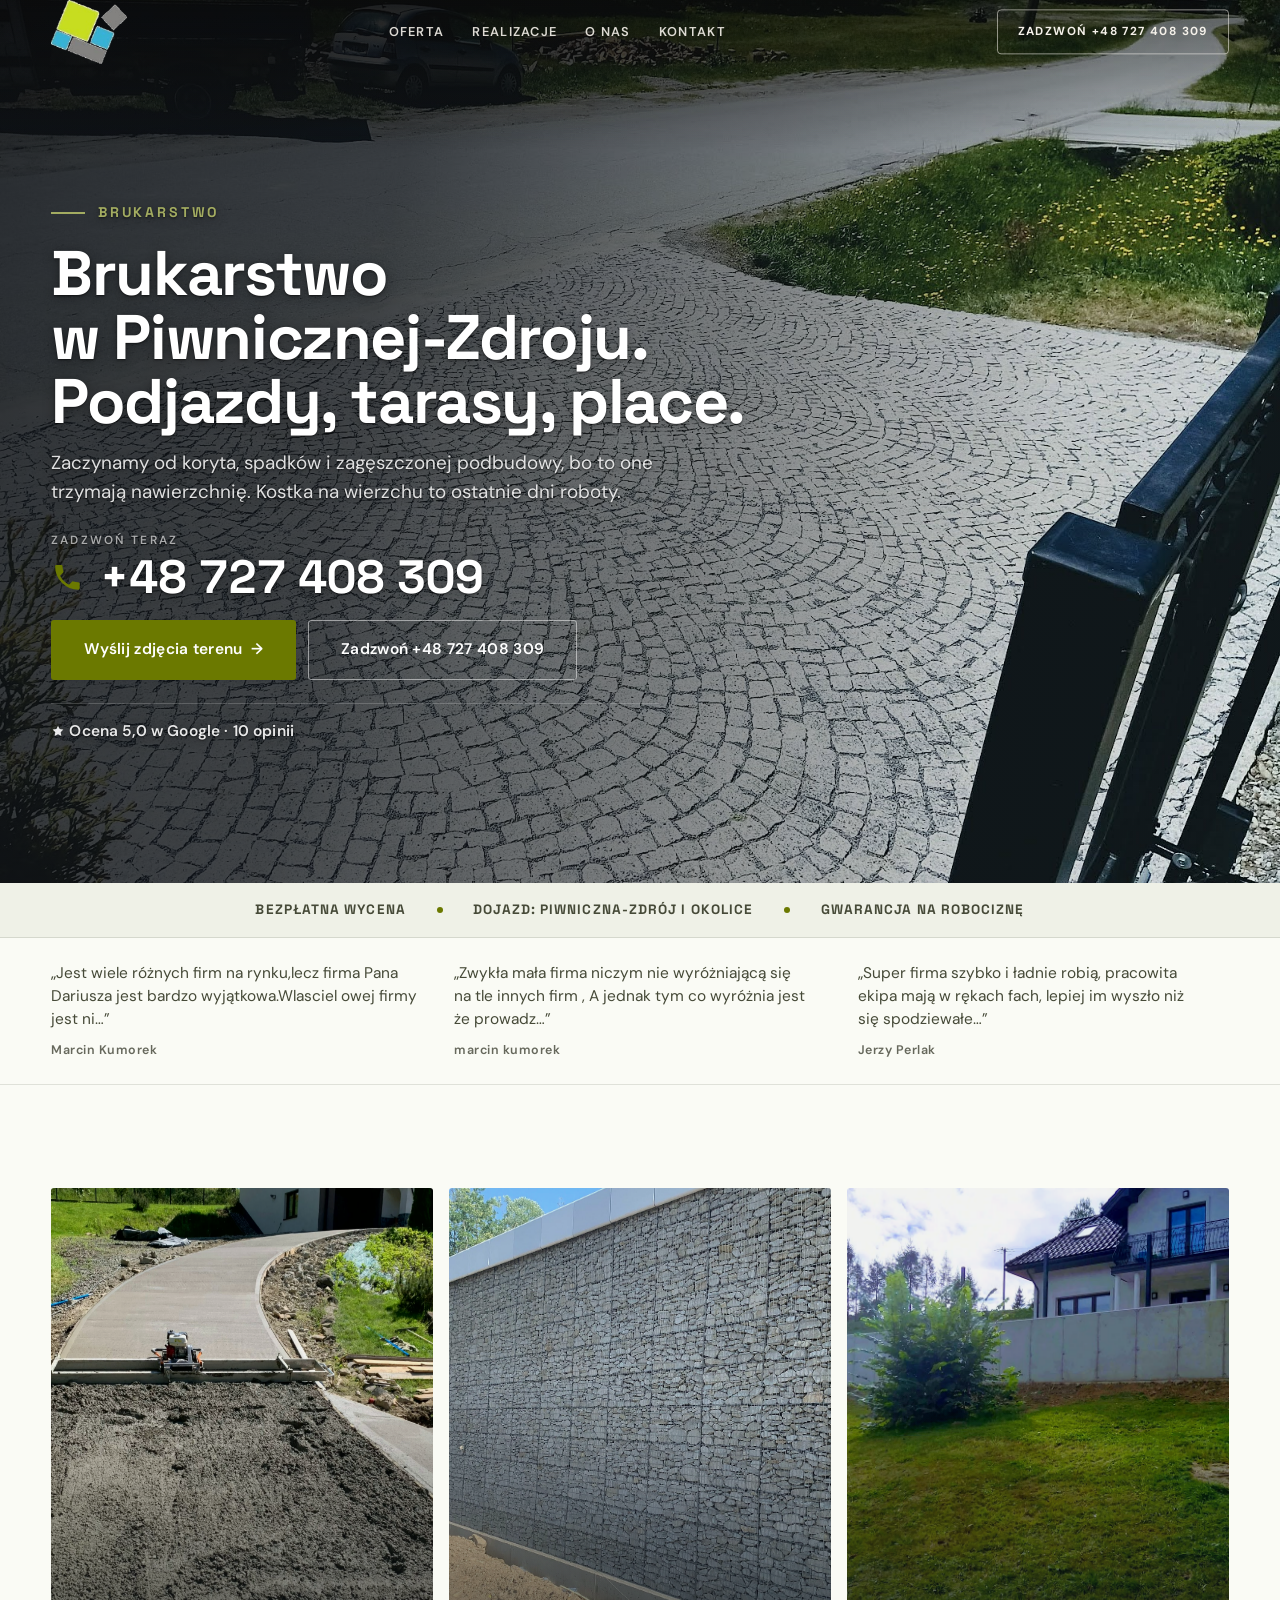
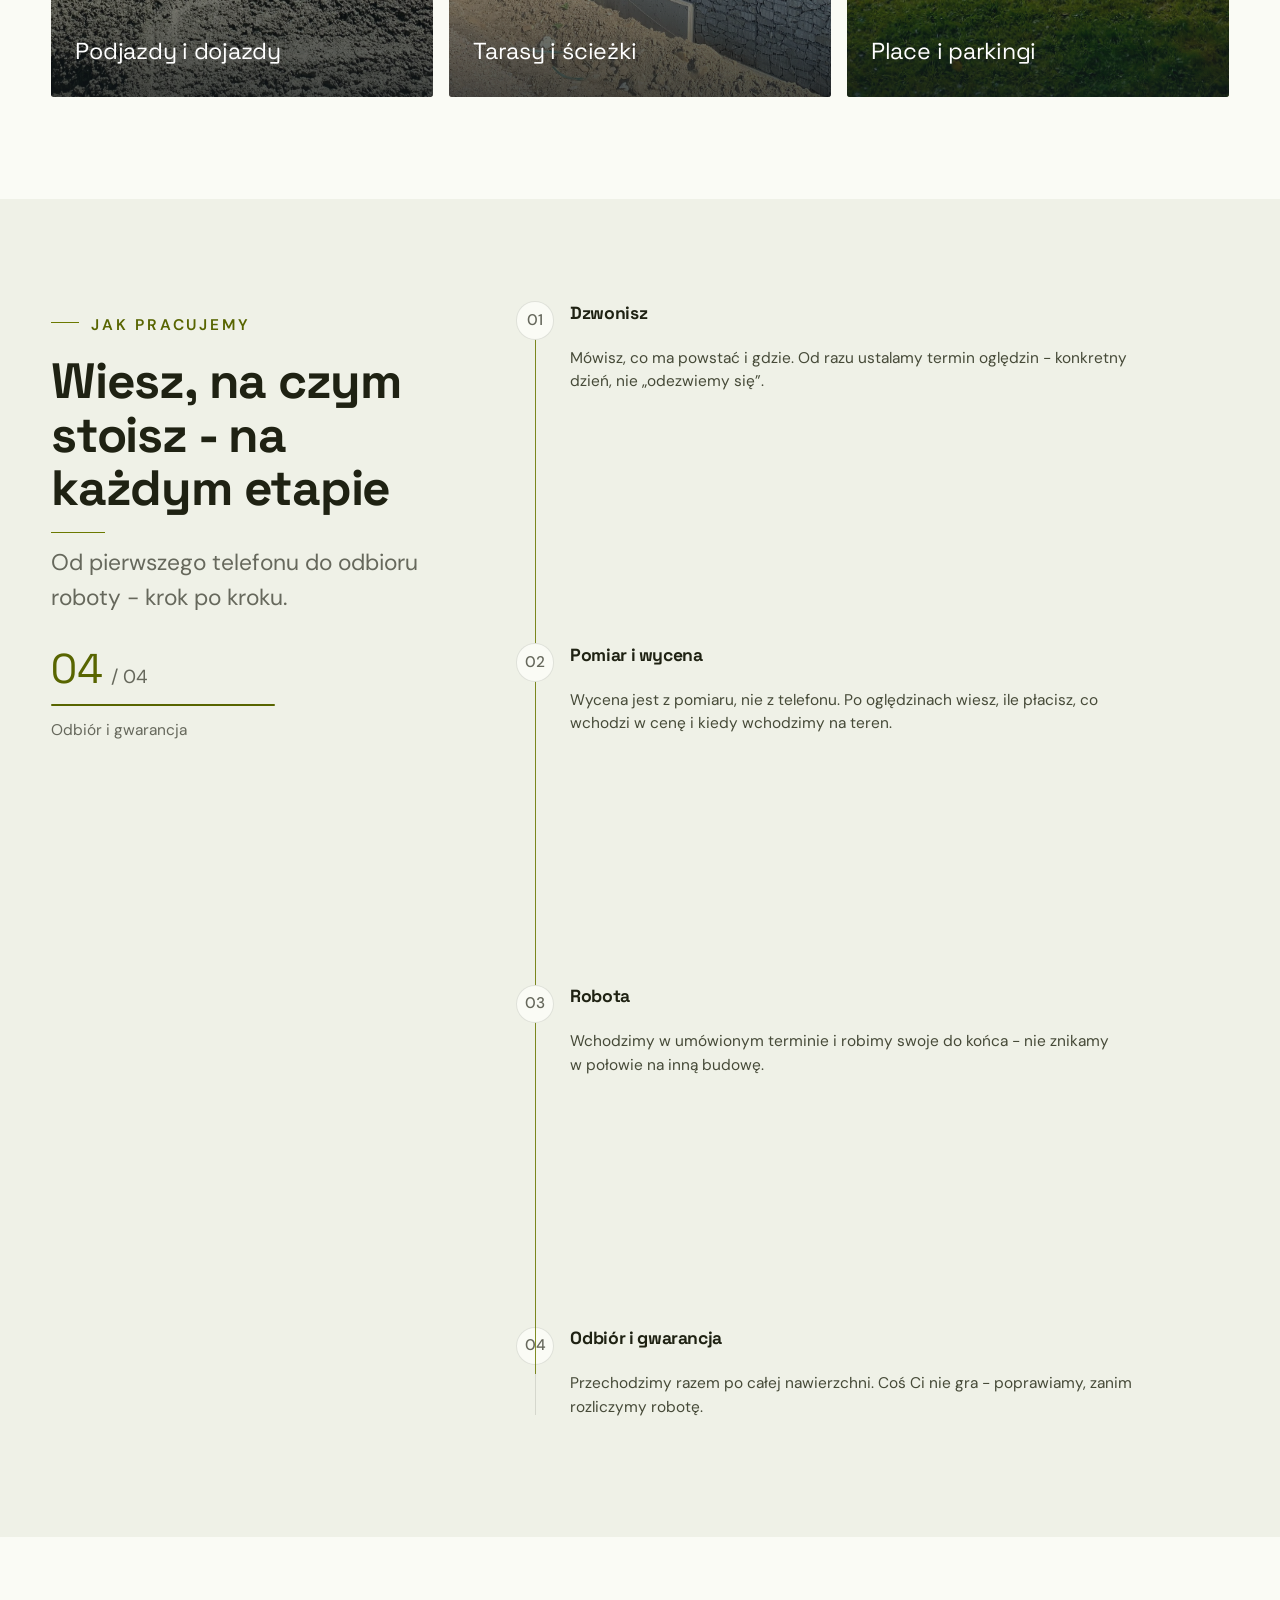
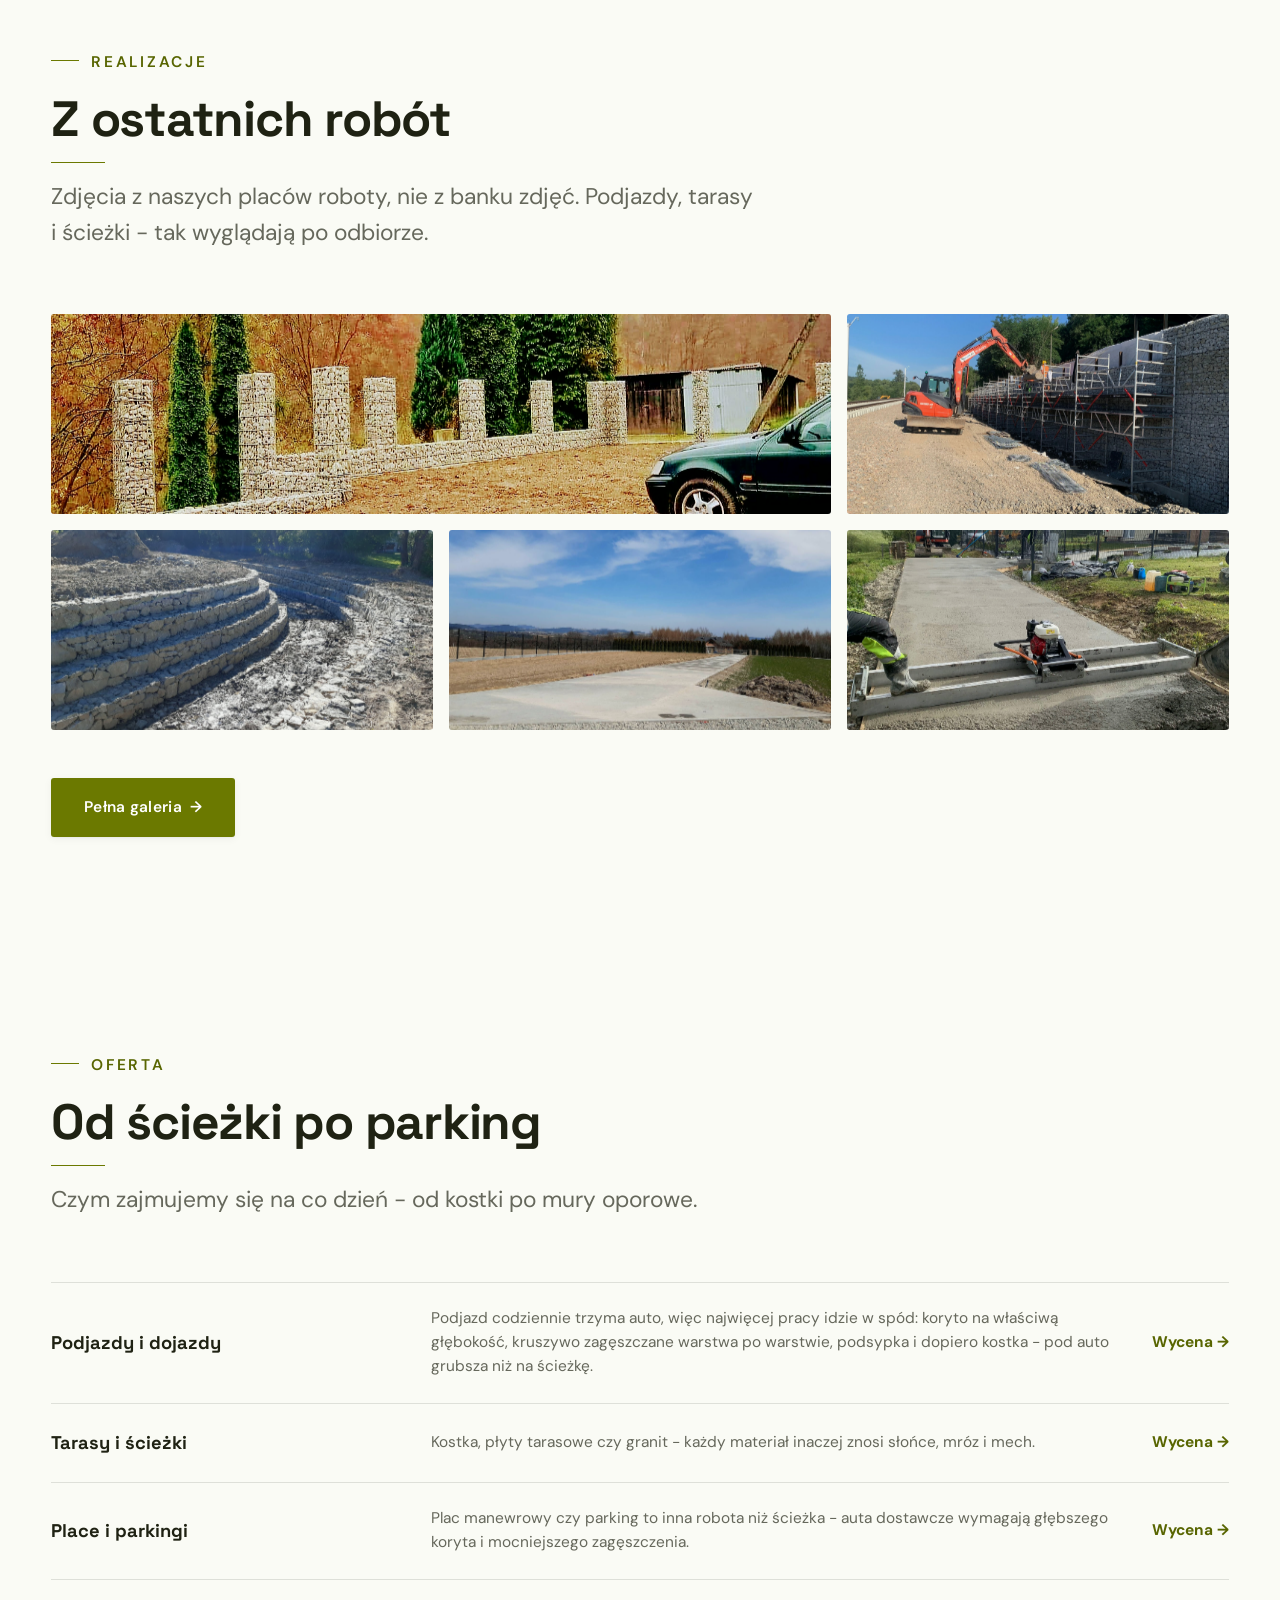
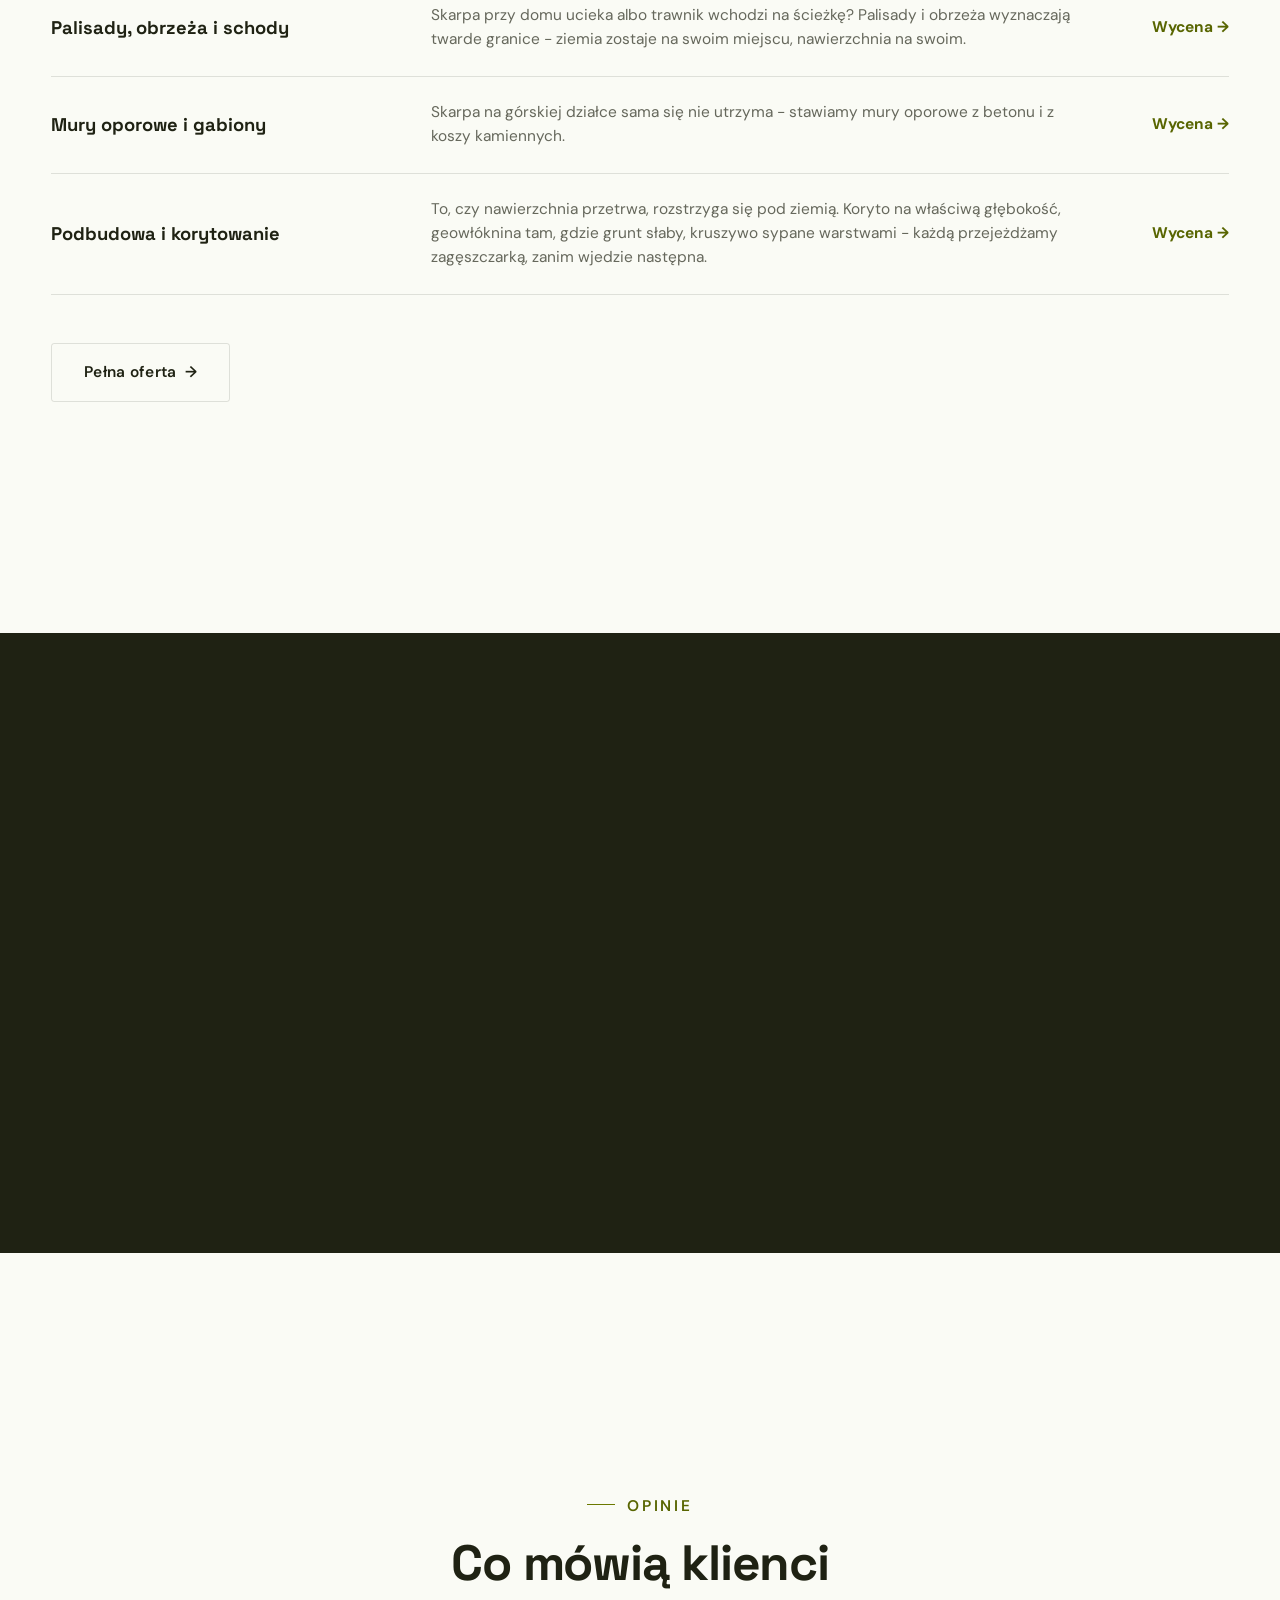
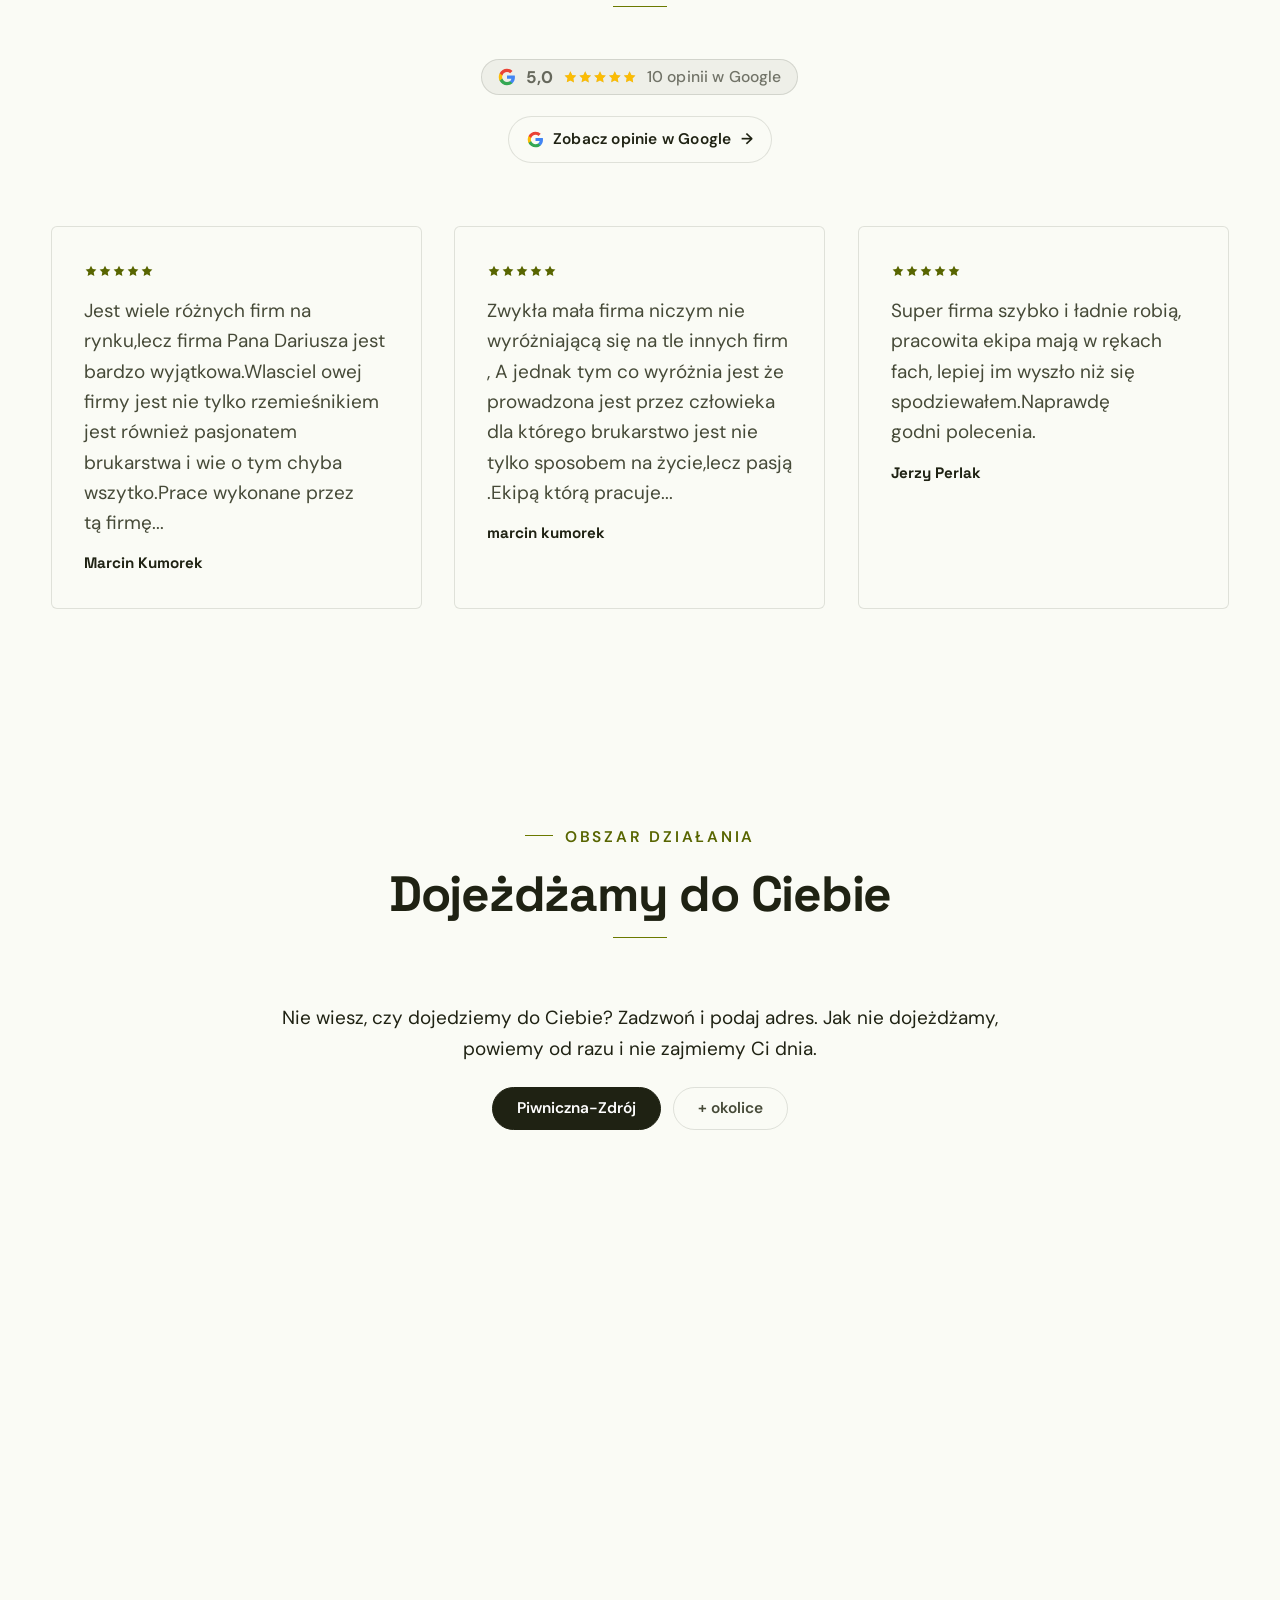
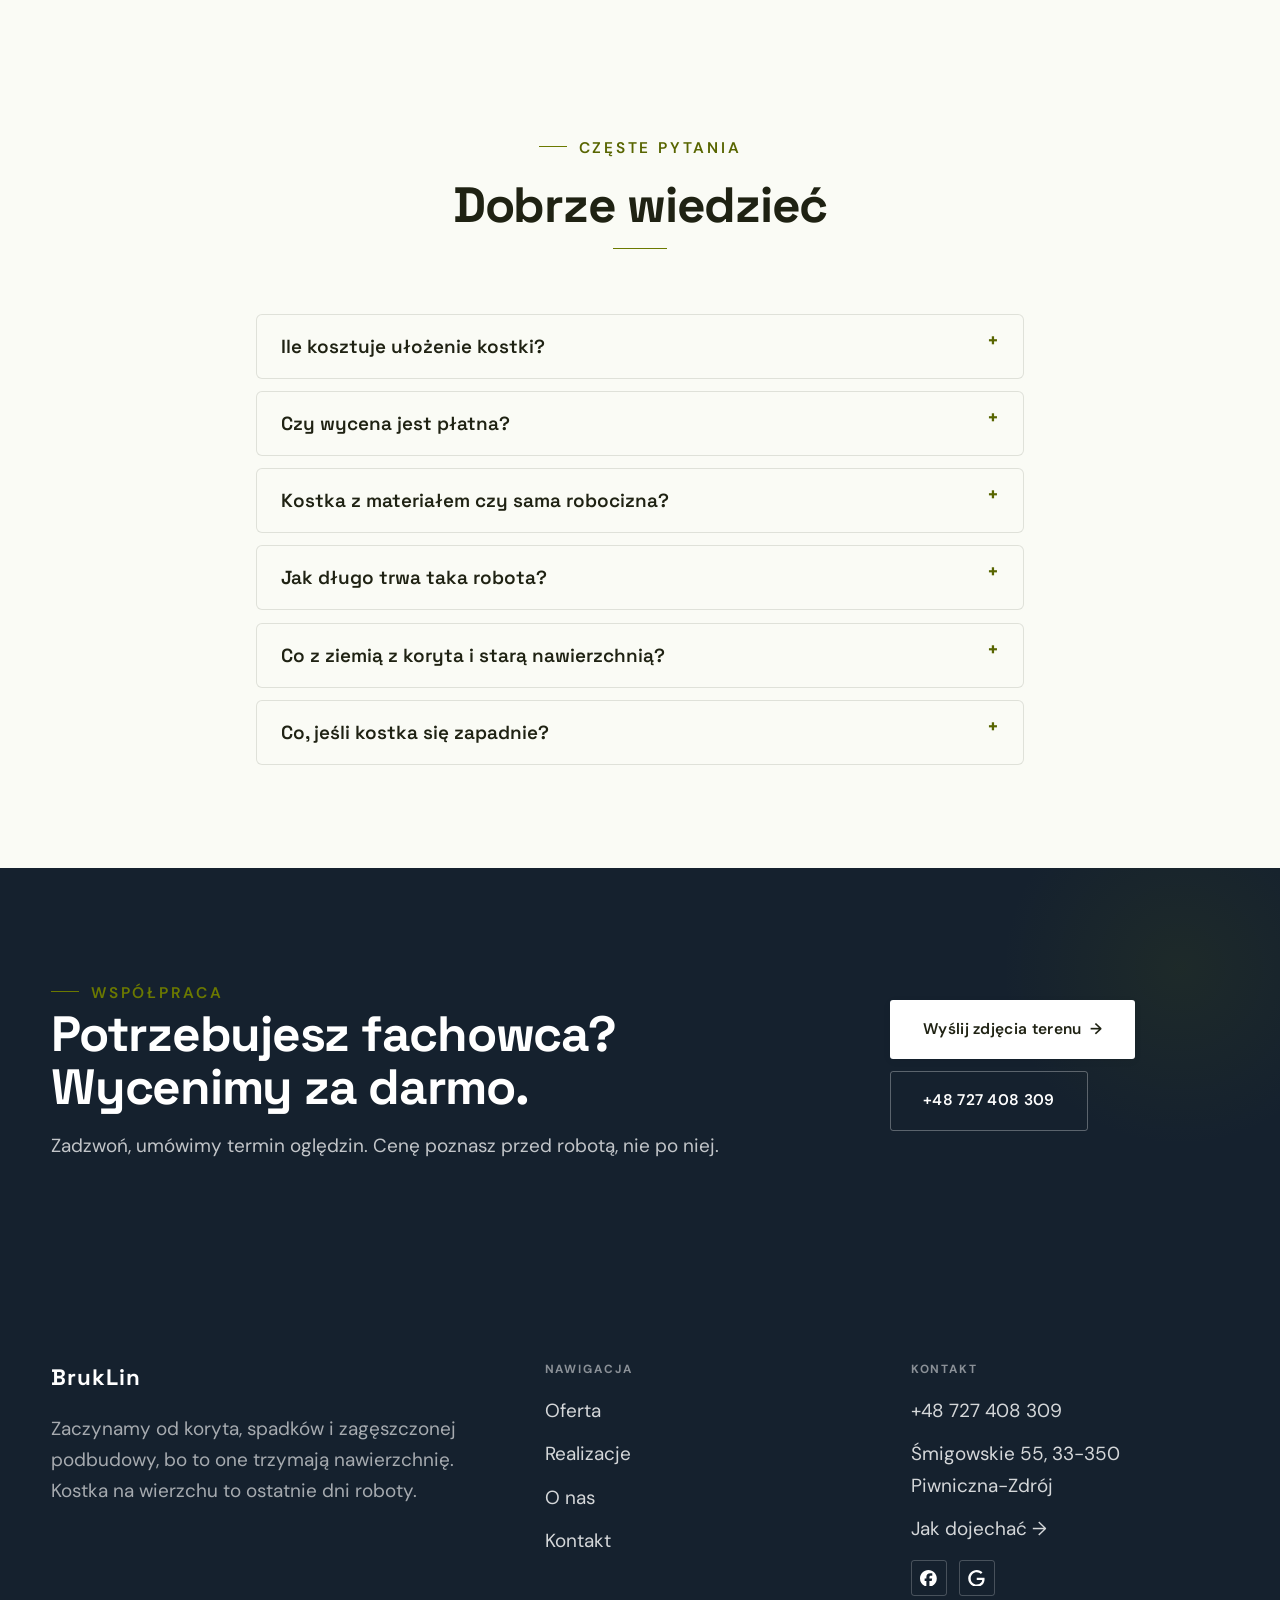
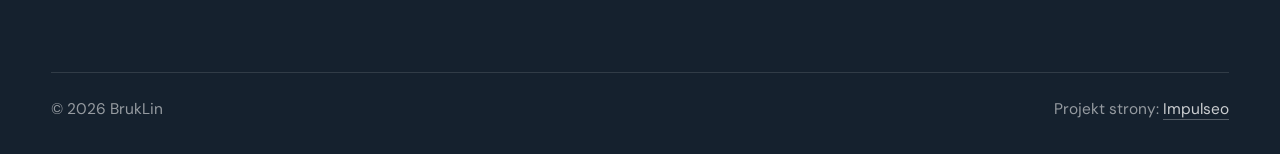
<file: index.html>
<!DOCTYPE html>
<html lang="pl">
<head>
<meta charset="UTF-8">
<meta name="viewport" content="width=device-width, initial-scale=1.0">
<title>BrukLin - brukarstwo, podjazdy i tarasy</title>
<meta name="description" content="Brukarz w Piwnicznej-Zdroju: podjazdy, tarasy, place, obrzeża i odwodnienia. Zagęszczana podbudowa, cena z pomiaru, gwarancja na robotę. Zadzwoń: +48 727 408 309.">
<link rel="canonical" href="https://kris20032.github.io/bruklin/">
<meta name="robots" content="noindex, nofollow">
<meta property="og:type" content="website">
<meta property="og:locale" content="pl_PL">
<meta property="og:site_name" content="BrukLin">
<meta property="og:title" content="BrukLin - brukarstwo, podjazdy i tarasy">
<meta property="og:description" content="Brukarz w Piwnicznej-Zdroju: podjazdy, tarasy, place, obrzeża i odwodnienia. Zagęszczana podbudowa, cena z pomiaru, gwarancja na robotę. Zadzwoń: +48 727 408 309.">
<meta property="og:url" content="https://kris20032.github.io/bruklin/">
<meta property="og:image" content="https://kris20032.github.io/bruklin/img/og.jpg">
<meta property="og:image:width" content="1200">
<meta property="og:image:height" content="630">
<meta name="twitter:card" content="summary_large_image">
<script type="application/ld+json">{"@context": "https://schema.org", "@type": "HomeAndConstructionBusiness", "name": "BrukLin", "url": "https://kris20032.github.io/bruklin/", "telephone": "+48727408309", "image": "https://kris20032.github.io/bruklin/img/og.jpg", "areaServed": "Piwniczna-Zdrój", "sameAs": ["https://maps.google.com/?cid=8186215822852453617&g_mp=Cidnb29nbGUubWFwcy5wbGFjZXMudjEuUGxhY2VzLlNlYXJjaFRleHQQAhgEIAA", "https://www.facebook.com/p/BrukLin-100054308809261/"]}</script>
<link rel="preconnect" href="https://fonts.googleapis.com">
<link rel="preconnect" href="https://fonts.gstatic.com" crossorigin>
<link href="https://fonts.googleapis.com/css2?family=Space+Grotesk:wght@500;600;700&family=DM+Sans:opsz,wght@9..40,400;9..40,500;9..40,600&display=swap" rel="stylesheet">
<link rel="stylesheet" href="assets/styles.css?v=b0bd72eb">
</head>
<body>

<header class="nav">
  <div class="wrap nav-inner">
    <a class="brand brand-has-logo" href="index.html"><img class="brand-logo" src="img/logo.png" alt="BrukLin" width="435" height="369" decoding="async"></a>
    <nav class="nav-links">
      <a href="oferta.html">Oferta</a>
      <a href="realizacje.html">Realizacje</a>
      <a href="o-nas.html">O nas</a>
      <a href="kontakt.html">Kontakt</a>
      <a href="tel:+48727408309" class="btn btn-accent">Zadzwoń +48 727 408 309</a>
    </nav>
    <button class="nav-toggle" aria-label="Menu"><span></span><span></span><span></span></button>
  </div>
</header>

<main>
<section class="hero-fach">
  <img class="hf-photo" src="img/hero.jpg" fetchpriority="high" data-rotate="img/g1.jpg|img/g2.jpg" alt="BrukLin" width="1842" height="1298">
  <div class="hf-panel">
    <div class="hf-inner">
      <span class="hf-kicker">Brukarstwo</span>
      <h1 class="hf-title">Brukarstwo w Piwnicznej-Zdroju. Podjazdy, tarasy, place. <em></em></h1>
      <p class="hf-lead">Zaczynamy od koryta, spadków i zagęszczonej podbudowy, bo to one trzymają nawierzchnię. Kostka na wierzchu to ostatnie dni roboty.</p>
      <a class="hf-phone" href="tel:+48727408309"><span class="hf-phone-lab">Zadzwoń teraz</span><span class="hf-phone-num"><svg class="ico-tel" width="16" height="16" viewBox="0 0 24 24" fill="none" aria-hidden="true"><path d="M6.6 10.8a15.5 15.5 0 0 0 6.6 6.6l2.2-2.2a1 1 0 0 1 1-.24 11.4 11.4 0 0 0 3.6.58 1 1 0 0 1 1 1V20a1 1 0 0 1-1 1A17 17 0 0 1 3 4a1 1 0 0 1 1-1h3.5a1 1 0 0 1 1 1c0 1.25.2 2.46.58 3.6a1 1 0 0 1-.25 1l-2.23 2.2Z" fill="currentColor"/></svg> +48 727 408 309</span></a>
      <div class="hf-actions">
        <a href="kontakt.html" class="btn btn-accent">Wyślij zdjęcia terenu <span class="arr">→</span></a>
        <a href="tel:+48727408309" class="btn btn-ghost hf-ghost">Zadzwoń +48 727 408 309</a>
      </div>
      <div class="hf-trust"><svg class="ico-star" width="14" height="14" viewBox="0 0 24 24" style="vertical-align:-2px" aria-hidden="true"><path d="M12 2.8l2.85 5.8 6.4.93-4.63 4.5 1.1 6.37L12 17.4l-5.72 3 1.1-6.37-4.63-4.5 6.4-.93L12 2.8Z" fill="currentColor"/></svg> Ocena 5,0 w Google · 10 opinii</div>
    </div>
  </div>
</section>
<section class="fach-promise">
  <div class="wrap">
    <ul class="fp-row reveal"><li>Bezpłatna wycena</li><li>Dojazd: Piwniczna-Zdrój i okolice</li><li>Gwarancja na robociznę</li></ul>
  </div>
</section>
<section class="opinie-mini" aria-label="Opinie klientów">
  <div class="wrap">
    <div class="om-row">
      <div class="om-item reveal"><blockquote>„Jest wiele różnych firm na rynku,lecz firma Pana Dariusza jest bardzo wyjątkowa.Wlasciel owej firmy jest ni…”</blockquote><span class="om-autor">Marcin Kumorek</span></div>
      <div class="om-item reveal"><blockquote>„Zwykła mała firma niczym nie wyróżniającą się na tle innych firm , A jednak tym co wyróżnia jest że prowadz…”</blockquote><span class="om-autor">marcin kumorek</span></div>
      <div class="om-item reveal"><blockquote>„Super firma szybko i ładnie robią, pracowita ekipa mają w rękach fach, lepiej im wyszło niż się spodziewałe…”</blockquote><span class="om-autor">Jerzy Perlak</span></div>
    </div>
  </div>
</section>
<section class="gateways-band">
  <div class="wrap">
    <div class="gateways">
      <a href="oferta.html" class="gateway reveal"><img src="img/g12.jpg" alt="Podjazdy i dojazdy" loading="lazy" width="1312" height="1928" decoding="async"><span class="g-ttl">Podjazdy i dojazdy</span></a>
      <a href="oferta.html" class="gateway reveal"><img src="img/g3.jpg" alt="Tarasy i ścieżki" loading="lazy" width="2048" height="1531" decoding="async"><span class="g-ttl">Tarasy i ścieżki</span></a>
      <a href="oferta.html" class="gateway reveal"><img src="img/g4.jpg" alt="Place i parkingi" loading="lazy" width="1600" height="1200" decoding="async"><span class="g-ttl">Place i parkingi</span></a>
    </div>
  </div>
</section>
<section class="proces proces-os fachowcy">
  <div class="wrap proc-grid">
    <div class="proc-side">
      <div class="head reveal">
        <span class="eyebrow">Jak pracujemy</span>
        <h2>Wiesz, na czym stoisz - na każdym etapie</h2>
        <p>Od pierwszego telefonu do odbioru roboty - krok po kroku.</p>
      </div>
      <div class="proc-count" aria-hidden="true"><span class="pc-cur">01</span><span class="pc-all">/ 04</span></div>
      <div class="proc-bar" aria-hidden="true"><i></i></div>
      <p class="proc-now" aria-hidden="true">Dzwonisz</p>
    </div>
    <ol class="proces-line">
      <li class="reveal"><span class="pno">01</span><h3>Dzwonisz</h3><p>Mówisz, co ma powstać i gdzie. Od razu ustalamy termin oględzin - konkretny dzień, nie „odezwiemy się”.</p></li>
      <li class="reveal"><span class="pno">02</span><h3>Pomiar i wycena</h3><p>Wycena jest z pomiaru, nie z telefonu. Po oględzinach wiesz, ile płacisz, co wchodzi w cenę i kiedy wchodzimy na teren.</p></li>
      <li class="reveal"><span class="pno">03</span><h3>Robota</h3><p>Wchodzimy w umówionym terminie i robimy swoje do końca - nie znikamy w połowie na inną budowę.</p></li>
      <li class="reveal"><span class="pno">04</span><h3>Odbiór i gwarancja</h3><p>Przechodzimy razem po całej nawierzchni. Coś Ci nie gra - poprawiamy, zanim rozliczymy robotę.</p></li>
    </ol>
  </div>
</section>
<section>
  <div class="wrap">
    <div class="head reveal">
      <span class="eyebrow">Realizacje</span>
      <h2>Z ostatnich robót</h2>
      <p>Zdjęcia z naszych placów roboty, nie z banku zdjęć. Podjazdy, tarasy i ścieżki - tak wyglądają po odbiorze.</p>
    </div>
    <div class="gallery">
      <div class="tile t-two3 reveal"><img src="img/g5.jpg" alt="BrukLin" loading="lazy" width="1168" height="657" decoding="async"></div>
      <div class="tile t-third reveal"><img src="img/g6.jpg" alt="BrukLin" loading="lazy" width="2048" height="1531" decoding="async"></div>
      <div class="tile t-third reveal"><img src="img/g7.jpg" alt="BrukLin" loading="lazy" width="1600" height="1200" decoding="async"></div>
      <div class="tile t-third reveal"><img src="img/g8.jpg" alt="BrukLin" loading="lazy" width="1600" height="1200" decoding="async"></div>
      <div class="tile t-third reveal"><img src="img/g9.jpg" alt="BrukLin" loading="lazy" width="2048" height="1807" decoding="async"></div>
    </div>
    <div style="margin-top:var(--space-7)" class="reveal"><a href="realizacje.html" class="btn btn-accent">Pełna galeria <span class="arr">→</span></a></div>
  </div>
</section>
<section class="fach-uslugi">
  <div class="wrap">
    <div class="head reveal">
      <span class="eyebrow">Oferta</span>
      <h2>Od ścieżki po parking</h2>
      <p>Czym zajmujemy się na co dzień - od kostki po mury oporowe.</p>
    </div>
    <ul class="fu-list">
      <li class="fu-row reveal"><div class="fu-name">Podjazdy i dojazdy</div><div class="fu-desc">Podjazd codziennie trzyma auto, więc najwięcej pracy idzie w spód: koryto na właściwą głębokość, kruszywo zagęszczane warstwa po warstwie, podsypka i dopiero kostka - pod auto grubsza niż na ścieżkę.</div><a class="fu-cta" href="kontakt.html">Wycena <span class="arr">→</span></a></li>
      <li class="fu-row reveal"><div class="fu-name">Tarasy i ścieżki</div><div class="fu-desc">Kostka, płyty tarasowe czy granit - każdy materiał inaczej znosi słońce, mróz i mech.</div><a class="fu-cta" href="kontakt.html">Wycena <span class="arr">→</span></a></li>
      <li class="fu-row reveal"><div class="fu-name">Place i parkingi</div><div class="fu-desc">Plac manewrowy czy parking to inna robota niż ścieżka - auta dostawcze wymagają głębszego koryta i mocniejszego zagęszczenia.</div><a class="fu-cta" href="kontakt.html">Wycena <span class="arr">→</span></a></li>
      <li class="fu-row reveal"><div class="fu-name">Palisady, obrzeża i schody</div><div class="fu-desc">Skarpa przy domu ucieka albo trawnik wchodzi na ścieżkę? Palisady i obrzeża wyznaczają twarde granice - ziemia zostaje na swoim miejscu, nawierzchnia na swoim.</div><a class="fu-cta" href="kontakt.html">Wycena <span class="arr">→</span></a></li>
      <li class="fu-row reveal"><div class="fu-name">Mury oporowe i gabiony</div><div class="fu-desc">Skarpa na górskiej działce sama się nie utrzyma - stawiamy mury oporowe z betonu i z koszy kamiennych.</div><a class="fu-cta" href="kontakt.html">Wycena <span class="arr">→</span></a></li>
      <li class="fu-row reveal"><div class="fu-name">Podbudowa i korytowanie</div><div class="fu-desc">To, czy nawierzchnia przetrwa, rozstrzyga się pod ziemią. Koryto na właściwą głębokość, geowłóknina tam, gdzie grunt słaby, kruszywo sypane warstwami - każdą przejeżdżamy zagęszczarką, zanim wjedzie następna.</div><a class="fu-cta" href="kontakt.html">Wycena <span class="arr">→</span></a></li>
    </ul>
    <div style="margin-top:var(--space-7)" class="reveal"><a href="oferta.html" class="btn btn-ghost">Pełna oferta <span class="arr">→</span></a></div>
  </div>
</section>
<section class="stopklatka" aria-hidden="true">
  <div class="stk-bg" style="background-image:url(img/g13.jpg)"></div>
</section>
<section class="opinie">
  <div class="wrap">
    <div class="head center reveal">
      <span class="eyebrow">Opinie</span>
      <h2>Co mówią klienci</h2>
    </div>
    <p class="op-meta reveal"><span class="g-badge"><svg class="gb-ico" viewBox="0 0 24 24" width="18" height="18" aria-hidden="true"><path fill="#4285F4" d="M22.56 12.25c0-.78-.07-1.53-.2-2.25H12v4.26h5.92c-.26 1.37-1.04 2.53-2.21 3.31v2.77h3.57c2.08-1.92 3.28-4.74 3.28-8.09z"/><path fill="#34A853" d="M12 23c2.97 0 5.46-.98 7.28-2.66l-3.57-2.77c-.98.66-2.23 1.06-3.71 1.06-2.86 0-5.29-1.93-6.16-4.53H2.18v2.84C3.99 20.53 7.7 23 12 23z"/><path fill="#FBBC05" d="M5.84 14.09c-.22-.66-.35-1.36-.35-2.09s.13-1.43.35-2.09V7.07H2.18C1.43 8.55 1 10.22 1 12s.43 3.45 1.18 4.93l2.85-2.22.81-.62z"/><path fill="#EA4335" d="M12 5.38c1.62 0 3.06.56 4.21 1.64l3.15-3.15C17.45 2.09 14.97 1 12 1 7.7 1 3.99 3.47 2.18 7.07l3.66 2.84c.87-2.6 3.3-4.53 6.16-4.53z"/></svg><b class="gb-ocena">5,0</b><svg class="gb-stars" viewBox="0 0 90 18" width="74" height="14.8" aria-hidden="true"><g fill="currentColor" opacity=".26"><path transform="translate(0,0)" d="M9 1.6l2.2 4.46 4.92.72-3.56 3.47.84 4.9L9 12.74l-4.4 2.31.84-4.9L1.88 6.68l4.92-.72L9 1.6Z"/><path transform="translate(18,0)" d="M9 1.6l2.2 4.46 4.92.72-3.56 3.47.84 4.9L9 12.74l-4.4 2.31.84-4.9L1.88 6.68l4.92-.72L9 1.6Z"/><path transform="translate(36,0)" d="M9 1.6l2.2 4.46 4.92.72-3.56 3.47.84 4.9L9 12.74l-4.4 2.31.84-4.9L1.88 6.68l4.92-.72L9 1.6Z"/><path transform="translate(54,0)" d="M9 1.6l2.2 4.46 4.92.72-3.56 3.47.84 4.9L9 12.74l-4.4 2.31.84-4.9L1.88 6.68l4.92-.72L9 1.6Z"/><path transform="translate(72,0)" d="M9 1.6l2.2 4.46 4.92.72-3.56 3.47.84 4.9L9 12.74l-4.4 2.31.84-4.9L1.88 6.68l4.92-.72L9 1.6Z"/></g><clipPath id="gs1000"><rect x="0" y="0" width="90.0" height="18"/></clipPath><g fill="#FBBC04" clip-path="url(#gs1000)"><path transform="translate(0,0)" d="M9 1.6l2.2 4.46 4.92.72-3.56 3.47.84 4.9L9 12.74l-4.4 2.31.84-4.9L1.88 6.68l4.92-.72L9 1.6Z"/><path transform="translate(18,0)" d="M9 1.6l2.2 4.46 4.92.72-3.56 3.47.84 4.9L9 12.74l-4.4 2.31.84-4.9L1.88 6.68l4.92-.72L9 1.6Z"/><path transform="translate(36,0)" d="M9 1.6l2.2 4.46 4.92.72-3.56 3.47.84 4.9L9 12.74l-4.4 2.31.84-4.9L1.88 6.68l4.92-.72L9 1.6Z"/><path transform="translate(54,0)" d="M9 1.6l2.2 4.46 4.92.72-3.56 3.47.84 4.9L9 12.74l-4.4 2.31.84-4.9L1.88 6.68l4.92-.72L9 1.6Z"/><path transform="translate(72,0)" d="M9 1.6l2.2 4.46 4.92.72-3.56 3.47.84 4.9L9 12.74l-4.4 2.31.84-4.9L1.88 6.68l4.92-.72L9 1.6Z"/></g></svg><span class="gb-txt">10 opinii w Google</span></span></p>
    <p class="op-meta reveal"><a class="op-google" href="https://maps.google.com/?cid=8186215822852453617&amp;g_mp=Cidnb29nbGUubWFwcy5wbGFjZXMudjEuUGxhY2VzLlNlYXJjaFRleHQQAhgEIAA" target="_blank" rel="noopener"><svg class="op-g-ico" viewBox="0 0 24 24" width="17" height="17" aria-hidden="true"><path fill="#4285F4" d="M22.56 12.25c0-.78-.07-1.53-.2-2.25H12v4.26h5.92c-.26 1.37-1.04 2.53-2.21 3.31v2.77h3.57c2.08-1.92 3.28-4.74 3.28-8.09z"/><path fill="#34A853" d="M12 23c2.97 0 5.46-.98 7.28-2.66l-3.57-2.77c-.98.66-2.23 1.06-3.71 1.06-2.86 0-5.29-1.93-6.16-4.53H2.18v2.84C3.99 20.53 7.7 23 12 23z"/><path fill="#FBBC05" d="M5.84 14.09c-.22-.66-.35-1.36-.35-2.09s.13-1.43.35-2.09V7.07H2.18C1.43 8.55 1 10.22 1 12s.43 3.45 1.18 4.93l2.85-2.22.81-.62z"/><path fill="#EA4335" d="M12 5.38c1.62 0 3.06.56 4.21 1.64l3.15-3.15C17.45 2.09 14.97 1 12 1 7.7 1 3.99 3.47 2.18 7.07l3.66 2.84c.87-2.6 3.3-4.53 6.16-4.53z"/></svg><span>Zobacz opinie w Google</span><span class="arr">→</span></a></p>
    <div class="opinie-grid">
      <figure class="op-card reveal"><span class="op-star"><svg class="ico-star" width="14" height="14" viewBox="0 0 24 24" style="vertical-align:-2px" aria-hidden="true"><path d="M12 2.8l2.85 5.8 6.4.93-4.63 4.5 1.1 6.37L12 17.4l-5.72 3 1.1-6.37-4.63-4.5 6.4-.93L12 2.8Z" fill="currentColor"/></svg><svg class="ico-star" width="14" height="14" viewBox="0 0 24 24" style="vertical-align:-2px" aria-hidden="true"><path d="M12 2.8l2.85 5.8 6.4.93-4.63 4.5 1.1 6.37L12 17.4l-5.72 3 1.1-6.37-4.63-4.5 6.4-.93L12 2.8Z" fill="currentColor"/></svg><svg class="ico-star" width="14" height="14" viewBox="0 0 24 24" style="vertical-align:-2px" aria-hidden="true"><path d="M12 2.8l2.85 5.8 6.4.93-4.63 4.5 1.1 6.37L12 17.4l-5.72 3 1.1-6.37-4.63-4.5 6.4-.93L12 2.8Z" fill="currentColor"/></svg><svg class="ico-star" width="14" height="14" viewBox="0 0 24 24" style="vertical-align:-2px" aria-hidden="true"><path d="M12 2.8l2.85 5.8 6.4.93-4.63 4.5 1.1 6.37L12 17.4l-5.72 3 1.1-6.37-4.63-4.5 6.4-.93L12 2.8Z" fill="currentColor"/></svg><svg class="ico-star" width="14" height="14" viewBox="0 0 24 24" style="vertical-align:-2px" aria-hidden="true"><path d="M12 2.8l2.85 5.8 6.4.93-4.63 4.5 1.1 6.37L12 17.4l-5.72 3 1.1-6.37-4.63-4.5 6.4-.93L12 2.8Z" fill="currentColor"/></svg></span><blockquote>Jest wiele różnych firm na rynku,lecz firma Pana Dariusza jest bardzo wyjątkowa.Wlasciel owej firmy jest nie tylko rzemieśnikiem jest również pasjonatem brukarstwa i wie o tym chyba wszytko.Prace wykonane przez tą firmę...</blockquote><span class="op-autor">Marcin Kumorek</span></figure>
      <figure class="op-card reveal"><span class="op-star"><svg class="ico-star" width="14" height="14" viewBox="0 0 24 24" style="vertical-align:-2px" aria-hidden="true"><path d="M12 2.8l2.85 5.8 6.4.93-4.63 4.5 1.1 6.37L12 17.4l-5.72 3 1.1-6.37-4.63-4.5 6.4-.93L12 2.8Z" fill="currentColor"/></svg><svg class="ico-star" width="14" height="14" viewBox="0 0 24 24" style="vertical-align:-2px" aria-hidden="true"><path d="M12 2.8l2.85 5.8 6.4.93-4.63 4.5 1.1 6.37L12 17.4l-5.72 3 1.1-6.37-4.63-4.5 6.4-.93L12 2.8Z" fill="currentColor"/></svg><svg class="ico-star" width="14" height="14" viewBox="0 0 24 24" style="vertical-align:-2px" aria-hidden="true"><path d="M12 2.8l2.85 5.8 6.4.93-4.63 4.5 1.1 6.37L12 17.4l-5.72 3 1.1-6.37-4.63-4.5 6.4-.93L12 2.8Z" fill="currentColor"/></svg><svg class="ico-star" width="14" height="14" viewBox="0 0 24 24" style="vertical-align:-2px" aria-hidden="true"><path d="M12 2.8l2.85 5.8 6.4.93-4.63 4.5 1.1 6.37L12 17.4l-5.72 3 1.1-6.37-4.63-4.5 6.4-.93L12 2.8Z" fill="currentColor"/></svg><svg class="ico-star" width="14" height="14" viewBox="0 0 24 24" style="vertical-align:-2px" aria-hidden="true"><path d="M12 2.8l2.85 5.8 6.4.93-4.63 4.5 1.1 6.37L12 17.4l-5.72 3 1.1-6.37-4.63-4.5 6.4-.93L12 2.8Z" fill="currentColor"/></svg></span><blockquote>Zwykła mała firma niczym nie wyróżniającą się na tle innych firm , A jednak tym co wyróżnia jest że prowadzona jest przez człowieka dla którego brukarstwo jest nie tylko sposobem na życie,lecz pasją .Ekipą którą pracuje...</blockquote><span class="op-autor">marcin kumorek</span></figure>
      <figure class="op-card reveal"><span class="op-star"><svg class="ico-star" width="14" height="14" viewBox="0 0 24 24" style="vertical-align:-2px" aria-hidden="true"><path d="M12 2.8l2.85 5.8 6.4.93-4.63 4.5 1.1 6.37L12 17.4l-5.72 3 1.1-6.37-4.63-4.5 6.4-.93L12 2.8Z" fill="currentColor"/></svg><svg class="ico-star" width="14" height="14" viewBox="0 0 24 24" style="vertical-align:-2px" aria-hidden="true"><path d="M12 2.8l2.85 5.8 6.4.93-4.63 4.5 1.1 6.37L12 17.4l-5.72 3 1.1-6.37-4.63-4.5 6.4-.93L12 2.8Z" fill="currentColor"/></svg><svg class="ico-star" width="14" height="14" viewBox="0 0 24 24" style="vertical-align:-2px" aria-hidden="true"><path d="M12 2.8l2.85 5.8 6.4.93-4.63 4.5 1.1 6.37L12 17.4l-5.72 3 1.1-6.37-4.63-4.5 6.4-.93L12 2.8Z" fill="currentColor"/></svg><svg class="ico-star" width="14" height="14" viewBox="0 0 24 24" style="vertical-align:-2px" aria-hidden="true"><path d="M12 2.8l2.85 5.8 6.4.93-4.63 4.5 1.1 6.37L12 17.4l-5.72 3 1.1-6.37-4.63-4.5 6.4-.93L12 2.8Z" fill="currentColor"/></svg><svg class="ico-star" width="14" height="14" viewBox="0 0 24 24" style="vertical-align:-2px" aria-hidden="true"><path d="M12 2.8l2.85 5.8 6.4.93-4.63 4.5 1.1 6.37L12 17.4l-5.72 3 1.1-6.37-4.63-4.5 6.4-.93L12 2.8Z" fill="currentColor"/></svg></span><blockquote>Super firma szybko i ładnie robią, pracowita ekipa mają w rękach fach, lepiej im wyszło niż się spodziewałem.Naprawdę godni polecenia.</blockquote><span class="op-autor">Jerzy Perlak</span></figure>
    </div>
  </div>
</section>
<section class="obszar">
  <div class="wrap">
    <div class="head center reveal">
      <span class="eyebrow">Obszar działania</span>
      <h2>Dojeżdżamy do Ciebie</h2>
    </div>
    <p class="obszar-txt reveal" style="text-align:center;max-width:60ch;margin:0 auto 1.4rem">Nie wiesz, czy dojedziemy do Ciebie? Zadzwoń i podaj adres. Jak nie dojeżdżamy, powiemy od razu i nie zajmiemy Ci dnia.</p>
    <ul class="obszar-list reveal"><li class="is-home">Piwniczna-Zdrój</li><li>+ okolice</li></ul>
    <div class="obszar-mapa reveal" style="margin-top:var(--space-7)">
      <iframe title="Obszar działania - Piwniczna-Zdrój i okolice" src="https://maps.google.com/maps?q=BrukLin%20Piwniczna-Zdr%C3%B3j&amp;z=11&amp;output=embed" loading="lazy" referrerpolicy="no-referrer-when-downgrade" style="width:100%;height:clamp(280px,38vh,420px);border:0;display:block;border-radius:var(--r-md)"></iframe>
    </div>
  </div>
</section>
<section class="faq-klinika">
  <div class="wrap">
    <div class="head center reveal">
      <span class="eyebrow">Częste pytania</span>
      <h2>Dobrze wiedzieć</h2>
    </div>
    <div class="faq-list">
      <details class="faq-item reveal"><summary>Ile kosztuje ułożenie kostki?</summary><p>Zależy od terenu i materiału - inna cena wychodzi na piasku, inna tam, gdzie trzeba głębiej korytować i wywozić ziemię. Dlatego cenę podajemy dopiero po pomiarze - i w trakcie roboty ona już nie rośnie.</p></details>
      <details class="faq-item reveal"><summary>Czy wycena jest płatna?</summary><p>Nie. Za przyjazd i pomiar w Piwnicznej-Zdroju i najbliższej okolicy nie płacisz. Decyzję podejmujesz po poznaniu ceny, nie przed.</p></details>
      <details class="faq-item reveal"><summary>Kostka z materiałem czy sama robocizna?</summary><p>Oba układy są w porządku. Z materiałem od nas masz jedną cenę i jednego odpowiedzialnego za całość; z powierzonym - najpierw go obejrzymy, bo nie każda kostka nadaje się pod auto.</p></details>
      <details class="faq-item reveal"><summary>Jak długo trwa taka robota?</summary><p>Zależy od powierzchni i od tego, ile jest korytowania. Konkretny termin - od wejścia do odbioru - podajemy przy wycenie i tego się trzymamy. Ulewa potrafi przesunąć zagęszczanie o dzień; wtedy mówimy od razu, nie po fakcie.</p></details>
      <details class="faq-item reveal"><summary>Co z ziemią z koryta i starą nawierzchnią?</summary><p>Starą nawierzchnię rozbieramy i wywozimy, a kostkę w dobrym stanie można odzyskać i ułożyć ponownie - to realna oszczędność na materiale. Co się da odzyskać, mówimy przy pomiarze.</p></details>
      <details class="faq-item reveal"><summary>Co, jeśli kostka się zapadnie?</summary><p>Dobrze zagęszczona podbudowa nie siada - ale jak coś się ruszy, wracamy i poprawiamy. Nasza wina - robimy za darmo; wjechało tam coś dużo cięższego, niż ustalaliśmy - mówimy wprost, co i za ile.</p></details>
    </div>
  </div>
</section>
<section class="cta">
  <div class="wrap">
    <div class="reveal">
      <span class="eyebrow">Współpraca</span>
      <h2>Potrzebujesz fachowca? Wycenimy za darmo.</h2>
      <p>Zadzwoń, umówimy termin oględzin. Cenę poznasz przed robotą, nie po niej.</p>
    </div>
    <div class="cta-actions reveal">
      <a href="kontakt.html" class="btn btn-light">Wyślij zdjęcia terenu <span class="arr">→</span></a>
      <a href="tel:+48727408309" class="btn btn-ghost btn-ghost-cta">+48 727 408 309</a>
    </div>
  </div>
</section>
</main>

<footer>
  <div class="wrap">
    <div class="foot-grid">
      <div class="foot-brand">
        <div class="name">BrukLin</div>
        <p>Zaczynamy od koryta, spadków i zagęszczonej podbudowy, bo to one trzymają nawierzchnię. Kostka na wierzchu to ostatnie dni roboty.</p>
      </div>
      <div class="foot-col">
        <h4>Nawigacja</h4>
        <a href="oferta.html">Oferta</a>
        <a href="realizacje.html">Realizacje</a>
        <a href="o-nas.html">O nas</a>
        <a href="kontakt.html">Kontakt</a>
      </div>
      <div class="foot-col">
        <h4>Kontakt</h4>
        <a href="tel:+48727408309">+48 727 408 309</a>
        <p>Śmigowskie 55, 33-350 Piwniczna-Zdrój</p>
        <a href="https://maps.google.com/?cid=8186215822852453617&g_mp=Cidnb29nbGUubWFwcy5wbGFjZXMudjEuUGxhY2VzLlNlYXJjaFRleHQQAhgEIAA" target="_blank" rel="noopener">Jak dojechać →</a>
      <div class="foot-soc">
        <a class="soc" href="https://www.facebook.com/p/BrukLin-100054308809261/" target="_blank" rel="noopener" aria-label="Facebook - BrukLin"><svg viewBox="0 0 24 24" aria-hidden="true" focusable="false"><path d="M9.101 23.691v-7.98H6.627v-3.667h2.474v-1.58c0-4.085 1.848-5.978 5.858-5.978.401 0 .955.042 1.468.103a8.68 8.68 0 0 1 1.141.195v3.325a8.623 8.623 0 0 0-.653-.036 26.805 26.805 0 0 0-.733-.009c-.707 0-1.259.096-1.675.309a1.686 1.686 0 0 0-.679.622c-.258.42-.374.995-.374 1.752v1.297h3.919l-.386 2.103-.287 1.564h-3.246v8.245C19.396 23.238 24 18.179 24 12.044c0-6.627-5.373-12-12-12s-12 5.373-12 12c0 5.628 3.874 10.35 9.101 11.647Z" fill="currentColor"/></svg></a>
        <a class="soc" href="https://maps.google.com/?cid=8186215822852453617&g_mp=Cidnb29nbGUubWFwcy5wbGFjZXMudjEuUGxhY2VzLlNlYXJjaFRleHQQAhgEIAA" target="_blank" rel="noopener" aria-label="Google - BrukLin"><svg viewBox="0 0 24 24" aria-hidden="true" focusable="false"><path d="M12.48 10.92v3.28h7.84c-.24 1.84-.853 3.187-1.787 4.133-1.147 1.147-2.933 2.4-6.053 2.4-4.827 0-8.6-3.893-8.6-8.72s3.773-8.72 8.6-8.72c2.6 0 4.507 1.027 5.907 2.347l2.307-2.307C18.747 1.44 16.133 0 12.48 0 5.867 0 .307 5.387.307 12s5.56 12 12.173 12c3.573 0 6.267-1.173 8.373-3.36 2.16-2.16 2.84-5.213 2.84-7.667 0-.76-.053-1.467-.173-2.053H12.48z" fill="currentColor"/></svg></a>
      </div>
      </div>
    </div>
    <div class="foot-bot">
      <span>© 2026 BrukLin</span>
      <span>Projekt strony: <a class="foot-credit" href="https://impulseo.pl" target="_blank" rel="noopener">Impulseo</a></span>
    </div>
  </div>
</footer>
<div class="sticky-call"><a class="sc-call" href="tel:+48727408309"><svg class="ico-tel" width="16" height="16" viewBox="0 0 24 24" fill="none" aria-hidden="true"><path d="M6.6 10.8a15.5 15.5 0 0 0 6.6 6.6l2.2-2.2a1 1 0 0 1 1-.24 11.4 11.4 0 0 0 3.6.58 1 1 0 0 1 1 1V20a1 1 0 0 1-1 1A17 17 0 0 1 3 4a1 1 0 0 1 1-1h3.5a1 1 0 0 1 1 1c0 1.25.2 2.46.58 3.6a1 1 0 0 1-.25 1l-2.23 2.2Z" fill="currentColor"/></svg> Zadzwoń</a><a class="sc-quote" href="kontakt.html">Wyślij zdjęcia terenu</a></div>
<div class="demo-wazne" data-do="2026-10-12" data-cykl="3" hidden><svg class="dw-ico" width="13" height="13" viewBox="0 0 24 24" fill="none" aria-hidden="true"><circle cx="12" cy="12" r="8.6" stroke="currentColor" stroke-width="1.8"/><path d="M12 7.2V12l3.3 2" stroke="currentColor" stroke-width="1.8" stroke-linecap="round"/></svg><span class="dw-txt"></span></div>

<script src="assets/main.js"></script>
</body>
</html>
</file>
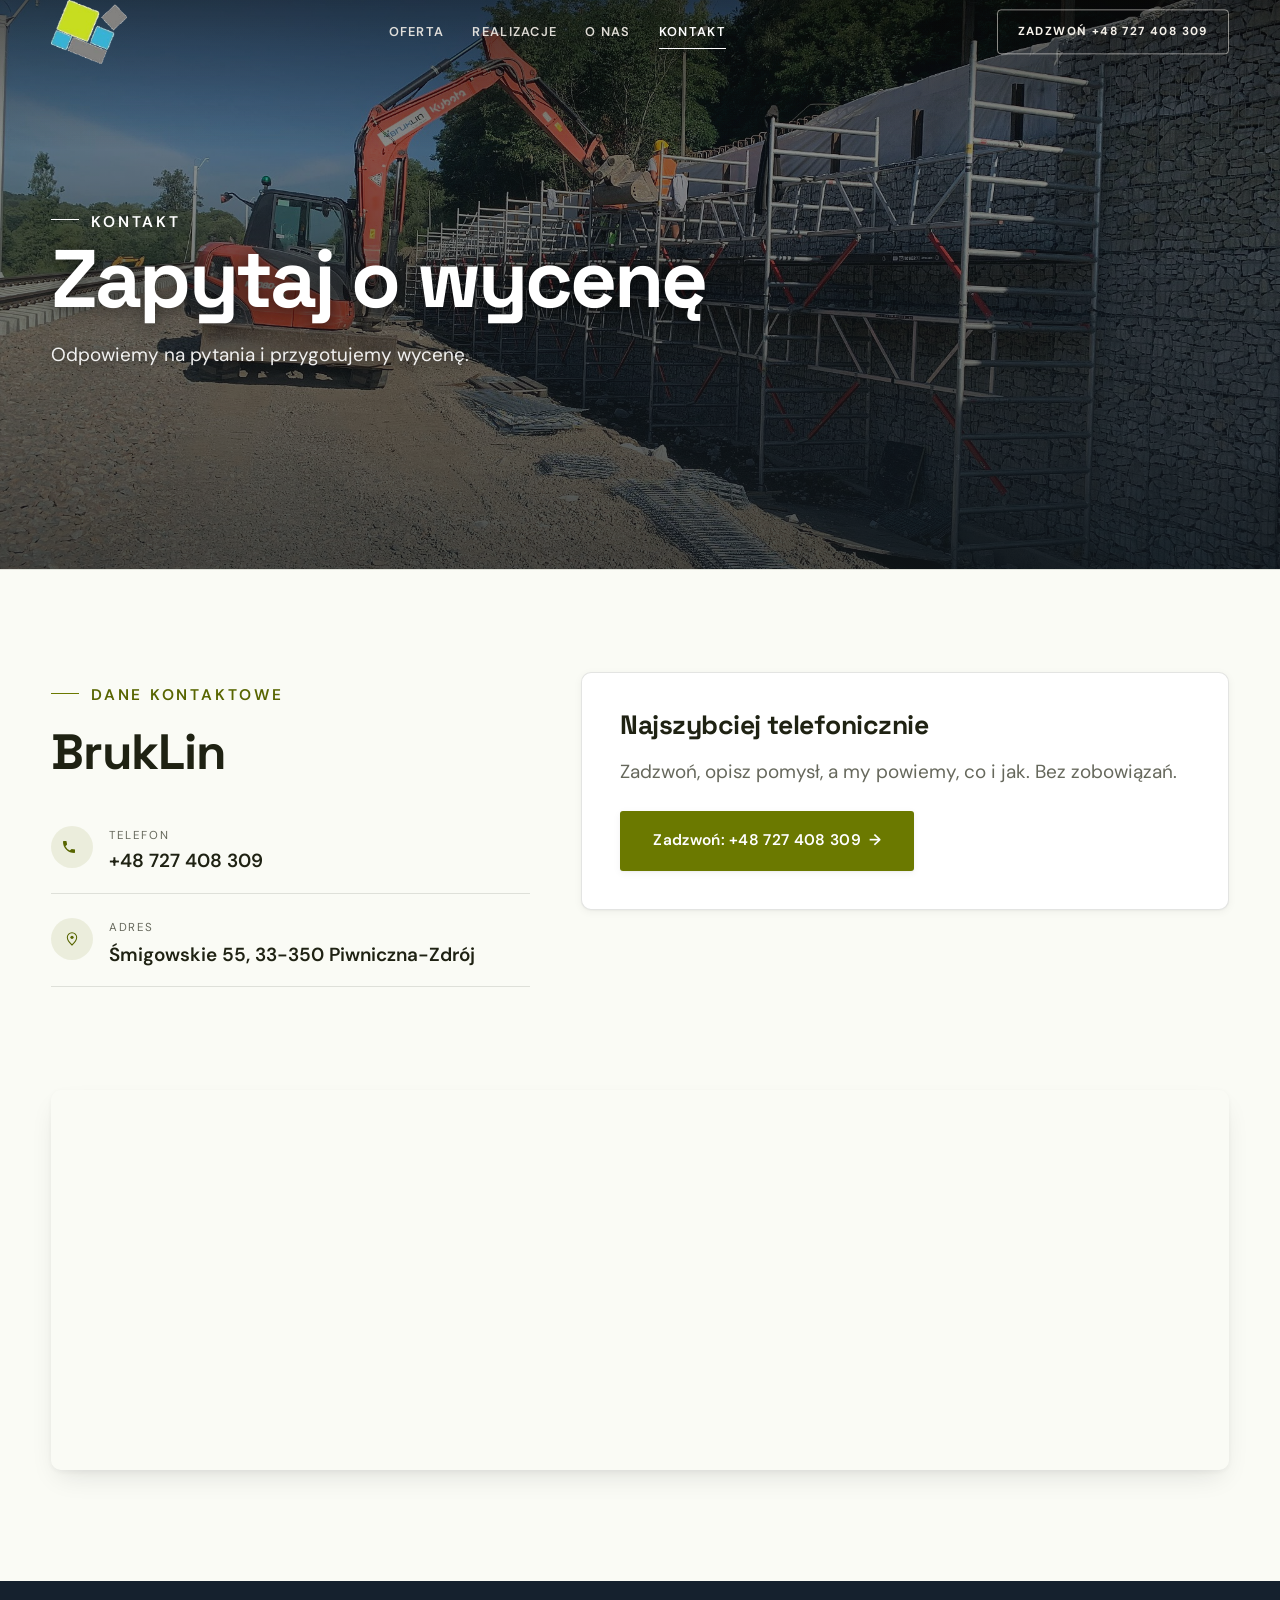
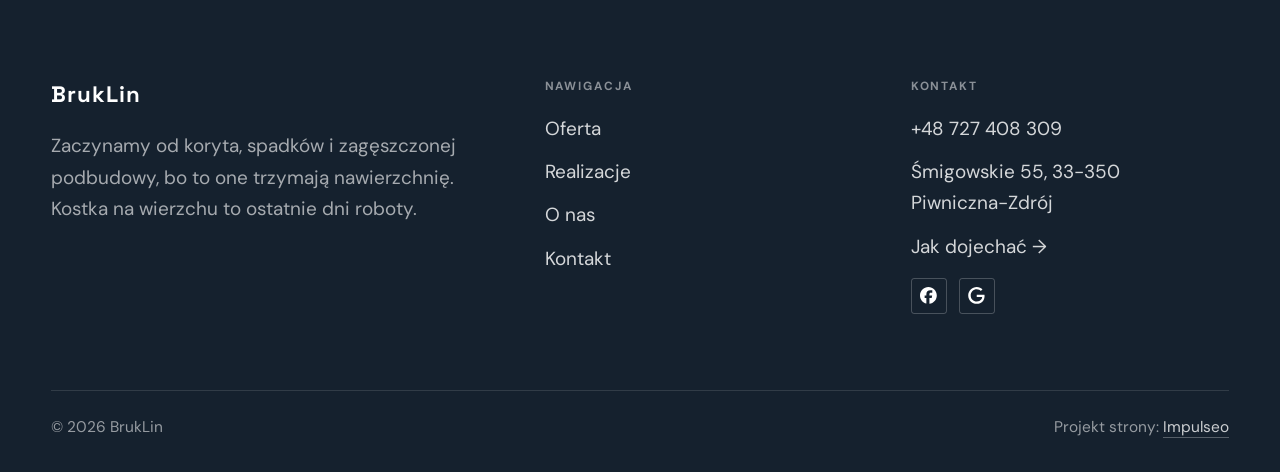
<file: kontakt.html>
<!DOCTYPE html>
<html lang="pl">
<head>
<meta charset="UTF-8">
<meta name="viewport" content="width=device-width, initial-scale=1.0">
<title>Kontakt - BrukLin</title>
<meta name="description" content="Kontakt BrukLin - Śmigowskie 55, 33-350 Piwniczna-Zdrój">
<link rel="canonical" href="https://kris20032.github.io/bruklin/kontakt.html">
<meta name="robots" content="noindex, nofollow">
<meta property="og:type" content="website">
<meta property="og:locale" content="pl_PL">
<meta property="og:site_name" content="BrukLin">
<meta property="og:title" content="Kontakt - BrukLin">
<meta property="og:description" content="Kontakt BrukLin - Śmigowskie 55, 33-350 Piwniczna-Zdrój">
<meta property="og:url" content="https://kris20032.github.io/bruklin/kontakt.html">
<meta property="og:image" content="https://kris20032.github.io/bruklin/img/og.jpg">
<meta property="og:image:width" content="1200">
<meta property="og:image:height" content="630">
<meta name="twitter:card" content="summary_large_image">
<link rel="preconnect" href="https://fonts.googleapis.com">
<link rel="preconnect" href="https://fonts.gstatic.com" crossorigin>
<link href="https://fonts.googleapis.com/css2?family=Space+Grotesk:wght@500;600;700&family=DM+Sans:opsz,wght@9..40,400;9..40,500;9..40,600&display=swap" rel="stylesheet">
<link rel="stylesheet" href="assets/styles.css?v=b0bd72eb">
</head>
<body>

<header class="nav">
  <div class="wrap nav-inner">
    <a class="brand brand-has-logo" href="index.html"><img class="brand-logo" src="img/logo.png" alt="BrukLin" width="435" height="369" decoding="async"></a>
    <nav class="nav-links">
      <a href="oferta.html">Oferta</a>
      <a href="realizacje.html">Realizacje</a>
      <a href="o-nas.html">O nas</a>
      <a href="kontakt.html" class="active" aria-current="page">Kontakt</a>
      <a href="tel:+48727408309" class="btn btn-accent">Zadzwoń +48 727 408 309</a>
    </nav>
    <button class="nav-toggle" aria-label="Menu"><span></span><span></span><span></span></button>
  </div>
</header>

<main>
<section class="pagehead">
  <img src="img/g6.jpg" alt="BrukLin - Zapytaj o wycenę" width="2048" height="1531" decoding="async">
  <div class="wrap">
    <span class="eyebrow">Kontakt</span>
    <h1>Zapytaj o wycenę</h1>
    <p>Odpowiemy na pytania i przygotujemy wycenę.</p>
  </div>
</section>
<section>
  <div class="wrap contact-grid">
    <div class="reveal">
      <span class="eyebrow">Dane kontaktowe</span>
      <h2 style="margin:var(--space-4) 0 var(--space-6)">BrukLin</h2>
      <div class="info-list">
        <div class="info-row"><div class="ic"><svg class="ico-tel" width="16" height="16" viewBox="0 0 24 24" fill="none" aria-hidden="true"><path d="M6.6 10.8a15.5 15.5 0 0 0 6.6 6.6l2.2-2.2a1 1 0 0 1 1-.24 11.4 11.4 0 0 0 3.6.58 1 1 0 0 1 1 1V20a1 1 0 0 1-1 1A17 17 0 0 1 3 4a1 1 0 0 1 1-1h3.5a1 1 0 0 1 1 1c0 1.25.2 2.46.58 3.6a1 1 0 0 1-.25 1l-2.23 2.2Z" fill="currentColor"/></svg></div><div><div class="lbl">Telefon</div><a class="val" href="tel:+48727408309">+48 727 408 309</a></div></div>
        <div class="info-row"><div class="ic"><svg class="ico-pin" width="16" height="16" viewBox="0 0 24 24" fill="none" aria-hidden="true"><path d="M12 21s7-6.1 7-11.5A7 7 0 0 0 5 9.5C5 14.9 12 21 12 21Z" stroke="currentColor" stroke-width="1.6" fill="none"/><circle cx="12" cy="9.5" r="2.4" fill="currentColor"/></svg></div><div><div class="lbl">Adres</div><div class="val">Śmigowskie 55, 33-350 Piwniczna-Zdrój</div></div></div>
      </div>
    </div>
    <div class="reveal">
      <div class="form">
        <h3 style="margin-bottom:var(--space-4)">Najszybciej telefonicznie</h3>
        <p class="muted" style="margin-bottom:var(--space-5)">Zadzwoń, opisz pomysł, a my powiemy, co i jak. Bez zobowiązań.</p>
        <a href="tel:+48727408309" class="btn btn-accent" style="justify-content:center">Zadzwoń: +48 727 408 309 <span class="arr">→</span></a>
      </div>
    </div>
  </div>
</section>
<section style="padding-top:0">
  <div class="wrap reveal">
    <iframe class="map" title="BrukLin - Piwniczna-Zdrój" src="https://maps.google.com/maps?q=BrukLin%20Piwniczna-Zdr%C3%B3j&z=15&output=embed" loading="lazy" referrerpolicy="no-referrer-when-downgrade"></iframe>
  </div>
</section>
</main>

<footer>
  <div class="wrap">
    <div class="foot-grid">
      <div class="foot-brand">
        <div class="name">BrukLin</div>
        <p>Zaczynamy od koryta, spadków i zagęszczonej podbudowy, bo to one trzymają nawierzchnię. Kostka na wierzchu to ostatnie dni roboty.</p>
      </div>
      <div class="foot-col">
        <h4>Nawigacja</h4>
        <a href="oferta.html">Oferta</a>
        <a href="realizacje.html">Realizacje</a>
        <a href="o-nas.html">O nas</a>
        <a href="kontakt.html">Kontakt</a>
      </div>
      <div class="foot-col">
        <h4>Kontakt</h4>
        <a href="tel:+48727408309">+48 727 408 309</a>
        <p>Śmigowskie 55, 33-350 Piwniczna-Zdrój</p>
        <a href="https://maps.google.com/?cid=8186215822852453617&g_mp=Cidnb29nbGUubWFwcy5wbGFjZXMudjEuUGxhY2VzLlNlYXJjaFRleHQQAhgEIAA" target="_blank" rel="noopener">Jak dojechać →</a>
      <div class="foot-soc">
        <a class="soc" href="https://www.facebook.com/p/BrukLin-100054308809261/" target="_blank" rel="noopener" aria-label="Facebook - BrukLin"><svg viewBox="0 0 24 24" aria-hidden="true" focusable="false"><path d="M9.101 23.691v-7.98H6.627v-3.667h2.474v-1.58c0-4.085 1.848-5.978 5.858-5.978.401 0 .955.042 1.468.103a8.68 8.68 0 0 1 1.141.195v3.325a8.623 8.623 0 0 0-.653-.036 26.805 26.805 0 0 0-.733-.009c-.707 0-1.259.096-1.675.309a1.686 1.686 0 0 0-.679.622c-.258.42-.374.995-.374 1.752v1.297h3.919l-.386 2.103-.287 1.564h-3.246v8.245C19.396 23.238 24 18.179 24 12.044c0-6.627-5.373-12-12-12s-12 5.373-12 12c0 5.628 3.874 10.35 9.101 11.647Z" fill="currentColor"/></svg></a>
        <a class="soc" href="https://maps.google.com/?cid=8186215822852453617&g_mp=Cidnb29nbGUubWFwcy5wbGFjZXMudjEuUGxhY2VzLlNlYXJjaFRleHQQAhgEIAA" target="_blank" rel="noopener" aria-label="Google - BrukLin"><svg viewBox="0 0 24 24" aria-hidden="true" focusable="false"><path d="M12.48 10.92v3.28h7.84c-.24 1.84-.853 3.187-1.787 4.133-1.147 1.147-2.933 2.4-6.053 2.4-4.827 0-8.6-3.893-8.6-8.72s3.773-8.72 8.6-8.72c2.6 0 4.507 1.027 5.907 2.347l2.307-2.307C18.747 1.44 16.133 0 12.48 0 5.867 0 .307 5.387.307 12s5.56 12 12.173 12c3.573 0 6.267-1.173 8.373-3.36 2.16-2.16 2.84-5.213 2.84-7.667 0-.76-.053-1.467-.173-2.053H12.48z" fill="currentColor"/></svg></a>
      </div>
      </div>
    </div>
    <div class="foot-bot">
      <span>© 2026 BrukLin</span>
      <span>Projekt strony: <a class="foot-credit" href="https://impulseo.pl" target="_blank" rel="noopener">Impulseo</a></span>
    </div>
  </div>
</footer>
<div class="sticky-call"><a class="sc-call" href="tel:+48727408309"><svg class="ico-tel" width="16" height="16" viewBox="0 0 24 24" fill="none" aria-hidden="true"><path d="M6.6 10.8a15.5 15.5 0 0 0 6.6 6.6l2.2-2.2a1 1 0 0 1 1-.24 11.4 11.4 0 0 0 3.6.58 1 1 0 0 1 1 1V20a1 1 0 0 1-1 1A17 17 0 0 1 3 4a1 1 0 0 1 1-1h3.5a1 1 0 0 1 1 1c0 1.25.2 2.46.58 3.6a1 1 0 0 1-.25 1l-2.23 2.2Z" fill="currentColor"/></svg> Zadzwoń</a><a class="sc-quote" href="kontakt.html">Wyślij zdjęcia terenu</a></div>
<div class="demo-wazne" data-do="2026-10-12" data-cykl="3" hidden><svg class="dw-ico" width="13" height="13" viewBox="0 0 24 24" fill="none" aria-hidden="true"><circle cx="12" cy="12" r="8.6" stroke="currentColor" stroke-width="1.8"/><path d="M12 7.2V12l3.3 2" stroke="currentColor" stroke-width="1.8" stroke-linecap="round"/></svg><span class="dw-txt"></span></div>

<script src="assets/main.js"></script>
</body>
</html>
</file>
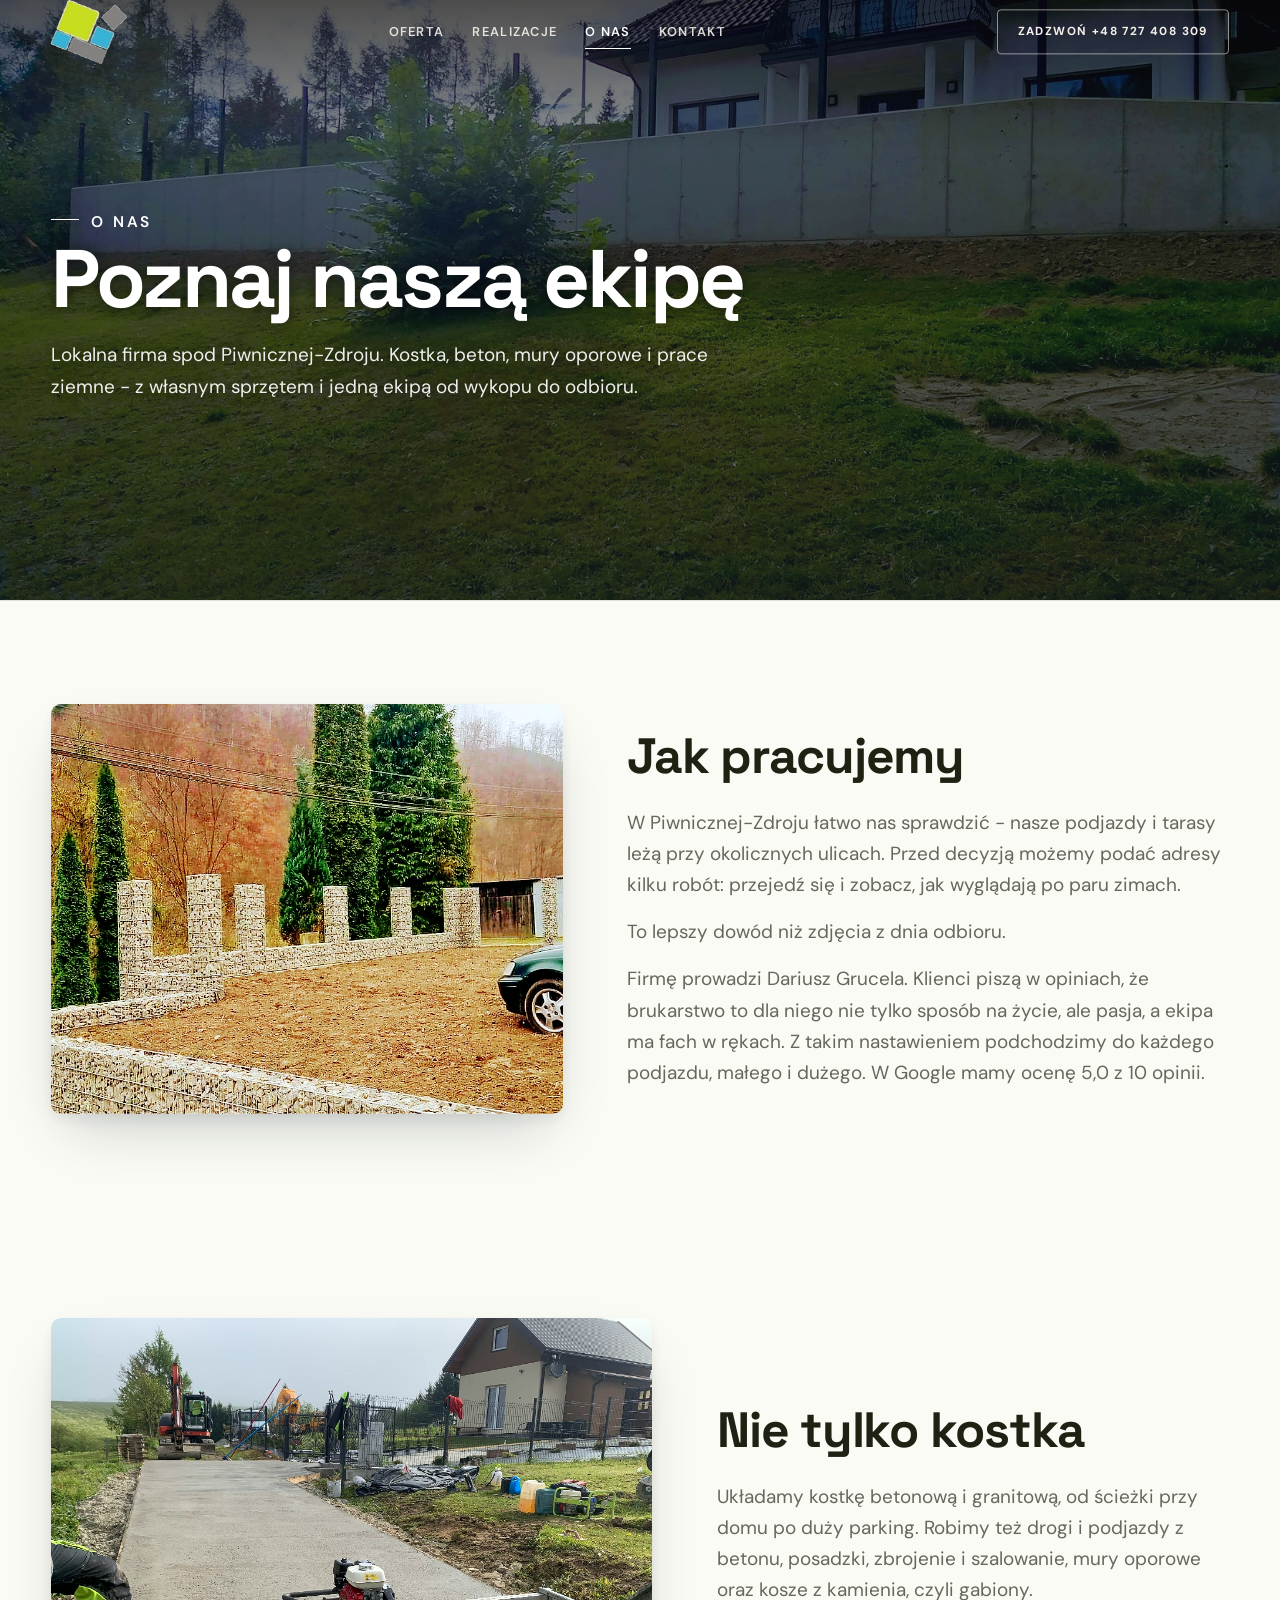
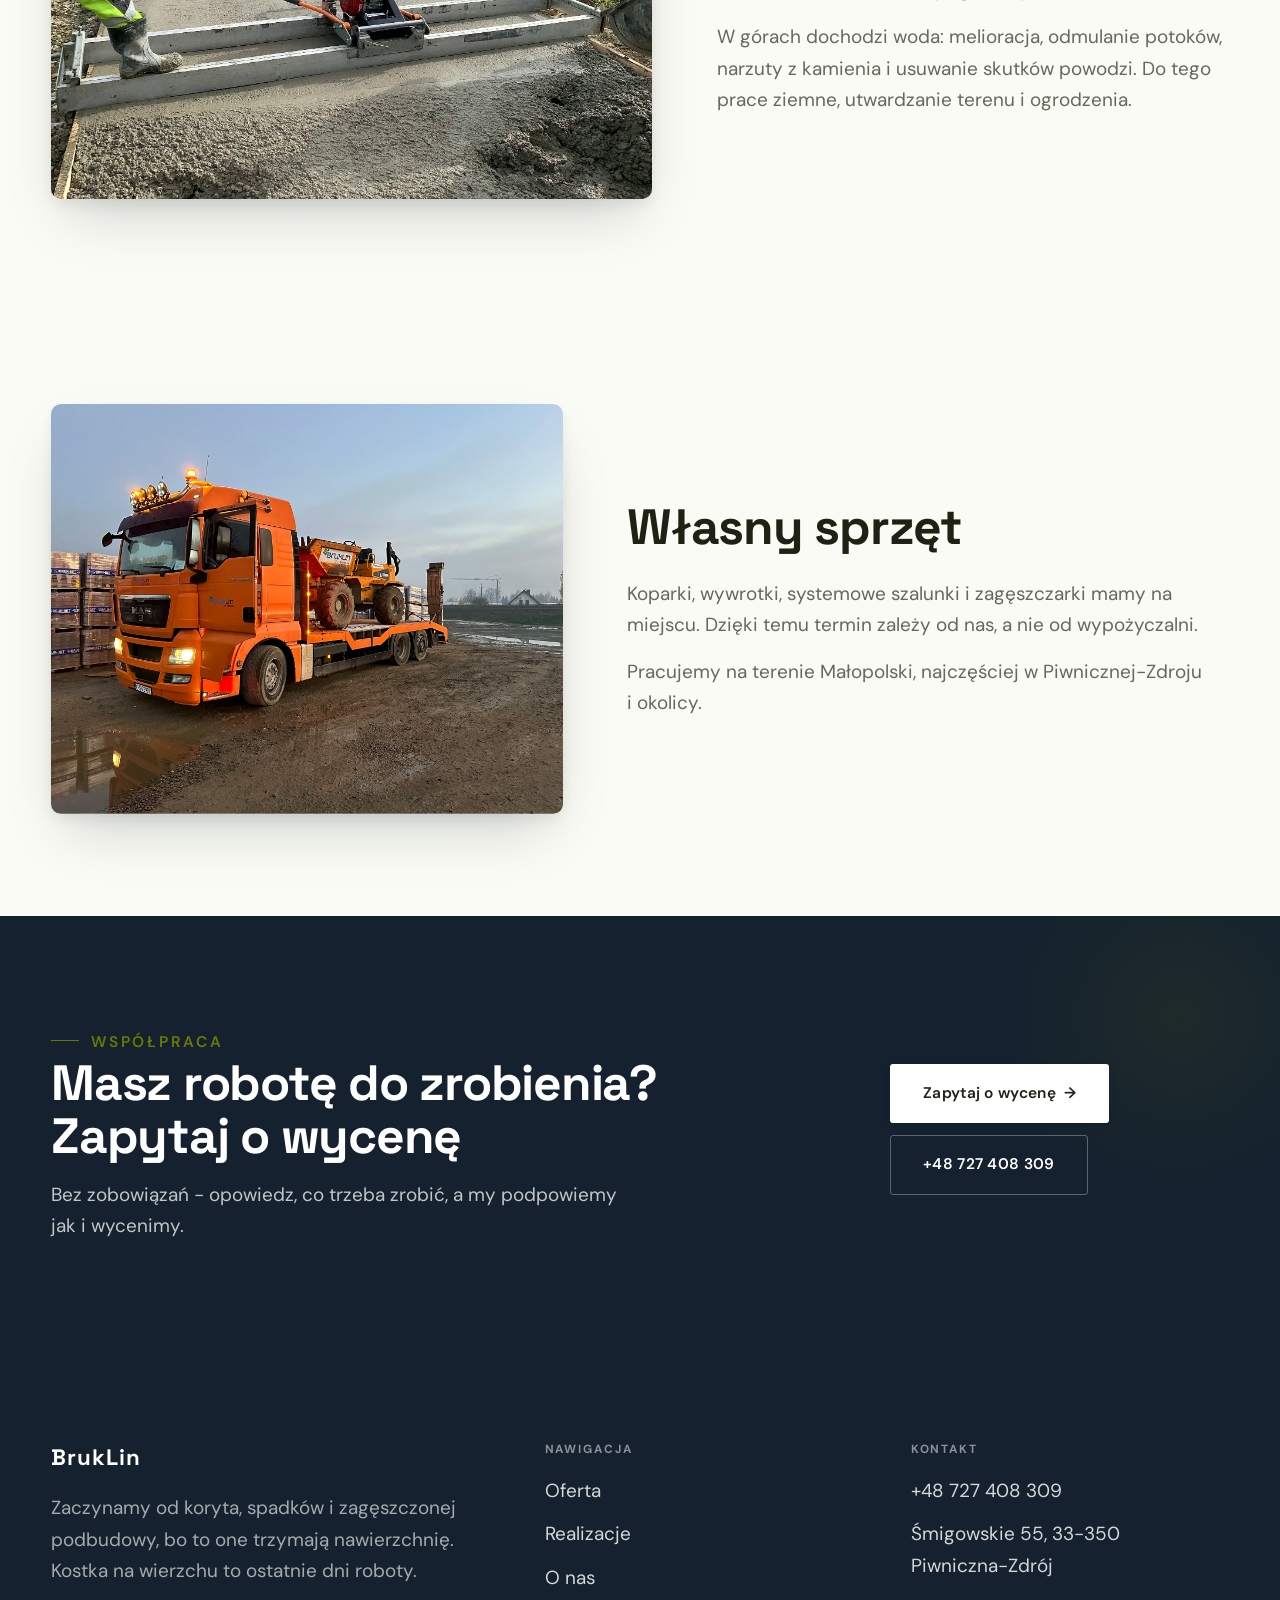
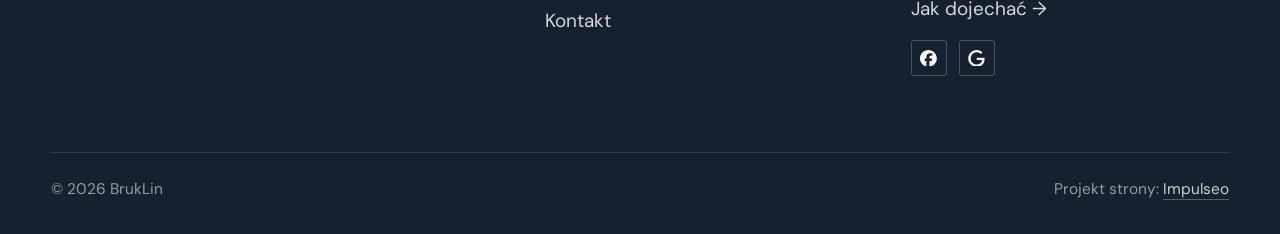
<file: o-nas.html>
<!DOCTYPE html>
<html lang="pl">
<head>
<meta charset="UTF-8">
<meta name="viewport" content="width=device-width, initial-scale=1.0">
<title>O nas - BrukLin</title>
<meta name="description" content="Brukarz w Piwnicznej-Zdroju: podjazdy, tarasy, place, obrzeża i odwodnienia. Zagęszczana podbudowa, cena z pomiaru, gwarancja na robotę. Zadzwoń: +48 727 408 309.">
<link rel="canonical" href="https://kris20032.github.io/bruklin/o-nas.html">
<meta name="robots" content="noindex, nofollow">
<meta property="og:type" content="website">
<meta property="og:locale" content="pl_PL">
<meta property="og:site_name" content="BrukLin">
<meta property="og:title" content="O nas - BrukLin">
<meta property="og:description" content="Brukarz w Piwnicznej-Zdroju: podjazdy, tarasy, place, obrzeża i odwodnienia. Zagęszczana podbudowa, cena z pomiaru, gwarancja na robotę. Zadzwoń: +48 727 408 309.">
<meta property="og:url" content="https://kris20032.github.io/bruklin/o-nas.html">
<meta property="og:image" content="https://kris20032.github.io/bruklin/img/og.jpg">
<meta property="og:image:width" content="1200">
<meta property="og:image:height" content="630">
<meta name="twitter:card" content="summary_large_image">
<link rel="preconnect" href="https://fonts.googleapis.com">
<link rel="preconnect" href="https://fonts.gstatic.com" crossorigin>
<link href="https://fonts.googleapis.com/css2?family=Space+Grotesk:wght@500;600;700&family=DM+Sans:opsz,wght@9..40,400;9..40,500;9..40,600&display=swap" rel="stylesheet">
<link rel="stylesheet" href="assets/styles.css?v=b0bd72eb">
</head>
<body>

<header class="nav">
  <div class="wrap nav-inner">
    <a class="brand brand-has-logo" href="index.html"><img class="brand-logo" src="img/logo.png" alt="BrukLin" width="435" height="369" decoding="async"></a>
    <nav class="nav-links">
      <a href="oferta.html">Oferta</a>
      <a href="realizacje.html">Realizacje</a>
      <a href="o-nas.html" class="active" aria-current="page">O nas</a>
      <a href="kontakt.html">Kontakt</a>
      <a href="tel:+48727408309" class="btn btn-accent">Zadzwoń +48 727 408 309</a>
    </nav>
    <button class="nav-toggle" aria-label="Menu"><span></span><span></span><span></span></button>
  </div>
</header>

<main>
<section class="pagehead">
  <img src="img/g4.jpg" alt="BrukLin - Poznaj naszą ekipę" width="1600" height="1200" decoding="async">
  <div class="wrap">
    <span class="eyebrow">O nas</span>
    <h1>Poznaj naszą ekipę</h1>
    <p>Lokalna firma spod Piwnicznej-Zdroju. Kostka, beton, mury oporowe i prace ziemne - z własnym sprzętem i jedną ekipą od wykopu do odbioru.</p>
  </div>
</section>
<section>
  <div class="wrap split">
    <div class="split-art reveal"><img src="img/g5.jpg" alt="BrukLin" loading="lazy" width="1168" height="657" decoding="async"></div>
    <div class="split-copy reveal">
      <h2>Jak pracujemy</h2>
      <p class="muted">W Piwnicznej-Zdroju łatwo nas sprawdzić - nasze podjazdy i tarasy leżą przy okolicznych ulicach. Przed decyzją możemy podać adresy kilku robót: przejedź się i zobacz, jak wyglądają po paru zimach.</p>
      <p class="muted">To lepszy dowód niż zdjęcia z dnia odbioru.</p>
      <p class="muted">Firmę prowadzi Dariusz Grucela. Klienci piszą w opiniach, że brukarstwo to dla niego nie tylko sposób na życie, ale pasja, a ekipa ma fach w rękach. Z takim nastawieniem podchodzimy do każdego podjazdu, małego i dużego. W Google mamy ocenę 5,0 z 10 opinii.</p>
    </div>
  </div>
</section>

<section>
  <div class="wrap split rev">
    <div class="split-art reveal"><img src="img/g9.jpg" alt="Zacieranie betonowego podjazdu" loading="lazy" width="2048" height="1807" decoding="async"></div>
    <div class="split-copy reveal">
      <h2>Nie tylko kostka</h2>
      <p class="muted">Układamy kostkę betonową i granitową, od ścieżki przy domu po duży parking. Robimy też drogi i podjazdy z betonu, posadzki, zbrojenie i szalowanie, mury oporowe oraz kosze z kamienia, czyli gabiony.</p>
      <p class="muted">W górach dochodzi woda: melioracja, odmulanie potoków, narzuty z kamienia i usuwanie skutków powodzi. Do tego prace ziemne, utwardzanie terenu i ogrodzenia.</p>
    </div>
  </div>
</section>
<section>
  <div class="wrap split">
    <div class="split-art reveal"><img src="img/g13.jpg" alt="Sprzęt BrukLin w drodze na budowę" loading="lazy" width="2048" height="1536" decoding="async"></div>
    <div class="split-copy reveal">
      <h2>Własny sprzęt</h2>
      <p class="muted">Koparki, wywrotki, systemowe szalunki i zagęszczarki mamy na miejscu. Dzięki temu termin zależy od nas, a nie od wypożyczalni.</p>
      <p class="muted">Pracujemy na terenie Małopolski, najczęściej w Piwnicznej-Zdroju i okolicy.</p>
    </div>
  </div>
</section>

<section class="cta">
  <div class="wrap">
    <div class="reveal">
      <span class="eyebrow">Współpraca</span>
      <h2>Masz robotę do zrobienia? Zapytaj o wycenę</h2>
      <p>Bez zobowiązań - opowiedz, co trzeba zrobić, a my podpowiemy jak i wycenimy.</p>
    </div>
    <div class="cta-actions reveal">
      <a href="kontakt.html" class="btn btn-light">Zapytaj o wycenę <span class="arr">→</span></a>
      <a href="tel:+48727408309" class="btn btn-ghost btn-ghost-cta">+48 727 408 309</a>
    </div>
  </div>
</section>
</main>

<footer>
  <div class="wrap">
    <div class="foot-grid">
      <div class="foot-brand">
        <div class="name">BrukLin</div>
        <p>Zaczynamy od koryta, spadków i zagęszczonej podbudowy, bo to one trzymają nawierzchnię. Kostka na wierzchu to ostatnie dni roboty.</p>
      </div>
      <div class="foot-col">
        <h4>Nawigacja</h4>
        <a href="oferta.html">Oferta</a>
        <a href="realizacje.html">Realizacje</a>
        <a href="o-nas.html">O nas</a>
        <a href="kontakt.html">Kontakt</a>
      </div>
      <div class="foot-col">
        <h4>Kontakt</h4>
        <a href="tel:+48727408309">+48 727 408 309</a>
        <p>Śmigowskie 55, 33-350 Piwniczna-Zdrój</p>
        <a href="https://maps.google.com/?cid=8186215822852453617&g_mp=Cidnb29nbGUubWFwcy5wbGFjZXMudjEuUGxhY2VzLlNlYXJjaFRleHQQAhgEIAA" target="_blank" rel="noopener">Jak dojechać →</a>
      <div class="foot-soc">
        <a class="soc" href="https://www.facebook.com/p/BrukLin-100054308809261/" target="_blank" rel="noopener" aria-label="Facebook - BrukLin"><svg viewBox="0 0 24 24" aria-hidden="true" focusable="false"><path d="M9.101 23.691v-7.98H6.627v-3.667h2.474v-1.58c0-4.085 1.848-5.978 5.858-5.978.401 0 .955.042 1.468.103a8.68 8.68 0 0 1 1.141.195v3.325a8.623 8.623 0 0 0-.653-.036 26.805 26.805 0 0 0-.733-.009c-.707 0-1.259.096-1.675.309a1.686 1.686 0 0 0-.679.622c-.258.42-.374.995-.374 1.752v1.297h3.919l-.386 2.103-.287 1.564h-3.246v8.245C19.396 23.238 24 18.179 24 12.044c0-6.627-5.373-12-12-12s-12 5.373-12 12c0 5.628 3.874 10.35 9.101 11.647Z" fill="currentColor"/></svg></a>
        <a class="soc" href="https://maps.google.com/?cid=8186215822852453617&g_mp=Cidnb29nbGUubWFwcy5wbGFjZXMudjEuUGxhY2VzLlNlYXJjaFRleHQQAhgEIAA" target="_blank" rel="noopener" aria-label="Google - BrukLin"><svg viewBox="0 0 24 24" aria-hidden="true" focusable="false"><path d="M12.48 10.92v3.28h7.84c-.24 1.84-.853 3.187-1.787 4.133-1.147 1.147-2.933 2.4-6.053 2.4-4.827 0-8.6-3.893-8.6-8.72s3.773-8.72 8.6-8.72c2.6 0 4.507 1.027 5.907 2.347l2.307-2.307C18.747 1.44 16.133 0 12.48 0 5.867 0 .307 5.387.307 12s5.56 12 12.173 12c3.573 0 6.267-1.173 8.373-3.36 2.16-2.16 2.84-5.213 2.84-7.667 0-.76-.053-1.467-.173-2.053H12.48z" fill="currentColor"/></svg></a>
      </div>
      </div>
    </div>
    <div class="foot-bot">
      <span>© 2026 BrukLin</span>
      <span>Projekt strony: <a class="foot-credit" href="https://impulseo.pl" target="_blank" rel="noopener">Impulseo</a></span>
    </div>
  </div>
</footer>
<div class="sticky-call"><a class="sc-call" href="tel:+48727408309"><svg class="ico-tel" width="16" height="16" viewBox="0 0 24 24" fill="none" aria-hidden="true"><path d="M6.6 10.8a15.5 15.5 0 0 0 6.6 6.6l2.2-2.2a1 1 0 0 1 1-.24 11.4 11.4 0 0 0 3.6.58 1 1 0 0 1 1 1V20a1 1 0 0 1-1 1A17 17 0 0 1 3 4a1 1 0 0 1 1-1h3.5a1 1 0 0 1 1 1c0 1.25.2 2.46.58 3.6a1 1 0 0 1-.25 1l-2.23 2.2Z" fill="currentColor"/></svg> Zadzwoń</a><a class="sc-quote" href="kontakt.html">Wyślij zdjęcia terenu</a></div>
<div class="demo-wazne" data-do="2026-10-12" data-cykl="3" hidden><svg class="dw-ico" width="13" height="13" viewBox="0 0 24 24" fill="none" aria-hidden="true"><circle cx="12" cy="12" r="8.6" stroke="currentColor" stroke-width="1.8"/><path d="M12 7.2V12l3.3 2" stroke="currentColor" stroke-width="1.8" stroke-linecap="round"/></svg><span class="dw-txt"></span></div>

<script src="assets/main.js"></script>
</body>
</html>
</file>
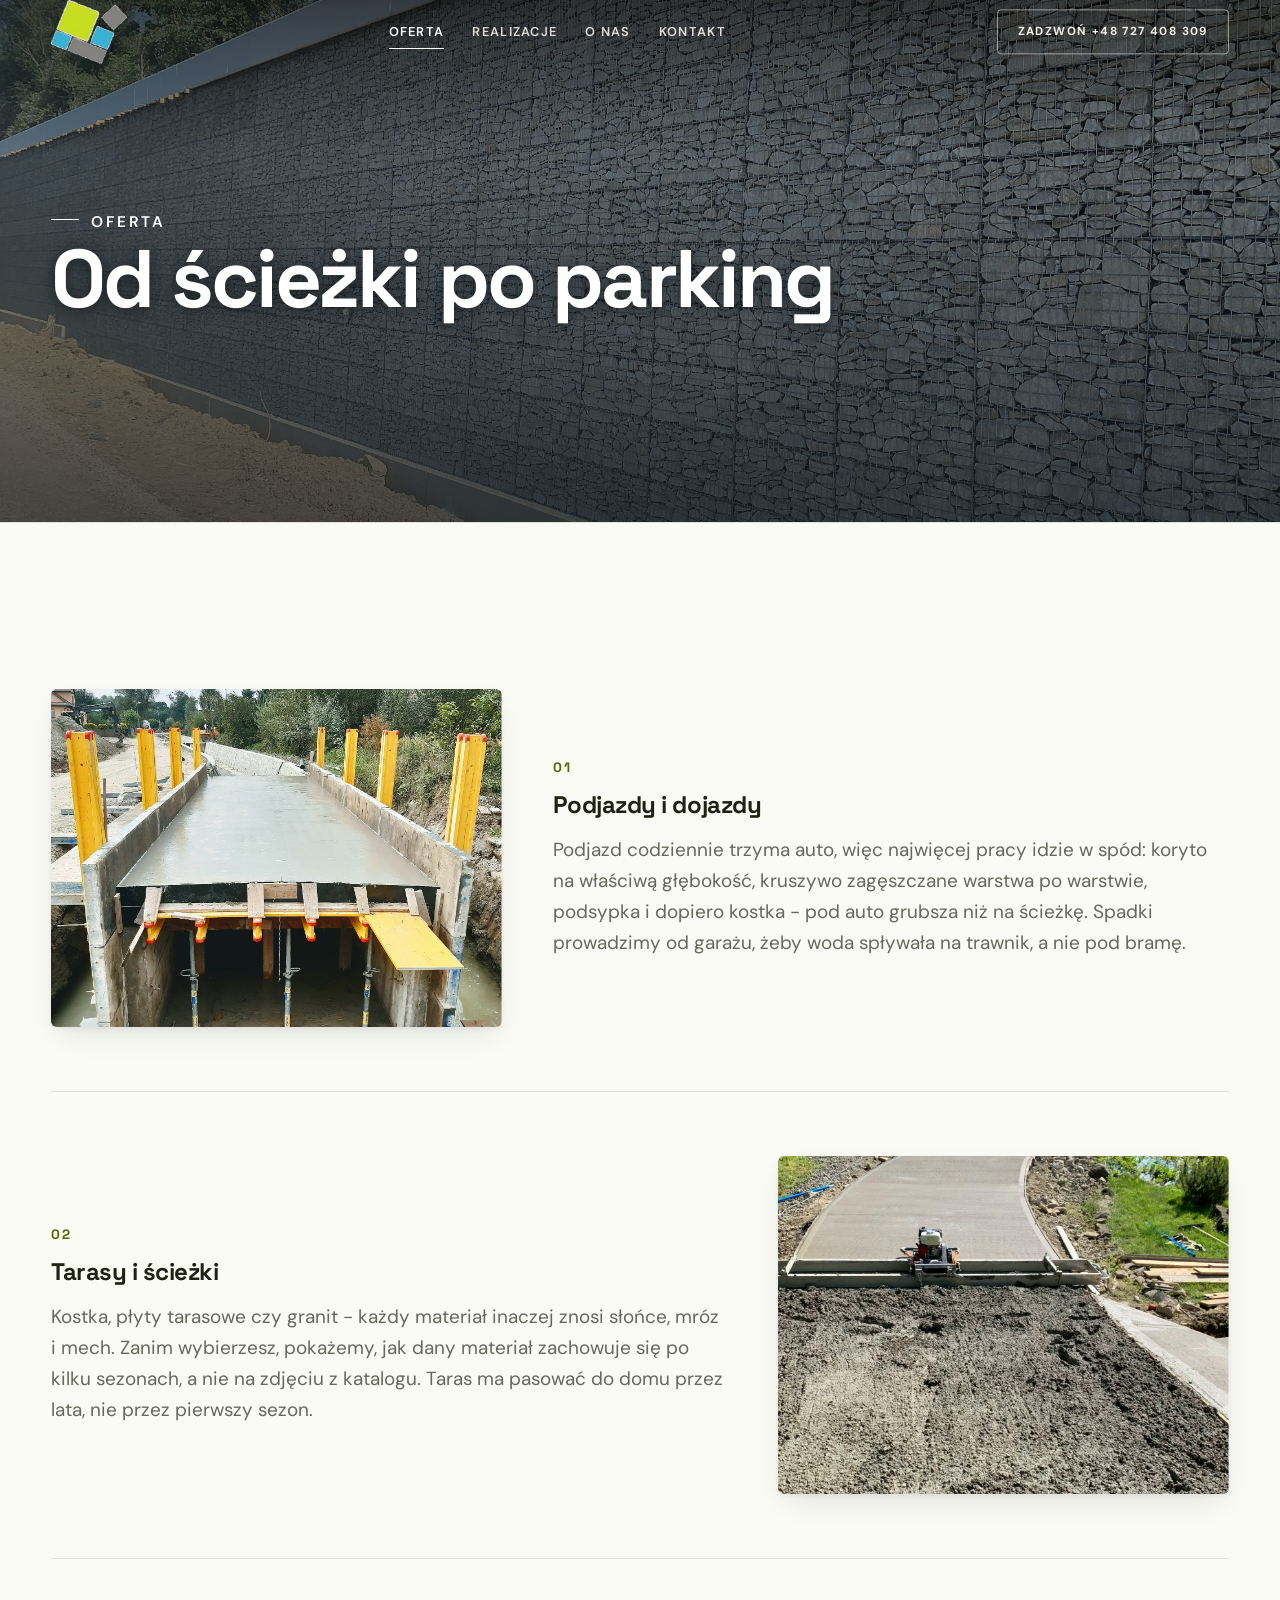
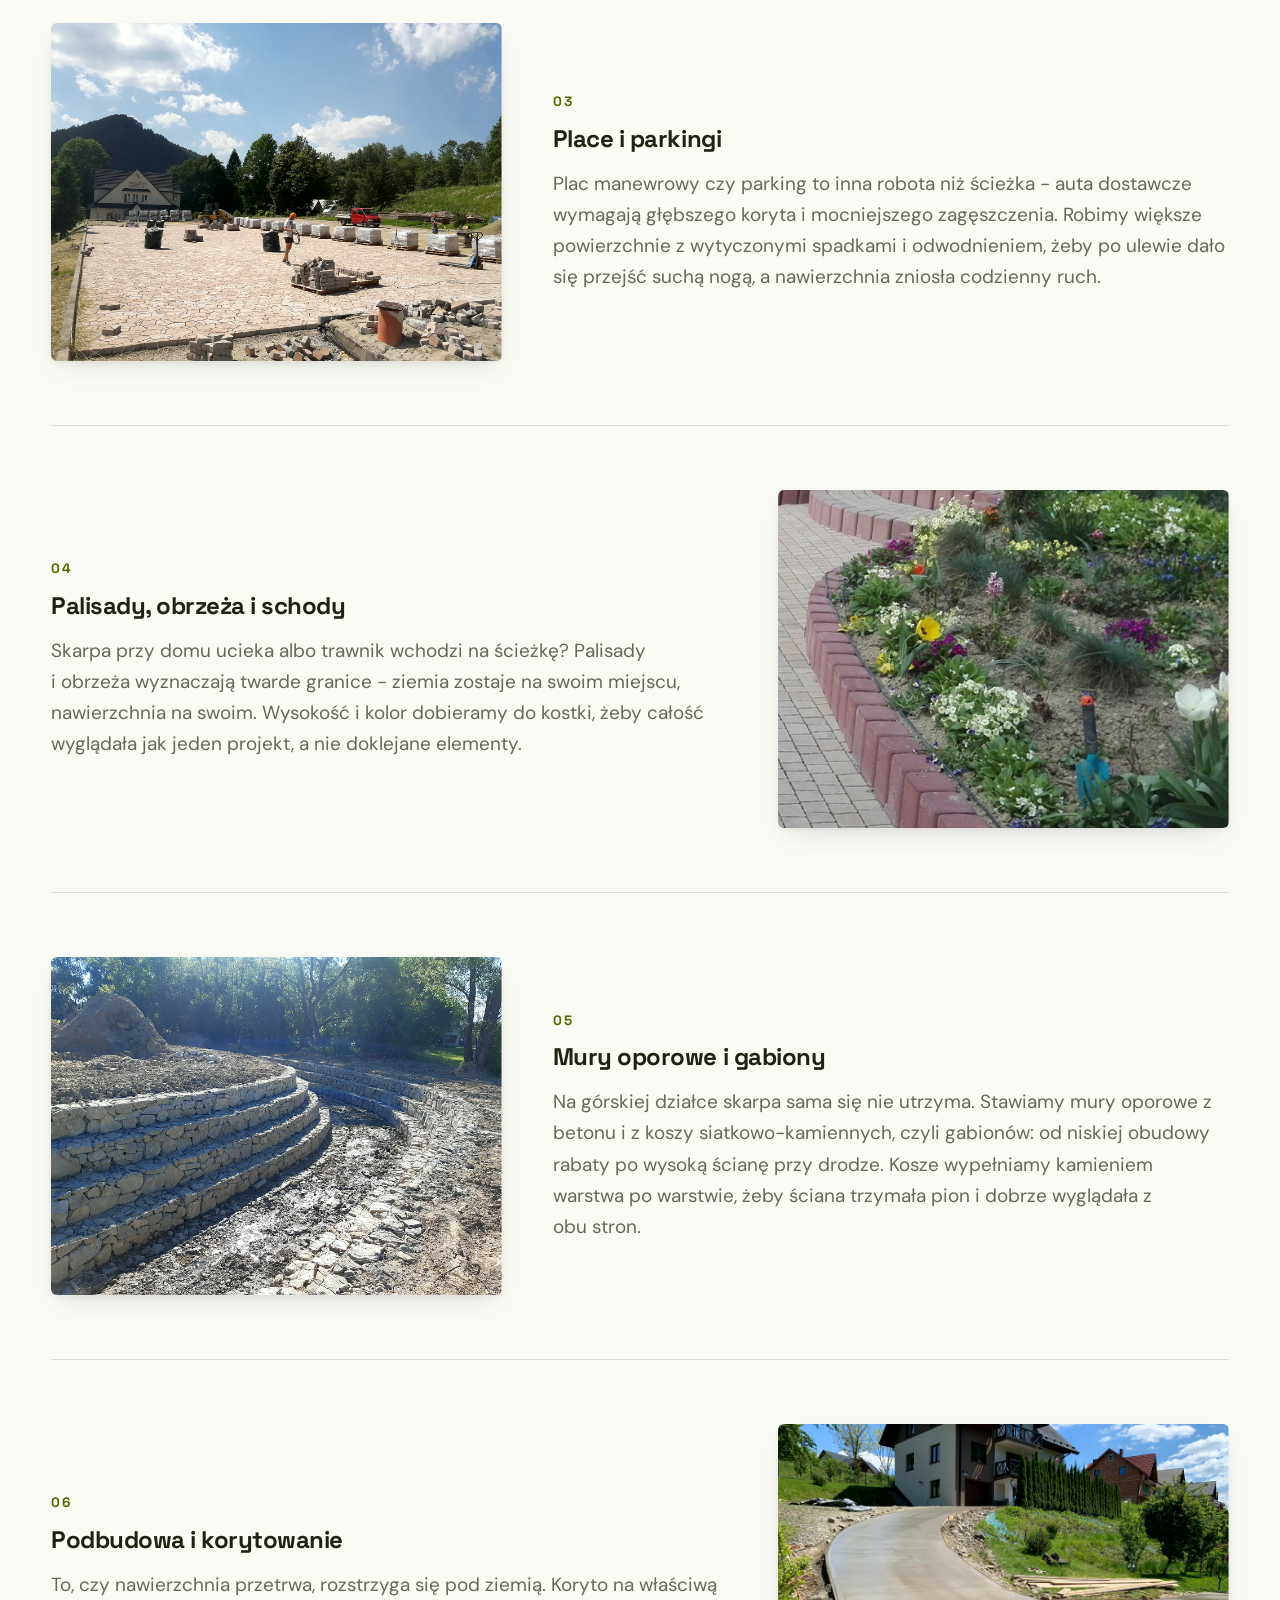
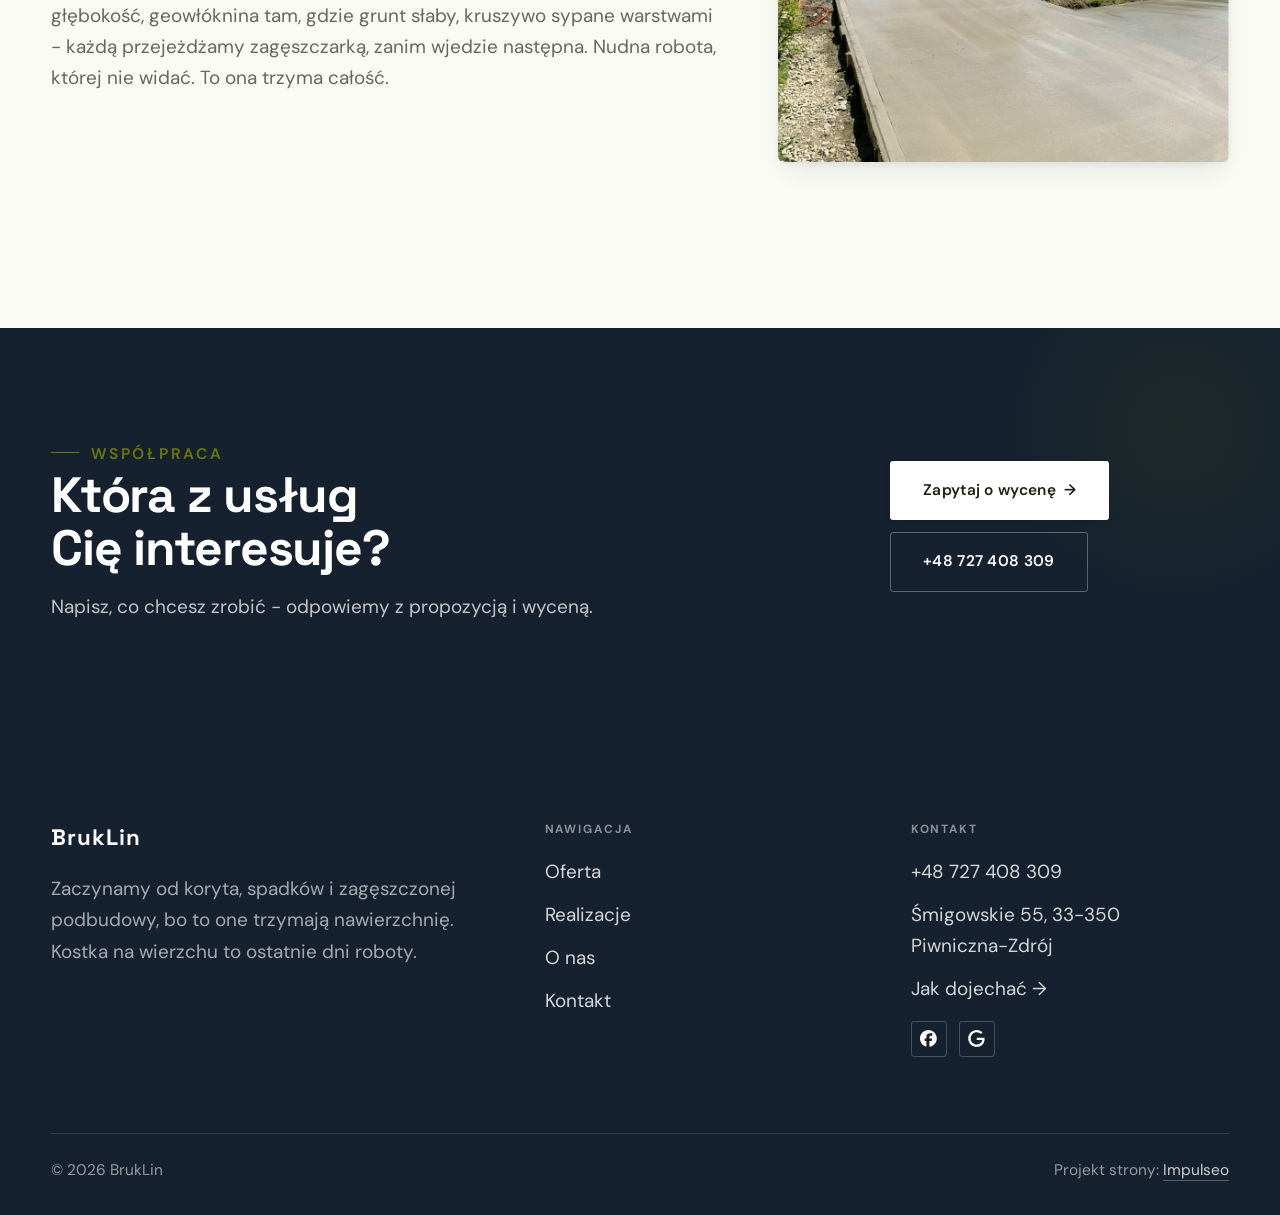
<file: oferta.html>
<!DOCTYPE html>
<html lang="pl">
<head>
<meta charset="UTF-8">
<meta name="viewport" content="width=device-width, initial-scale=1.0">
<title>Oferta - BrukLin</title>
<meta name="description" content="Brukarz w Piwnicznej-Zdroju: podjazdy, tarasy, place, obrzeża i odwodnienia. Zagęszczana podbudowa, cena z pomiaru, gwarancja na robotę. Zadzwoń: +48 727 408 309.">
<link rel="canonical" href="https://kris20032.github.io/bruklin/oferta.html">
<meta name="robots" content="noindex, nofollow">
<meta property="og:type" content="website">
<meta property="og:locale" content="pl_PL">
<meta property="og:site_name" content="BrukLin">
<meta property="og:title" content="Oferta - BrukLin">
<meta property="og:description" content="Brukarz w Piwnicznej-Zdroju: podjazdy, tarasy, place, obrzeża i odwodnienia. Zagęszczana podbudowa, cena z pomiaru, gwarancja na robotę. Zadzwoń: +48 727 408 309.">
<meta property="og:url" content="https://kris20032.github.io/bruklin/oferta.html">
<meta property="og:image" content="https://kris20032.github.io/bruklin/img/og.jpg">
<meta property="og:image:width" content="1200">
<meta property="og:image:height" content="630">
<meta name="twitter:card" content="summary_large_image">
<link rel="preconnect" href="https://fonts.googleapis.com">
<link rel="preconnect" href="https://fonts.gstatic.com" crossorigin>
<link href="https://fonts.googleapis.com/css2?family=Space+Grotesk:wght@500;600;700&family=DM+Sans:opsz,wght@9..40,400;9..40,500;9..40,600&display=swap" rel="stylesheet">
<link rel="stylesheet" href="assets/styles.css?v=b0bd72eb">
</head>
<body>

<header class="nav">
  <div class="wrap nav-inner">
    <a class="brand brand-has-logo" href="index.html"><img class="brand-logo" src="img/logo.png" alt="BrukLin" width="435" height="369" decoding="async"></a>
    <nav class="nav-links">
      <a href="oferta.html" class="active" aria-current="page">Oferta</a>
      <a href="realizacje.html">Realizacje</a>
      <a href="o-nas.html">O nas</a>
      <a href="kontakt.html">Kontakt</a>
      <a href="tel:+48727408309" class="btn btn-accent">Zadzwoń +48 727 408 309</a>
    </nav>
    <button class="nav-toggle" aria-label="Menu"><span></span><span></span><span></span></button>
  </div>
</header>

<main>
<section class="pagehead">
  <img src="img/g3.jpg" alt="BrukLin - Od ścieżki po parking" width="2048" height="1531" decoding="async">
  <div class="wrap">
    <span class="eyebrow">Oferta</span>
    <h1>Od ścieżki po parking</h1>
  </div>
</section>
<section>
  <div class="wrap">
    <div class="svc-row reveal">
      <div class="svc-row-art"><img src="img/g11.jpg" alt="Podjazdy i dojazdy" loading="lazy" width="1600" height="2133" decoding="async"></div>
      <div>
        <span class="num">01</span>
        <h3>Podjazdy i dojazdy</h3>
        <p class="muted">Podjazd codziennie trzyma auto, więc najwięcej pracy idzie w spód: koryto na właściwą głębokość, kruszywo zagęszczane warstwa po warstwie, podsypka i dopiero kostka - pod auto grubsza niż na ścieżkę. Spadki prowadzimy od garażu, żeby woda spływała na trawnik, a nie pod bramę.</p>
      </div>
    </div>
    <div class="svc-row rev reveal">
      <div class="svc-row-art"><img src="img/g12.jpg" alt="Tarasy i ścieżki" loading="lazy" width="1312" height="1928" decoding="async"></div>
      <div>
        <span class="num">02</span>
        <h3>Tarasy i ścieżki</h3>
        <p class="muted">Kostka, płyty tarasowe czy granit - każdy materiał inaczej znosi słońce, mróz i mech. Zanim wybierzesz, pokażemy, jak dany materiał zachowuje się po kilku sezonach, a nie na zdjęciu z katalogu. Taras ma pasować do domu przez lata, nie przez pierwszy sezon.</p>
      </div>
    </div>
    <div class="svc-row reveal">
      <div class="svc-row-art"><img src="img/about.jpg" alt="Place i parkingi" loading="lazy" width="1600" height="1200" decoding="async"></div>
      <div>
        <span class="num">03</span>
        <h3>Place i parkingi</h3>
        <p class="muted">Plac manewrowy czy parking to inna robota niż ścieżka - auta dostawcze wymagają głębszego koryta i mocniejszego zagęszczenia. Robimy większe powierzchnie z wytyczonymi spadkami i odwodnieniem, żeby po ulewie dało się przejść suchą nogą, a nawierzchnia zniosła codzienny ruch.</p>
      </div>
    </div>
    <div class="svc-row rev reveal">
      <div class="svc-row-art"><img src="img/g14.jpg" alt="Palisady, obrzeża i schody" loading="lazy" width="1200" height="1600" decoding="async"></div>
      <div>
        <span class="num">04</span>
        <h3>Palisady, obrzeża i schody</h3>
        <p class="muted">Skarpa przy domu ucieka albo trawnik wchodzi na ścieżkę? Palisady i obrzeża wyznaczają twarde granice - ziemia zostaje na swoim miejscu, nawierzchnia na swoim. Wysokość i kolor dobieramy do kostki, żeby całość wyglądała jak jeden projekt, a nie doklejane elementy.</p>
      </div>
    </div>
    <div class="svc-row reveal">
      <div class="svc-row-art"><img src="img/g7.jpg" alt="Mury oporowe i gabiony" loading="lazy" width="1600" height="1200" decoding="async"></div>
      <div>
        <span class="num">05</span>
        <h3>Mury oporowe i gabiony</h3>
        <p class="muted">Na górskiej działce skarpa sama się nie utrzyma. Stawiamy mury oporowe z betonu i z koszy siatkowo-kamiennych, czyli gabionów: od niskiej obudowy rabaty po wysoką ścianę przy drodze. Kosze wypełniamy kamieniem warstwa po warstwie, żeby ściana trzymała pion i dobrze wyglądała z obu stron.</p>
      </div>
    </div>
    <div class="svc-row rev reveal">
      <div class="svc-row-art"><img src="img/g2.jpg" alt="Podbudowa i korytowanie" loading="lazy" width="1990" height="1472" decoding="async"></div>
      <div>
        <span class="num">06</span>
        <h3>Podbudowa i korytowanie</h3>
        <p class="muted">To, czy nawierzchnia przetrwa, rozstrzyga się pod ziemią. Koryto na właściwą głębokość, geowłóknina tam, gdzie grunt słaby, kruszywo sypane warstwami - każdą przejeżdżamy zagęszczarką, zanim wjedzie następna. Nudna robota, której nie widać. To ona trzyma całość.</p>
      </div>
    </div>
  </div>
</section>

<section class="cta">
  <div class="wrap">
    <div class="reveal">
      <span class="eyebrow">Współpraca</span>
      <h2>Która z usług Cię interesuje?</h2>
      <p>Napisz, co chcesz zrobić - odpowiemy z propozycją i wyceną.</p>
    </div>
    <div class="cta-actions reveal">
      <a href="kontakt.html" class="btn btn-light">Zapytaj o wycenę <span class="arr">→</span></a>
      <a href="tel:+48727408309" class="btn btn-ghost btn-ghost-cta">+48 727 408 309</a>
    </div>
  </div>
</section>
</main>

<footer>
  <div class="wrap">
    <div class="foot-grid">
      <div class="foot-brand">
        <div class="name">BrukLin</div>
        <p>Zaczynamy od koryta, spadków i zagęszczonej podbudowy, bo to one trzymają nawierzchnię. Kostka na wierzchu to ostatnie dni roboty.</p>
      </div>
      <div class="foot-col">
        <h4>Nawigacja</h4>
        <a href="oferta.html">Oferta</a>
        <a href="realizacje.html">Realizacje</a>
        <a href="o-nas.html">O nas</a>
        <a href="kontakt.html">Kontakt</a>
      </div>
      <div class="foot-col">
        <h4>Kontakt</h4>
        <a href="tel:+48727408309">+48 727 408 309</a>
        <p>Śmigowskie 55, 33-350 Piwniczna-Zdrój</p>
        <a href="https://maps.google.com/?cid=8186215822852453617&g_mp=Cidnb29nbGUubWFwcy5wbGFjZXMudjEuUGxhY2VzLlNlYXJjaFRleHQQAhgEIAA" target="_blank" rel="noopener">Jak dojechać →</a>
      <div class="foot-soc">
        <a class="soc" href="https://www.facebook.com/p/BrukLin-100054308809261/" target="_blank" rel="noopener" aria-label="Facebook - BrukLin"><svg viewBox="0 0 24 24" aria-hidden="true" focusable="false"><path d="M9.101 23.691v-7.98H6.627v-3.667h2.474v-1.58c0-4.085 1.848-5.978 5.858-5.978.401 0 .955.042 1.468.103a8.68 8.68 0 0 1 1.141.195v3.325a8.623 8.623 0 0 0-.653-.036 26.805 26.805 0 0 0-.733-.009c-.707 0-1.259.096-1.675.309a1.686 1.686 0 0 0-.679.622c-.258.42-.374.995-.374 1.752v1.297h3.919l-.386 2.103-.287 1.564h-3.246v8.245C19.396 23.238 24 18.179 24 12.044c0-6.627-5.373-12-12-12s-12 5.373-12 12c0 5.628 3.874 10.35 9.101 11.647Z" fill="currentColor"/></svg></a>
        <a class="soc" href="https://maps.google.com/?cid=8186215822852453617&g_mp=Cidnb29nbGUubWFwcy5wbGFjZXMudjEuUGxhY2VzLlNlYXJjaFRleHQQAhgEIAA" target="_blank" rel="noopener" aria-label="Google - BrukLin"><svg viewBox="0 0 24 24" aria-hidden="true" focusable="false"><path d="M12.48 10.92v3.28h7.84c-.24 1.84-.853 3.187-1.787 4.133-1.147 1.147-2.933 2.4-6.053 2.4-4.827 0-8.6-3.893-8.6-8.72s3.773-8.72 8.6-8.72c2.6 0 4.507 1.027 5.907 2.347l2.307-2.307C18.747 1.44 16.133 0 12.48 0 5.867 0 .307 5.387.307 12s5.56 12 12.173 12c3.573 0 6.267-1.173 8.373-3.36 2.16-2.16 2.84-5.213 2.84-7.667 0-.76-.053-1.467-.173-2.053H12.48z" fill="currentColor"/></svg></a>
      </div>
      </div>
    </div>
    <div class="foot-bot">
      <span>© 2026 BrukLin</span>
      <span>Projekt strony: <a class="foot-credit" href="https://impulseo.pl" target="_blank" rel="noopener">Impulseo</a></span>
    </div>
  </div>
</footer>
<div class="sticky-call"><a class="sc-call" href="tel:+48727408309"><svg class="ico-tel" width="16" height="16" viewBox="0 0 24 24" fill="none" aria-hidden="true"><path d="M6.6 10.8a15.5 15.5 0 0 0 6.6 6.6l2.2-2.2a1 1 0 0 1 1-.24 11.4 11.4 0 0 0 3.6.58 1 1 0 0 1 1 1V20a1 1 0 0 1-1 1A17 17 0 0 1 3 4a1 1 0 0 1 1-1h3.5a1 1 0 0 1 1 1c0 1.25.2 2.46.58 3.6a1 1 0 0 1-.25 1l-2.23 2.2Z" fill="currentColor"/></svg> Zadzwoń</a><a class="sc-quote" href="kontakt.html">Wyślij zdjęcia terenu</a></div>
<div class="demo-wazne" data-do="2026-10-12" data-cykl="3" hidden><svg class="dw-ico" width="13" height="13" viewBox="0 0 24 24" fill="none" aria-hidden="true"><circle cx="12" cy="12" r="8.6" stroke="currentColor" stroke-width="1.8"/><path d="M12 7.2V12l3.3 2" stroke="currentColor" stroke-width="1.8" stroke-linecap="round"/></svg><span class="dw-txt"></span></div>

<script src="assets/main.js"></script>
</body>
</html>
</file>
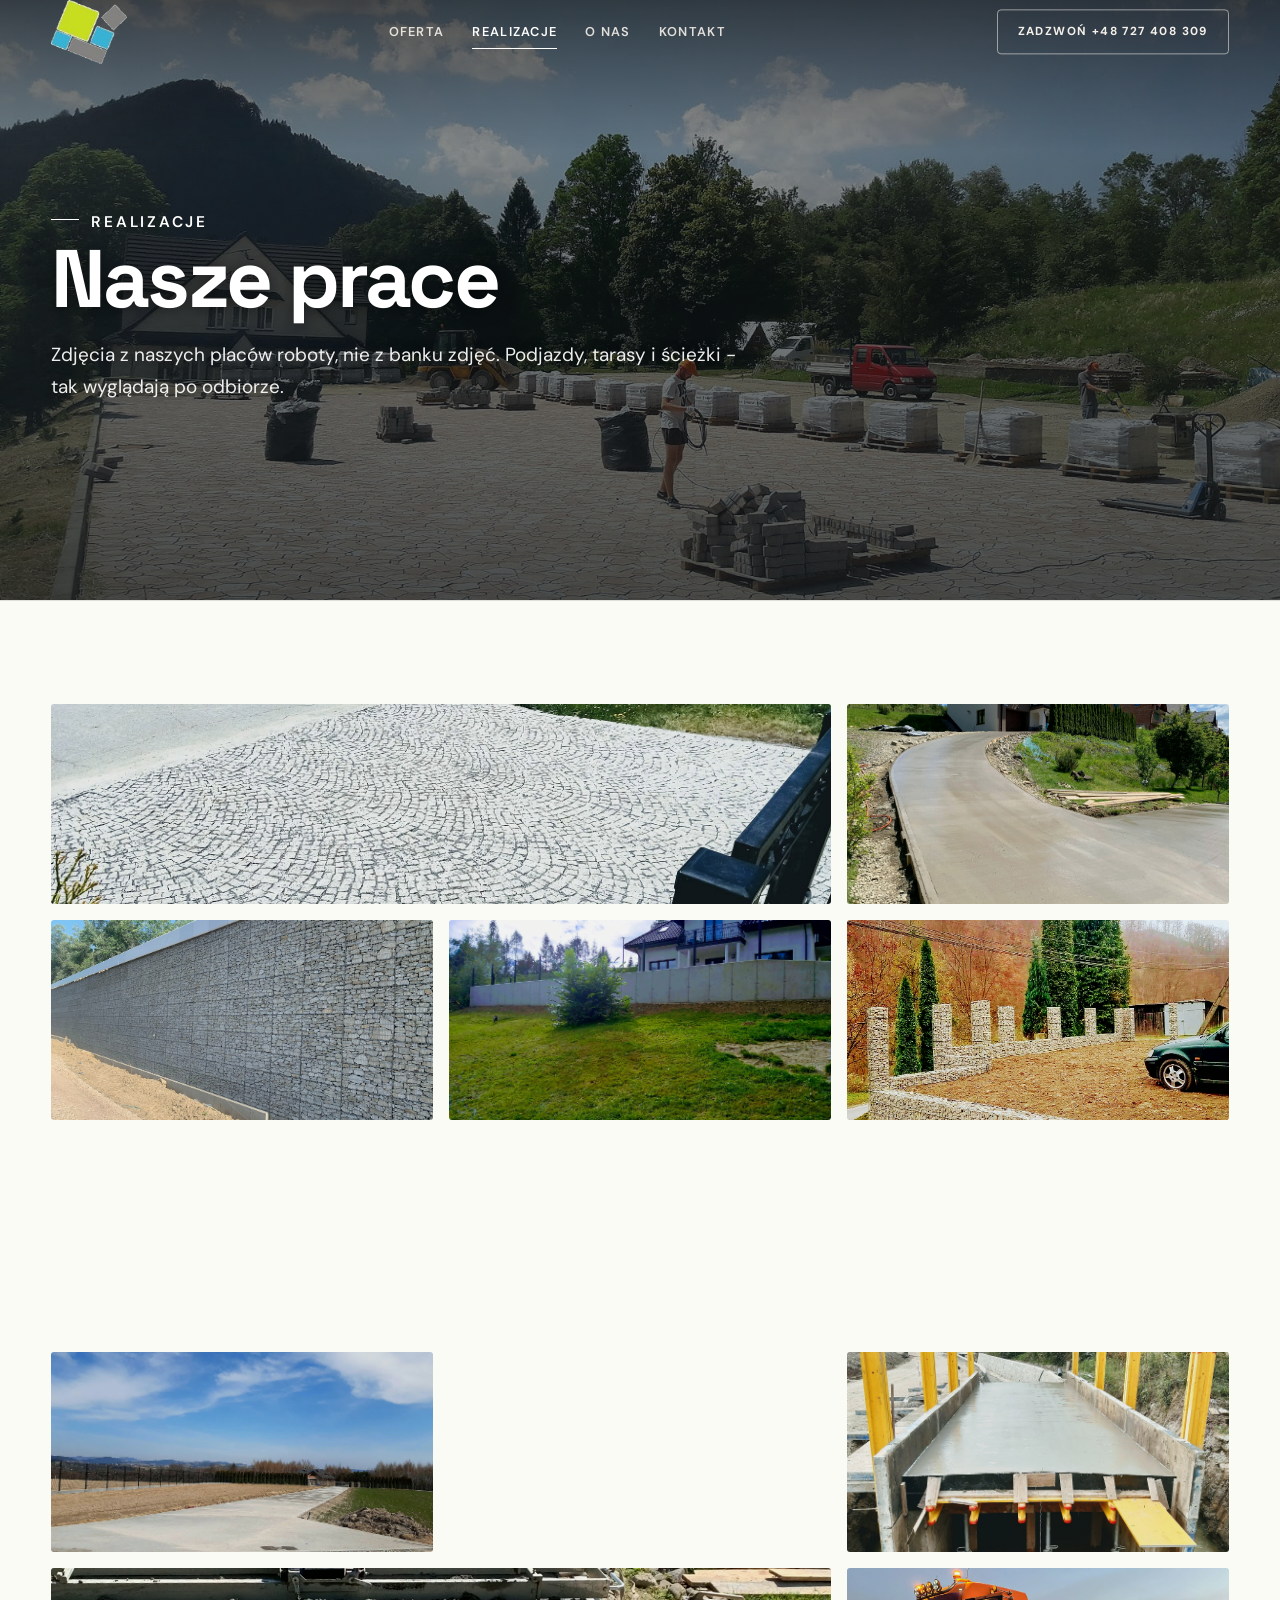
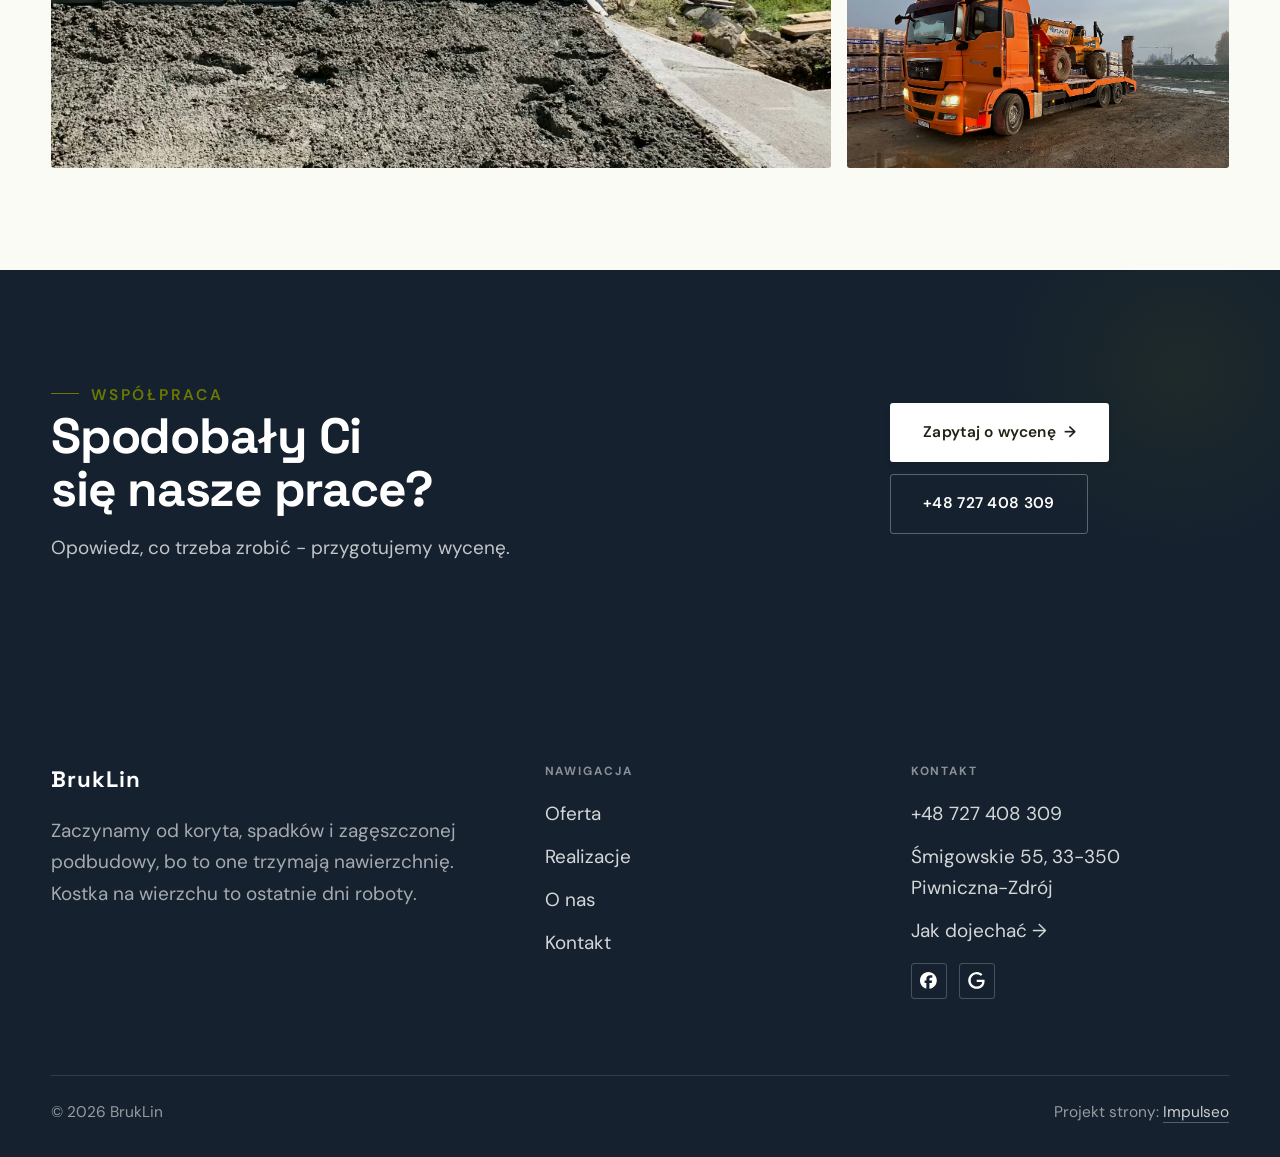
<file: realizacje.html>
<!DOCTYPE html>
<html lang="pl">
<head>
<meta charset="UTF-8">
<meta name="viewport" content="width=device-width, initial-scale=1.0">
<title>Realizacje - BrukLin</title>
<meta name="description" content="Realizacje BrukLin: Podjazd z kostki, Taras przy domu, Ścieżka w ogrodzie, Schody z palisadą, Obrzeża i krawężniki">
<link rel="canonical" href="https://kris20032.github.io/bruklin/realizacje.html">
<meta name="robots" content="noindex, nofollow">
<meta property="og:type" content="website">
<meta property="og:locale" content="pl_PL">
<meta property="og:site_name" content="BrukLin">
<meta property="og:title" content="Realizacje - BrukLin">
<meta property="og:description" content="Realizacje BrukLin: Podjazd z kostki, Taras przy domu, Ścieżka w ogrodzie, Schody z palisadą, Obrzeża i krawężniki">
<meta property="og:url" content="https://kris20032.github.io/bruklin/realizacje.html">
<meta property="og:image" content="https://kris20032.github.io/bruklin/img/og.jpg">
<meta property="og:image:width" content="1200">
<meta property="og:image:height" content="630">
<meta name="twitter:card" content="summary_large_image">
<link rel="preconnect" href="https://fonts.googleapis.com">
<link rel="preconnect" href="https://fonts.gstatic.com" crossorigin>
<link href="https://fonts.googleapis.com/css2?family=Space+Grotesk:wght@500;600;700&family=DM+Sans:opsz,wght@9..40,400;9..40,500;9..40,600&display=swap" rel="stylesheet">
<link rel="stylesheet" href="assets/styles.css?v=b0bd72eb">
</head>
<body>

<header class="nav">
  <div class="wrap nav-inner">
    <a class="brand brand-has-logo" href="index.html"><img class="brand-logo" src="img/logo.png" alt="BrukLin" width="435" height="369" decoding="async"></a>
    <nav class="nav-links">
      <a href="oferta.html">Oferta</a>
      <a href="realizacje.html" class="active" aria-current="page">Realizacje</a>
      <a href="o-nas.html">O nas</a>
      <a href="kontakt.html">Kontakt</a>
      <a href="tel:+48727408309" class="btn btn-accent">Zadzwoń +48 727 408 309</a>
    </nav>
    <button class="nav-toggle" aria-label="Menu"><span></span><span></span><span></span></button>
  </div>
</header>

<main>
<section class="pagehead">
  <img src="img/about.jpg" alt="BrukLin - Nasze prace" width="1600" height="1200" decoding="async">
  <div class="wrap">
    <span class="eyebrow">Realizacje</span>
    <h1>Nasze prace</h1>
    <p>Zdjęcia z naszych placów roboty, nie z banku zdjęć. Podjazdy, tarasy i ścieżki - tak wyglądają po odbiorze.</p>
  </div>
</section>
<section>
  <div class="wrap">
    <div class="gallery">
      <div class="tile t-two3 reveal"><img src="img/g1.jpg" alt="BrukLin" loading="lazy" width="1600" height="1200" decoding="async"></div>
      <div class="tile t-third reveal"><img src="img/g2.jpg" alt="BrukLin" loading="lazy" width="1990" height="1472" decoding="async"></div>
      <div class="tile t-third reveal"><img src="img/g3.jpg" alt="BrukLin" loading="lazy" width="2048" height="1531" decoding="async"></div>
      <div class="tile t-third reveal"><img src="img/g4.jpg" alt="BrukLin" loading="lazy" width="1600" height="1200" decoding="async"></div>
      <div class="tile t-third reveal"><img src="img/g5.jpg" alt="BrukLin" loading="lazy" width="1168" height="657" decoding="async"></div>
      <div class="tile t-third reveal"><img src="img/g6.jpg" alt="BrukLin" loading="lazy" width="2048" height="1531" decoding="async"></div>
      <div class="tile t-two3 reveal"><img src="img/g7.jpg" alt="BrukLin" loading="lazy" width="1600" height="1200" decoding="async"></div>
      <div class="tile t-third reveal"><img src="img/g8.jpg" alt="BrukLin" loading="lazy" width="1600" height="1200" decoding="async"></div>
      <div class="tile t-third reveal"><img src="img/g9.jpg" alt="BrukLin" loading="lazy" width="2048" height="1807" decoding="async"></div>
      <div class="tile t-third reveal"><img src="img/g11.jpg" alt="BrukLin" loading="lazy" width="1600" height="2133" decoding="async"></div>
      <div class="tile t-two3 reveal"><img src="img/g12.jpg" alt="BrukLin" loading="lazy" width="1312" height="1928" decoding="async"></div>
      <div class="tile t-third reveal"><img src="img/g13.jpg" alt="BrukLin" loading="lazy" width="2048" height="1536" decoding="async"></div>
    </div>
  </div>
</section>
<section class="cta">
  <div class="wrap">
    <div class="reveal">
      <span class="eyebrow">Współpraca</span>
      <h2>Spodobały Ci się nasze prace?</h2>
      <p>Opowiedz, co trzeba zrobić - przygotujemy wycenę.</p>
    </div>
    <div class="cta-actions reveal">
      <a href="kontakt.html" class="btn btn-light">Zapytaj o wycenę <span class="arr">→</span></a>
      <a href="tel:+48727408309" class="btn btn-ghost btn-ghost-cta">+48 727 408 309</a>
    </div>
  </div>
</section>
</main>

<footer>
  <div class="wrap">
    <div class="foot-grid">
      <div class="foot-brand">
        <div class="name">BrukLin</div>
        <p>Zaczynamy od koryta, spadków i zagęszczonej podbudowy, bo to one trzymają nawierzchnię. Kostka na wierzchu to ostatnie dni roboty.</p>
      </div>
      <div class="foot-col">
        <h4>Nawigacja</h4>
        <a href="oferta.html">Oferta</a>
        <a href="realizacje.html">Realizacje</a>
        <a href="o-nas.html">O nas</a>
        <a href="kontakt.html">Kontakt</a>
      </div>
      <div class="foot-col">
        <h4>Kontakt</h4>
        <a href="tel:+48727408309">+48 727 408 309</a>
        <p>Śmigowskie 55, 33-350 Piwniczna-Zdrój</p>
        <a href="https://maps.google.com/?cid=8186215822852453617&g_mp=Cidnb29nbGUubWFwcy5wbGFjZXMudjEuUGxhY2VzLlNlYXJjaFRleHQQAhgEIAA" target="_blank" rel="noopener">Jak dojechać →</a>
      <div class="foot-soc">
        <a class="soc" href="https://www.facebook.com/p/BrukLin-100054308809261/" target="_blank" rel="noopener" aria-label="Facebook - BrukLin"><svg viewBox="0 0 24 24" aria-hidden="true" focusable="false"><path d="M9.101 23.691v-7.98H6.627v-3.667h2.474v-1.58c0-4.085 1.848-5.978 5.858-5.978.401 0 .955.042 1.468.103a8.68 8.68 0 0 1 1.141.195v3.325a8.623 8.623 0 0 0-.653-.036 26.805 26.805 0 0 0-.733-.009c-.707 0-1.259.096-1.675.309a1.686 1.686 0 0 0-.679.622c-.258.42-.374.995-.374 1.752v1.297h3.919l-.386 2.103-.287 1.564h-3.246v8.245C19.396 23.238 24 18.179 24 12.044c0-6.627-5.373-12-12-12s-12 5.373-12 12c0 5.628 3.874 10.35 9.101 11.647Z" fill="currentColor"/></svg></a>
        <a class="soc" href="https://maps.google.com/?cid=8186215822852453617&g_mp=Cidnb29nbGUubWFwcy5wbGFjZXMudjEuUGxhY2VzLlNlYXJjaFRleHQQAhgEIAA" target="_blank" rel="noopener" aria-label="Google - BrukLin"><svg viewBox="0 0 24 24" aria-hidden="true" focusable="false"><path d="M12.48 10.92v3.28h7.84c-.24 1.84-.853 3.187-1.787 4.133-1.147 1.147-2.933 2.4-6.053 2.4-4.827 0-8.6-3.893-8.6-8.72s3.773-8.72 8.6-8.72c2.6 0 4.507 1.027 5.907 2.347l2.307-2.307C18.747 1.44 16.133 0 12.48 0 5.867 0 .307 5.387.307 12s5.56 12 12.173 12c3.573 0 6.267-1.173 8.373-3.36 2.16-2.16 2.84-5.213 2.84-7.667 0-.76-.053-1.467-.173-2.053H12.48z" fill="currentColor"/></svg></a>
      </div>
      </div>
    </div>
    <div class="foot-bot">
      <span>© 2026 BrukLin</span>
      <span>Projekt strony: <a class="foot-credit" href="https://impulseo.pl" target="_blank" rel="noopener">Impulseo</a></span>
    </div>
  </div>
</footer>
<div class="sticky-call"><a class="sc-call" href="tel:+48727408309"><svg class="ico-tel" width="16" height="16" viewBox="0 0 24 24" fill="none" aria-hidden="true"><path d="M6.6 10.8a15.5 15.5 0 0 0 6.6 6.6l2.2-2.2a1 1 0 0 1 1-.24 11.4 11.4 0 0 0 3.6.58 1 1 0 0 1 1 1V20a1 1 0 0 1-1 1A17 17 0 0 1 3 4a1 1 0 0 1 1-1h3.5a1 1 0 0 1 1 1c0 1.25.2 2.46.58 3.6a1 1 0 0 1-.25 1l-2.23 2.2Z" fill="currentColor"/></svg> Zadzwoń</a><a class="sc-quote" href="kontakt.html">Wyślij zdjęcia terenu</a></div>
<div class="demo-wazne" data-do="2026-10-12" data-cykl="3" hidden><svg class="dw-ico" width="13" height="13" viewBox="0 0 24 24" fill="none" aria-hidden="true"><circle cx="12" cy="12" r="8.6" stroke="currentColor" stroke-width="1.8"/><path d="M12 7.2V12l3.3 2" stroke="currentColor" stroke-width="1.8" stroke-linecap="round"/></svg><span class="dw-txt"></span></div>

<script src="assets/main.js"></script>
</body>
</html>
</file>
<file: assets/styles.css>
/* ============================================================
   STOLBASZ — premium, architektoniczny B2B fit-out
   Jasna paleta, zero brązu. System wg premium-web-craft.
   Projekt strony: Impulseo (impulseo.pl)
   ============================================================ */

:root{
  /* PALETA — jasna, architektoniczna, chłodna */
  --paper:#F4F6F8;          /* główne tło */
  --paper-2:#E7EBEF;        /* sekcje alternatywne (chłodny jasny szary) */
  --paper-3:#E7EBEF;        /* delikatne wypełnienia */
  --ink:#15212E;            /* tekst główny — chłodny grafit */
  --ink-soft:#243443;       /* nagłówki drugorzędne */
  --muted:#6B7785;          /* tekst poboczny */
  --line:rgba(21,33,46,.12);/* hairline */
  --accent:#E8A317;         /* stonowany petrol-slate — jedyny akcent */
  --accent-d:#C9870C;
  --accent-soft:rgba(232,163,23,.10);
  --dark:#15212E;           /* sekcje ciemne (stopka/CTA) */

  /* HOVER ZDJĘĆ — JEDEN standard dla całego silnika (decyzja K. 04.08.2026, artefakt z wariantami).
     AKTUALNE (K.+Szymon 09.08.2026, wybór z artefaktu 6 wariantów): zoom 1.05 przy 1.4s -
     przy tak długim czasie mocniejszy kadr NIE skacze, tylko „oddycha". Poprzedni standard
     (1.02 / .55s z 04.08) odbierany jako dynamiczny i szybki.
     Spoczynek lekko przygaszony, ale TYLKO tam, gdzie jest mysz (@media hover:hover) —
     na telefonie zdjęcia zostają w pełnej jasności. */
  --img-zoom:1.05;                   /* K.+Szymon 09.08: wariant F z artefaktu porównawczego */
  --img-rest:brightness(.95) saturate(.99);
  --img-hot:brightness(1.06) saturate(1.05);
  --img-dur:1.4s;                    /* K.+Szymon 09.08 (wariant F): powoli = elegancko */
  --img-ease:cubic-bezier(.16,.84,.44,1);  /* miękki ogon, efekt „oddychania" */

  /* ODSTĘPY — skala 4/8 */
  --space-1:4px; --space-2:8px; --space-3:12px; --space-4:16px; --space-5:24px;
  --space-6:32px; --space-7:48px; --space-8:64px; --space-9:96px; --space-10:128px;

  /* TYPOGRAFIA — fluid clamp() (skala podbita 16.07.2026: większe, czytelniejsze litery — uwaga Adama) */
  --text-sm:clamp(.9rem,.87rem + .12vw,1rem);
  --text-base:clamp(1.08rem,1.04rem + .18vw,1.2rem);
  --text-lg:clamp(1.24rem,1.15rem + .34vw,1.44rem);
  --text-h3:clamp(1.34rem,1.22rem + .55vw,1.66rem);
  --text-h2:clamp(2.1rem,1.66rem + 2.1vw,3.1rem);
  --text-h1:clamp(2.9rem,2.1rem + 4vw,5.1rem);

  /* PROMIENIE — architektoniczne, raczej ostre */
  --r-sm:3px; --r-md:6px; --r-lg:10px;

  /* RUCH */
  --ease:cubic-bezier(.25,.46,.45,.94); --dur:.24s;

  /* CIENIE — miękkie, warstwowe */
  --sh-sm:0 1px 2px rgba(16,24,32,.04), 0 2px 8px rgba(16,24,32,.05);
  --sh-md:0 2px 6px rgba(16,24,32,.05), 0 12px 28px -8px rgba(16,24,32,.12);
  --sh-lg:0 6px 14px rgba(16,24,32,.07), 0 26px 56px -18px rgba(16,24,32,.22);

  --hairline:1px solid var(--line);

  --font-display:'Space Grotesk','Inter',sans-serif;
  --font-body:'DM Sans','Inter',sans-serif;
}

*{box-sizing:border-box;margin:0;padding:0}
html{scroll-behavior:smooth}
body{
  font-family:var(--font-body);
  font-size:var(--text-base);
  line-height:1.65;
  color:var(--ink);
  background:var(--paper);
  -webkit-font-smoothing:antialiased;
  text-rendering:optimizeLegibility;
}
img{max-width:100%;height:auto;display:block}  /* height:auto = width/height z atrybutów trzyma proporcje (TOP#12) */
a{color:inherit;text-decoration:none}

.wrap{width:min(92%,1180px);margin-inline:auto}
section{padding-block:clamp(52px,6.5vw,96px)}

h1,h2,h3{font-family:var(--font-display);font-weight:700;line-height:1.08;letter-spacing:-.02em;color:var(--ink)}
h1{font-size:var(--text-h1);letter-spacing:-.035em}
h2{font-size:var(--text-h2);letter-spacing:-.025em}
h3{font-size:var(--text-h3)}
/* MIARA — długość wiersza. WCAG 2.2 SC 1.4.8: max 80 znaków; Butterick: 45–90.
   68ch daje realnie 72–78 znaków polskiego tekstu, czyli z zapasem pod granicą.
   Wcześniej limit miał TYLKO <p> — <li>, <blockquote> i <dd> nie miały żadnego,
   i to jedyny powód, dla którego 23 bloki na dwóch oddanych stronach jadą po
   83–106 znaków w wierszu (pomiar 07.08.2026, bramka `miara`).
   ⚠️ Listy i definicje ograniczamy TYLKO bez klasy: `ul`/`ol` z klasą to u nas
   układ (siatki kafli, menu), a nie tekst ciągły — tam miarę wyznacza układ. */
/* 60ch, nie 68ch (K. 10.08): po zmianie fontów na węższe kroje (DM Sans i spółka)
   w 68ch mieściło się ~90 znaków - bramka pikselowa słusznie zgłaszała przekroczenie
   granicy 80. Pomiar na żywej przeglądarce: 60ch = 90 znaków, 53ch = ~78 znaków, czyli normę WCAG 1.4.8. */
:root{ --miara:53ch }
p{max-width:min(100%,var(--miara))}
blockquote,
ul:not([class])>li, ol:not([class])>li,
dl:not([class])>dd{max-width:min(100%,var(--miara))}

/* ⚠️ Świadomie BEZ wyjątku `.tile p,.card p,.svc p{max-width:none}`, choć nasuwa się sam:
   te akapity BYŁY już ograniczone (stare `p{max-width:65ch}`), więc „wyjątek" nie odblokowałby
   niczego nowego — tylko ROZLUŹNIŁ stan sprzed zmiany na wszystkich demach naraz.
   `figcaption` żadna z reguł wyżej nie dotyczy, więc też nie potrzebuje zwolnienia. */

/* ŁAMANIE. `balance` wyrównuje długości wierszy w nagłówku, `pretty` pilnuje ostatniego
   wiersza akapitu, żeby nie został w nim jeden wyraz. Obsługiwane od Chrome 117 /
   Safari 17.5; starsze przeglądarki po prostu ignorują tę własność.
   `text-wrap:pretty` nie występowało dotąd ANI RAZ w silniku ani w repo klientów. */
h1,h2,h3,.lead,.lede{text-wrap:balance}
p,li,blockquote,dd{text-wrap:pretty}

.eyebrow{
  font-family:var(--font-body);
  font-size:var(--text-sm);
  font-weight:600;
  letter-spacing:.18em;
  text-transform:uppercase;
  color:var(--accent);
  display:inline-flex;align-items:center;gap:var(--space-3);
}
/* flex:none + margin-top = kreska trzyma się PIERWSZEJ linii. Wcześniej align-items:center
   centrowało ją względem całego bloku i przy zawinięciu (długi kicker typu
   „…WNĘTRZ · LESZNO · OD 2019") druga linia lądowała z brzydkim wcięciem. */
.eyebrow{align-items:flex-start}
.eyebrow>*,.eyebrow{text-wrap:balance}   /* dlugi kicker lamal sie na sierote typu samo „2019" w drugiej linii */
.eyebrow::before{content:"";width:28px;height:1px;background:var(--accent);display:inline-block;flex:none;margin-top:.62em}

.muted{color:var(--muted)}
.lead{font-size:var(--text-lg);line-height:1.55;color:var(--ink-soft);max-width:50ch}

/* ---------- BUTTONS ---------- */
.btn{
  display:inline-flex;align-items:center;gap:var(--space-2);
  font-weight:600;font-size:var(--text-sm);letter-spacing:.02em;
  padding:var(--space-4) var(--space-6);
  border-radius:var(--r-sm);
  transition:transform var(--dur) var(--ease),box-shadow var(--dur) var(--ease),background var(--dur) var(--ease);
  cursor:pointer;border:1px solid transparent;
}
.btn-accent{background:var(--accent);color:#fff;box-shadow:var(--sh-sm)}
.btn-accent:hover{background:var(--accent-d);transform:translateY(-2px);box-shadow:var(--sh-md)}
.btn-accent:active{transform:translateY(0);box-shadow:var(--sh-sm)}
.btn-ghost{background:transparent;color:var(--ink);border-color:var(--line)}
.btn-ghost:hover{border-color:var(--accent);color:var(--accent);transform:translateY(-2px)}
.btn-light{background:#fff;color:var(--ink);box-shadow:var(--sh-sm)}
.btn-light:hover{transform:translateY(-2px);box-shadow:var(--sh-md)}
.btn .arr{transition:transform var(--dur) var(--ease)}
.btn:hover .arr{transform:translateX(4px)}

/* ---------- NAV ---------- */
.nav{
  position:sticky;top:0;z-index:50;
  background:color-mix(in srgb,var(--paper) 88%,transparent);
  backdrop-filter:saturate(140%) blur(10px);
  border-bottom:var(--hairline);
}
.nav-inner{display:flex;align-items:center;justify-content:space-between;gap:var(--space-5);height:72px}
/* ANTY-NACHODZENIE (K. 05.08.2026): długa nazwa firmy + przycisk z pełnym numerem nie mieściły się w pasku
   i flex ściskał linki PONIŻEJ ich treści - "Kontakt" wchodził na ramkę "Zadzwoń +48 ...". Teraz ustępuje
   nazwa marki (skrót wielokropkiem), a menu i przycisk nigdy się nie kurczą ani nie zachodzą na siebie. */
.brand{display:flex;flex-direction:column;line-height:1;min-width:0;flex:0 1 auto}
.brand .name{font-family:var(--font-display);font-weight:800;font-size:1.35rem;letter-spacing:.04em;white-space:nowrap;overflow:hidden;text-overflow:ellipsis}
.brand .sub{font-size:.62rem;letter-spacing:.34em;text-transform:uppercase;color:var(--muted);margin-top:5px;white-space:nowrap;overflow:hidden;text-overflow:ellipsis}
.nav-links{display:flex;align-items:center;gap:var(--space-6);flex:0 0 auto}
.nav-links a{font-size:var(--text-sm);font-weight:500;color:var(--ink-soft);position:relative;padding-block:4px;white-space:nowrap;transition:color var(--dur) var(--ease)}
.nav-links a::after{content:"";position:absolute;left:0;bottom:0;width:0;height:1.5px;background:var(--accent);transition:width var(--dur) var(--ease)}
.nav-links a:hover,.nav-links a.active{color:var(--ink)}
.nav-links a:hover::after,.nav-links a.active::after{width:100%}
.nav-links .btn{padding:var(--space-2) var(--space-5)}
/* przyciski w nav: właściwy kolor (przebij .nav-links a) + bez podkreślenia */
.nav-links a.btn-accent{color:#fff}
.nav-links a.btn-ghost,.nav-links a.btn-light{color:var(--ink)}
/* CTA w pasku: NIE podkreślenie spod linków menu, ale ten sam przelatujący błysk,
   co na wszystkich innych przyciskach (zgłoszenie K. 13.08.2026 - „na hero jest efekt
   światła przechodzącego przez przycisk, na navbarze go nie ma, a mają być identyczne").
   Reguła `.nav-links a::after` jest silniejsza od `.btn::after`, więc trzeba jej
   geometrię wyzerować i wpisać połysk z nazwy - samo `display:none` gasiło efekt. */
.nav-links a.btn::after{
  display:block;content:"";position:absolute;inset:0;z-index:-1;pointer-events:none;
  width:auto;height:auto;border-radius:inherit;   /* kasuje geometrię podkreślenia (width:0;height:1.5px) */
  background:linear-gradient(100deg,transparent 32%,rgba(255,255,255,.20) 50%,transparent 68%);
  translate:-120% 0}
@media (prefers-reduced-motion:no-preference){
  .nav-links a.btn:hover::after{translate:120% 0;transition:translate .75s var(--mt-ease,cubic-bezier(.16,.84,.44,1))}
}
.nav-toggle{display:none;background:none;border:none;cursor:pointer;flex-direction:column;gap:5px;padding:8px}
.nav-toggle span{width:24px;height:2px;background:var(--ink);transition:var(--dur)}
/* Ciasny zakres MIĘDZY menu mobilnym a pełnym pulpitem: zbijamy odstępy i nazwę marki,
   żeby wszystko zmieściło się naturalnie, zanim w ogóle dojdzie do skracania wielokropkiem. */
@media(max-width:1280px) and (min-width:921px){
  .nav-links{gap:var(--space-4)}
  .nav-links .btn{padding:var(--space-2) var(--space-4)}
  .brand .name{font-size:1.15rem}
}

/* ---------- HERO (split) ---------- */
.hero{position:relative;overflow:hidden;border-bottom:var(--hairline)}
.hero-grid{display:grid;grid-template-columns:1.05fr .95fr;gap:clamp(24px,4vw,60px);align-items:center;
  padding-block:clamp(36px,4.5vw,64px)}
.hero-copy .eyebrow{margin-bottom:var(--space-5)}
.hero-copy h1{margin-bottom:var(--space-5)}
.hero-copy .lead{margin-bottom:var(--space-7)}
.hero-actions{display:flex;flex-wrap:wrap;gap:var(--space-4)}
.hero-art{position:relative;aspect-ratio:4/3;border-radius:var(--r-lg);overflow:hidden;box-shadow:var(--sh-lg)}
.hero-art img{width:100%;height:100%;object-fit:cover}
.hero-art::after{content:"";position:absolute;inset:0;background:linear-gradient(180deg,transparent 55%,rgba(18,24,28,.28))}
.hero-badge{position:absolute;left:var(--space-5);bottom:var(--space-5);z-index:2;
  background:rgba(252,252,251,.94);backdrop-filter:blur(4px);
  border-radius:var(--r-md);padding:var(--space-4) var(--space-5);box-shadow:var(--sh-md);max-width:78%}
.hero-badge strong{display:block;font-family:var(--font-display);font-size:1rem;letter-spacing:-.01em}
.hero-badge span{font-size:var(--text-sm);color:var(--muted)}

/* ---------- HERO duży / kinowy (strona główna) ---------- */
.hero-cine{position:relative;min-height:clamp(560px,82vh,840px);min-height:clamp(560px,82svh,840px);display:flex;align-items:center;overflow:hidden;border-bottom:var(--hairline)}
.hero-cine>img{position:absolute;inset:0;width:100%;height:100%;object-fit:cover;z-index:0}
.hero-cine::after{content:"";position:absolute;inset:0;z-index:1;
  background:linear-gradient(95deg,rgba(13,18,23,.86) 0%,rgba(13,18,23,.64) 32%,rgba(13,18,23,.24) 62%,rgba(13,18,23,.04) 100%)}
.hero-cine .wrap{position:relative;z-index:2;padding-block:var(--space-8)}
.hero-cine .hero-copy{max-width:660px}
.hero-cine .eyebrow{color:#fff;margin-bottom:var(--space-5)}
.hero-cine .eyebrow::before{background:#fff}
.hero-cine h1{color:#fff;margin-bottom:var(--space-5);font-size:clamp(2.9rem,2rem + 4.4vw,5.2rem);text-wrap:balance}
.hero-cine .lead{color:rgba(255,255,255,.92);max-width:48ch;margin-bottom:var(--space-7)}
.hero-cine .hero-actions{display:flex;flex-wrap:wrap;gap:var(--space-4)}
/* NISKIE OKNO (laptop z dokiem i paskami przeglądarki ma ~700-780 px wysokości widoku):
   H1 do 5.2rem + długi lead nie mieściły się i przyciski wypadały POD krawędź ekranu -
   klient widział stronę bez ani jednego CTA. Skalujemy w dół, zamiast przycinać treść. */
@media(min-width:821px) and (max-height:820px){
  .hero-cine{min-height:clamp(520px,94svh,780px)}
  .hero-cine .wrap{padding-block:var(--space-6)}
  .hero-cine h1{font-size:clamp(2.2rem,1.5rem + 2.6vw,3.6rem);margin-bottom:var(--space-4)}
  .hero-cine .eyebrow{margin-bottom:var(--space-4)}
  .hero-cine .lead{margin-bottom:var(--space-5);max-width:44ch}
}
@media(max-width:680px){
  .hero-cine{min-height:clamp(520px,76vh,640px);min-height:clamp(520px,76svh,640px);align-items:flex-end}
  .hero-cine::after{background:linear-gradient(0deg,rgba(13,18,23,.9) 6%,rgba(13,18,23,.45) 55%,rgba(13,18,23,.25) 100%)}
  .hero-cine .wrap{padding-bottom:var(--space-9)}
  /* TELEFON (~90% oglądających): lead potrafił zająć 8 linii i zepchnąć CTA poza pierwszy ekran.
     Zwężamy interlinię i skalę - treści nie ucinamy, bo to ona sprzedaje. */
  .hero-cine .lead{font-size:.98rem;line-height:1.5;margin-bottom:var(--space-5)}
  .hero-cine .eyebrow{font-size:.72rem;letter-spacing:.13em;margin-bottom:var(--space-4)}
  .hero-cine .eyebrow::before{width:20px}
  .hero-cine h1{margin-bottom:var(--space-4)}
}

/* full-bleed hero variant (podstrony) */
.pagehead{position:relative;min-height:46vh;min-height:46svh;display:flex;align-items:flex-end;overflow:hidden;border-bottom:var(--hairline)}
.pagehead img{position:absolute;inset:0;width:100%;height:100%;object-fit:cover}
/* 10.08.2026 (decyzja K.): mocniejsze przyciemnienie + cień pod tekstem. Bramka mierzyła na
   nagłówkach podstron 3,38-3,43:1 przy wymaganych 4,5 — jasne zdjęcie (hala, śnieg, niebo)
   podchodziło pod biały tekst. Zdjęcia klientów są różne, więc kontrast musi dawać WARSTWA,
   a nie szczęśliwy dobór kadru. */
.pagehead::after{content:"";position:absolute;inset:0;background:linear-gradient(180deg,rgba(18,24,28,.40),rgba(18,24,28,.76))}
.pagehead .wrap{position:relative;z-index:2;padding-block:var(--space-9);color:#fff}
.pagehead h1{color:#fff;max-width:18ch;text-shadow:0 2px 16px rgba(0,0,0,.55)}
.pagehead .eyebrow{color:#fff}
.pagehead .eyebrow::before{background:#fff}
.pagehead p{color:rgba(255,255,255,.92);margin-top:var(--space-4);max-width:54ch;text-shadow:0 1px 12px rgba(0,0,0,.5)}

/* ---------- STRIP (pasek skrótów / liczby) ---------- */
.strip{background:var(--dark);color:#fff}
/* PASEK HASEŁ — standard 04.08.2026 (decyzja K.): 5 haseł w JEDNYM rzędzie, tekst WYŚRODKOWANY,
   węższe marginesy boczne niż reszta strony (pasek ma iść szerzej), równe wysokości kolumn. */
.strip .wrap{width:min(96%,1440px);display:grid;grid-template-columns:repeat(5,1fr);
  gap:var(--space-5);padding-block:var(--space-7);align-items:stretch}
.strip .item .k{font-family:var(--font-display);font-size:clamp(1.05rem,.82rem + .85vw,1.55rem);
  font-weight:800;letter-spacing:-.02em;color:#fff;line-height:1.18;text-wrap:balance}
.strip .item .v{font-size:var(--text-sm);color:rgba(255,255,255,.66);margin-top:var(--space-2);line-height:1.4}
.strip .item{border-left:2px solid var(--accent);padding-inline:var(--space-4);
  text-align:center;display:flex;flex-direction:column;justify-content:center}
/* liczba kolumn = liczba haseł, żeby ostatnie nie zostawało samo w drugim rzędzie.
   Klasę n-N nadaje multipage.py; domyślnie (bez klasy) pasek jest 5-kolumnowy. */
.strip.n-2 .wrap{grid-template-columns:repeat(2,1fr)}
.strip.n-3 .wrap{grid-template-columns:repeat(3,1fr)}
.strip.n-4 .wrap{grid-template-columns:repeat(4,1fr);gap:var(--space-6)}
.strip.n-4 .item .k{font-size:clamp(1.3rem,1rem + 1.1vw,2rem)}
.strip.n-6 .wrap{grid-template-columns:repeat(6,1fr);gap:var(--space-4)}
.strip.n-6 .item .k{font-size:clamp(.98rem,.8rem + .7vw,1.35rem)}
/* równe łamanie: zamiast "długa linia + jedno słowo" obie linie zbliżonej długości */
.strip .item .k{text-wrap:balance}

/* ---------- SECTION HEAD ---------- */
.head{max-width:48rem;margin-bottom:var(--space-8)}
.head.center{margin-inline:auto;text-align:center}
.head .eyebrow{margin-bottom:var(--space-4)}
.head h2{margin-bottom:var(--space-4)}
.head p{color:var(--muted);font-size:var(--text-lg);line-height:1.55}
.head.center p{margin-inline:auto}

/* ---------- INTRO SPLIT ---------- */
.split{display:grid;grid-template-columns:.92fr 1.08fr;gap:clamp(28px,5vw,80px);align-items:center}
.split.rev{grid-template-columns:1.08fr .92fr}
.split.rev .split-art{order:-1}
.split-art{position:relative;aspect-ratio:5/4;border-radius:var(--r-lg);overflow:hidden;box-shadow:var(--sh-lg)}
.split-art img{width:100%;height:100%;object-fit:cover}
.split-copy h2{margin-bottom:var(--space-5)}
.split-copy p+p{margin-top:var(--space-4)}
.split-copy .btn{margin-top:var(--space-6)}

/* ---------- SERVICES (zakres) ---------- */
.svc-grid{display:grid;grid-template-columns:repeat(auto-fit,minmax(280px,1fr));gap:var(--space-5)}
.svc{background:#fff;border:var(--hairline);border-radius:var(--r-md);padding:var(--space-7) var(--space-6);
  transition:transform var(--dur) var(--ease),box-shadow var(--dur) var(--ease),border-color var(--dur) var(--ease);
  position:relative;overflow:hidden}
.svc::before{content:"";position:absolute;left:0;top:0;width:3px;height:0;background:var(--accent);transition:height var(--dur) var(--ease)}
.svc:hover{transform:translateY(-4px);box-shadow:var(--sh-md);border-color:transparent}
.svc:hover::before{height:100%}
.svc .ic{font-family:var(--font-display);font-size:.8rem;font-weight:700;letter-spacing:.12em;color:var(--accent);margin-bottom:var(--space-4)}
.svc h3{margin-bottom:var(--space-3);font-size:1.22rem}
.svc p{color:var(--muted);font-size:var(--text-base);line-height:1.6}

/* big detailed service rows */
.svc-row{display:grid;grid-template-columns:.8fr 1.2fr;gap:clamp(20px,4vw,60px);align-items:center;padding-block:var(--space-8)}
.svc-row+.svc-row{border-top:var(--hairline)}
.svc-row.rev{grid-template-columns:1.2fr .8fr}
/* Naprzemienny układ wierszy oferty: co drugi wiersz ma zdjęcie po PRAWEJ.
   Było `order:-1` — martwy kod, bo zdjęcie i tak jest pierwszym dzieckiem w HTML,
   więc wszystkie wiersze wyglądały identycznie (zdjęcie zawsze z lewej), a `rev`
   zmieniało tylko szerokość kolumn. Znalezione 29.07.2026 przy różnicowaniu kierunków
   animacji (pomiar pozycji: art.mid 390/502 przy row.mid 756 — zawsze lewa strona). */
.svc-row.rev .svc-row-art{order:2}
.svc-row-art{aspect-ratio:4/3;border-radius:var(--r-md);overflow:hidden;box-shadow:var(--sh-md)}
.svc-row-art img{width:100%;height:100%;object-fit:cover}
.svc-row h3{font-size:1.5rem;margin-bottom:var(--space-4)}
.svc-row .num{font-family:var(--font-display);font-size:.85rem;font-weight:700;letter-spacing:.14em;color:var(--accent);display:block;margin-bottom:var(--space-3)}
.svc-row ul{list-style:none;margin-top:var(--space-4);display:flex;flex-direction:column;gap:var(--space-2)}
.svc-row li{position:relative;padding-left:var(--space-5);color:var(--muted);font-size:var(--text-base)}
.svc-row li::before{content:"";position:absolute;left:0;top:.62em;width:8px;height:1px;background:var(--accent)}

/* ---------- GALLERY (realizacje) ---------- */
.gallery{display:grid;grid-template-columns:repeat(12,1fr);gap:var(--space-4);grid-auto-rows:200px}
/* GALERIA MASONRY — pionowe zdjęcia (portrety beauty/wellness) bez przycinania: kolumny, height auto */
.gallery-masonry{column-count:3;column-gap:var(--space-4)}
@media(max-width:900px){.gallery-masonry{column-count:2}}
@media(max-width:560px){.gallery-masonry{column-count:1}}
.gallery-masonry .m-tile{break-inside:avoid;margin:0 0 var(--space-4);padding:0;position:relative;overflow:hidden;border-radius:var(--r-md);border:1px solid var(--line)}
.gallery-masonry .m-tile img{width:100%;height:auto;display:block}
.gallery-masonry .m-tile .cap{position:absolute;left:0;right:0;bottom:0;padding:var(--space-4);color:#fff;background:linear-gradient(0deg,rgba(0,0,0,.55),transparent);font-size:var(--text-sm)}
.gallery-masonry .m-tile .cap small{display:block;font-weight:400;opacity:.78;letter-spacing:.04em;text-transform:uppercase;font-size:.66rem;margin-top:3px}
.tile{position:relative;overflow:hidden;border-radius:var(--r-md);box-shadow:var(--sh-sm);
  transition:transform var(--dur) var(--ease),box-shadow var(--dur) var(--ease)}
.tile img{width:100%;height:100%;object-fit:cover;
  transition:transform var(--img-dur) var(--img-ease),filter var(--img-dur) var(--img-ease)}
.tile:hover{box-shadow:var(--sh-md)}
.tile .cap{position:absolute;left:0;right:0;bottom:0;padding:var(--space-5) var(--space-4) var(--space-4);
  /* mocniejszy spad + cien pod tekstem: na JASNYCH zdjeciach klienta (biale fronty, sciany)
     slaby gradient dawal kontrast ~1.5:1 zamiast wymaganych 3.6:1 (bramka wygladu, 10.08.2026) */
  background:linear-gradient(transparent 10%,rgba(18,24,28,.55) 40%,rgba(18,24,28,.88) 68%,rgba(18,24,28,.99));color:#fff;
  text-shadow:0 1px 2px rgba(0,0,0,.85),0 2px 10px rgba(0,0,0,.55);
  font-size:var(--text-sm);font-weight:600;letter-spacing:.01em;
  opacity:0;transform:translateY(8px);transition:var(--dur) var(--ease)}
.tile:hover .cap{opacity:1;transform:translateY(0)}
.tile .cap small{display:block;font-weight:400;opacity:.78;letter-spacing:.04em;text-transform:uppercase;font-size:.66rem;margin-top:3px}
/* bento spans */
.t-wide{grid-column:span 6}
.t-tall{grid-column:span 6;grid-row:span 2}
.t-std{grid-column:span 6}
.t-third{grid-column:span 4}
.t-two3{grid-column:span 8}

/* ---------- TRUST / WIARYGODNOŚĆ ---------- */
.trust{background:var(--paper-2)}
.trust-grid{display:grid;grid-template-columns:repeat(auto-fit,minmax(240px,1fr));gap:var(--space-5);margin-top:var(--space-7)}
.trust-card{background:#fff;border-radius:var(--r-md);padding:var(--space-7) var(--space-6);box-shadow:var(--sh-sm);border-top:3px solid var(--accent)}
.trust-card .big{font-family:var(--font-display);font-size:clamp(1.8rem,1.3rem + 1.6vw,2.6rem);font-weight:800;letter-spacing:-.02em;color:var(--ink);line-height:1}
.trust-card h3{font-size:1.12rem;margin:var(--space-3) 0 var(--space-2)}
.trust-card p{color:var(--muted);font-size:var(--text-base);line-height:1.55}

/* ---------- CTA band ---------- */
.cta{background:var(--dark);color:#fff;position:relative;overflow:hidden}
/* telefon w CTA: na ciemnym tle biały (domyślnie), rodziny z JASNYM tłem CTA
   nadpisują to u siebie - wcześniej kolor siedział w stylu inline i wygrywał z rodziną. */
.cta .btn-ghost-cta{color:#fff;border-color:rgba(255,255,255,.3)}
.cta .wrap{display:grid;grid-template-columns:1.4fr .6fr;gap:var(--space-7);align-items:center;position:relative;z-index:2}
.cta h2{color:#fff;max-width:20ch}
.cta p{color:rgba(255,255,255,.74);margin-top:var(--space-4)}
.cta-actions{display:flex;flex-direction:column;gap:var(--space-3);align-items:flex-start}
.cta::before{content:"";position:absolute;right:-80px;top:-80px;width:360px;height:360px;border-radius:50%;
  background:radial-gradient(circle,var(--accent-soft),transparent 70%)}

/* ---------- CONTACT ---------- */
.contact-grid{display:grid;grid-template-columns:.85fr 1.15fr;gap:clamp(28px,4vw,56px);align-items:start}
.info-list{display:flex;flex-direction:column;gap:var(--space-2)}
.info-row{display:flex;gap:var(--space-4);align-items:flex-start;padding-block:var(--space-4);border-bottom:var(--hairline)}
.info-row .ic{flex:none;width:42px;height:42px;display:grid;place-items:center;border-radius:50%;
  background:var(--accent-soft);color:var(--accent);font-size:1.05rem}
.info-row .lbl{font-size:.72rem;letter-spacing:.14em;text-transform:uppercase;color:var(--muted)}
.info-row .val{font-weight:600;font-size:var(--text-base);margin-top:2px}
.info-row a.val:hover{color:var(--accent)}
.map{border:none;border-radius:var(--r-lg);box-shadow:var(--sh-md);width:100%;height:100%;min-height:380px;filter:grayscale(.2) contrast(1.02)}
.form{background:#fff;border:var(--hairline);border-radius:var(--r-lg);padding:clamp(24px,3vw,40px);box-shadow:var(--sh-sm)}
.form .fld{margin-bottom:var(--space-5)}
.form label{display:block;font-size:var(--text-sm);font-weight:600;margin-bottom:var(--space-2)}
.form input,.form textarea{width:100%;font-family:inherit;font-size:var(--text-base);color:var(--ink);
  padding:var(--space-4);border:var(--hairline);border-radius:var(--r-sm);background:var(--paper);transition:border-color var(--dur)}
.form input:focus,.form textarea:focus{outline:none;border-color:var(--accent);background:#fff}
.form textarea{resize:vertical;min-height:120px}
.form .note{font-size:var(--text-sm);color:var(--muted);margin-top:var(--space-3)}

/* ---------- FOOTER ---------- */
footer{background:var(--dark);color:#fff;padding-block:var(--space-9) var(--space-6)}
.foot-grid{display:grid;grid-template-columns:1.4fr 1fr 1fr;gap:var(--space-7);margin-bottom:var(--space-8)}
.foot-brand .name{font-family:var(--font-display);font-weight:800;font-size:1.4rem;letter-spacing:.04em}
.foot-brand p{color:rgba(255,255,255,.62);margin-top:var(--space-4);font-size:var(--text-base);max-width:38ch}
.foot-col h4{font-size:.74rem;letter-spacing:.16em;text-transform:uppercase;color:rgba(255,255,255,.5);margin-bottom:var(--space-4)}
.foot-col a,.foot-col p{display:block;color:rgba(255,255,255,.82);font-size:var(--text-base);margin-bottom:var(--space-3)}
.foot-col a:hover{color:#fff}
.foot-bot{border-top:1px solid rgba(255,255,255,.12);padding-top:var(--space-5);display:flex;justify-content:space-between;flex-wrap:wrap;gap:var(--space-3);
  font-size:var(--text-sm);color:rgba(255,255,255,.55)}
.foot-bot a:hover{color:#fff}
/* Podpis w stopce = klikalny link do impulseo.pl (31.07.2026). Ma być WIDOCZNIE klikalny,
   ale nie krzyczeć - stąd sam kolor jaśniejszy + delikatne podkreślenie na najeździe. */
.foot-bot a.foot-credit{color:rgba(255,255,255,.78);text-decoration:none;border-bottom:1px solid rgba(255,255,255,.28)}
.foot-bot a.foot-credit:hover{color:#fff;border-bottom-color:#fff}

/* ---------- REVEAL ---------- */
.reveal{opacity:0;transform:translateY(22px);transition:opacity .6s var(--ease),transform .6s var(--ease)}
.reveal.in{opacity:1;transform:none}

/* ---------- RESPONSIVE ---------- */
@media(max-width:920px){
  .hero-grid,.split,.split.rev,.svc-row,.svc-row.rev,.cta .wrap,.contact-grid,.foot-grid{grid-template-columns:1fr}
  .split.rev .split-art,.svc-row.rev .svc-row-art{order:0}
  .hero-art{aspect-ratio:16/10;max-height:420px}
  .strip .wrap,.strip.n-2 .wrap,.strip.n-3 .wrap,.strip.n-4 .wrap,.strip.n-6 .wrap{grid-template-columns:repeat(2,1fr);gap:var(--space-6)}
  .strip .item .k,.strip.n-6 .item .k{font-size:clamp(1.3rem,1.1rem + 1vw,2rem)}
  .gallery{grid-auto-rows:180px}
  .t-wide,.t-tall,.t-std,.t-third,.t-two3{grid-column:span 6}
  .t-tall{grid-row:span 1}
  .cta-actions{flex-direction:row;flex-wrap:wrap}
  .foot-grid{gap:var(--space-6)}
}
@media(max-width:680px){
  .nav-links{position:fixed;inset:72px 0 auto 0;background:var(--paper);flex-direction:column;align-items:stretch;
    gap:0;padding:var(--space-4) 6%;border-bottom:var(--hairline);box-shadow:var(--sh-md);
    transform:translateY(-120%);transition:transform var(--dur) var(--ease)}
  .nav-links.open{transform:translateY(0)}
  .nav-links a{padding-block:var(--space-4);border-bottom:var(--hairline)}
  .nav-links .btn{margin-top:var(--space-3);justify-content:center}
  .nav-toggle{display:flex}
  .strip .wrap,.strip.n-2 .wrap,.strip.n-3 .wrap,.strip.n-4 .wrap,.strip.n-6 .wrap{grid-template-columns:1fr}
  .gallery{grid-template-columns:repeat(6,1fr)}
  .foot-grid{grid-template-columns:1fr}
}
@media(prefers-reduced-motion:reduce){
  /* audyt 09.08 TOP#14: samo skrócenie duration przy animacji INFINITE = stroboskop
     (pętla .01ms miga ekranem); iteration-count:1 gasi pętlę naprawdę. Pseudoelementy
     też - tła hero (gastro/studio) animują ::before/img, blanket na * ich nie łapał. */
  *,*::before,*::after{animation-duration:.01ms!important;animation-iteration-count:1!important;animation-delay:0s!important;transition:none!important}
  .reveal{opacity:1!important;transform:none!important}
  html{scroll-behavior:auto}
}

/* ============================================================
   PREMIUM LAYER — destylat deep-researchu branż (anty-AI, spokój).
   Zmienne STOLBASZ (--accent/--ink/--paper/--line/--dark). Ruch ledwo
   zauważalny, krzywa cubic-bezier(.16,.84,.44,1); prefers-reduced-motion
   pokryte blanketem wyżej. Karty hairline zamiast cieni = #1 sygnał „nie-AI".
   ============================================================ */

/* więcej oddechu między sekcjami (liderzy: 110-130px) */
section{padding-block:clamp(64px,8vw,128px)}

/* 1) Aksamitny reveal — dłuższa, miękka krzywa zamiast „skoku" */
.reveal{transition:opacity .9s cubic-bezier(.16,.84,.44,1),transform .9s cubic-bezier(.16,.84,.44,1);will-change:opacity,transform}
/* stagger TYLKO w galerii (tam pozycja = porządek dzieci) */
.gallery .reveal:nth-child(2){transition-delay:.07s}
.gallery .reveal:nth-child(3){transition-delay:.14s}
.gallery .reveal:nth-child(4){transition-delay:.21s}
.gallery .reveal:nth-child(5){transition-delay:.28s}
.gallery .reveal:nth-child(6){transition-delay:.35s}

/* 2) Hero STATYCZNY na .hero-cine — Ken Burns CAŁKIEM WYŁĄCZONY 26.06 (3. zgłoszenie Szymona).
   GENEZA: animowanie scale na <img> hero z teksturami (cegły/framugi) re-samplinguje obraz
   klatka po klatce → na części ekranów drobne drganie/shimmer = „heroshot się trzęsie".
   translateY usunięto wcześniej, scale-only + will-change/GPU NIE wystarczyły do GWARANCJI gładkości.
   Krzysztof zażądał pewności („make sure, że błąd się nie pojawi") > efekt. Zero animacji = 0% drgania.
   Delikatny zoom zostaje TYLKO w pełnoekranowych hero gastro/studio (hg-bg/hs-bg — tło, inny
   mechanizm, chwalone, nigdy nie zgłaszane). NIE wracać do KB na .hero-cine bez realnego testu
   na sprzęcie klienta — to ryzyko regresji „trzęsienia”. */
/* BEZPIECZNY "wow" na hero = jednorazowy FADE-IN (opacity), nie zoom.
   opacity nie dotyka bitmapy → gładkie na KAŻDYM zdjęciu/ekranie/GPU, zero ryzyka migotania.
   Geometryczny ruch (scale/translate) na .hero-cine jest ZAKAZANY (bramka pilnuje). */
@keyframes heroFade{from{opacity:0}to{opacity:1}}
.hero-cine>img{transform:none;animation:heroFade 1.1s ease-out both}

/* 3) Akcentowy hairline pod nagłówkiem sekcji, który „rysuje się" przy wejściu */
.head h2{position:relative;padding-bottom:18px}
.head h2::after{content:"";position:absolute;left:0;bottom:0;height:1px;width:0;background:var(--accent);transition:width 1s cubic-bezier(.16,.84,.44,1) .15s}
.head.center h2::after{left:50%;transform:translateX(-50%)}
.head.reveal.in h2::after,.head.center.reveal.in h2::after{width:54px}

/* 4) Karty HAIRLINE zamiast cieni/zaokrągleń (najmocniejszy anty-AI detal) */
.svc{background:transparent;border:1px solid var(--line);border-radius:var(--r-sm);box-shadow:none}
.svc:hover{box-shadow:none;border-color:var(--accent);transform:translateY(-3px)}
.trust-card{background:transparent;box-shadow:none;border:1px solid var(--line);border-top:2px solid var(--accent);border-radius:var(--r-sm)}
.tile{box-shadow:none;border-radius:var(--r-sm)}
.tile:hover{box-shadow:none}

/* 5) Sticky-nav kondensuje się po przewinięciu (sygnał dopracowania) */
.nav{transition:box-shadow .4s ease,background .4s ease}
.nav.is-stuck{box-shadow:0 1px 0 var(--line),0 14px 30px -24px rgba(0,0,0,.45)}
.nav-inner{transition:height .35s var(--ease)}
.nav.is-stuck .nav-inner{height:60px}

/* 6) MANIFESTO — pełnoekranowy cytat-bohater (zastępuje generyczne „Dlaczego my") */
.manifesto{background:var(--paper-2);text-align:center}
.manifesto .wrap{max-width:60rem}
.manifesto p{font-family:var(--font-display);font-style:italic;font-size:clamp(1.6rem,1rem + 2.4vw,2.8rem);line-height:1.32;color:var(--ink-soft);margin-inline:auto;max-width:26ch;position:relative;padding-top:var(--space-8)}
.manifesto p::before{content:"";position:absolute;top:0;left:50%;transform:translateX(-50%);width:54px;height:1px;background:var(--accent)}
.manifesto p span{color:var(--accent);font-style:italic}

/* 7) GATEWAYS — 3 duże bramy-zdjęcia (zamiast paska menu usług) */
.gateways{display:grid;grid-template-columns:repeat(3,1fr);gap:var(--space-4)}
.gateway{position:relative;aspect-ratio:3/4;overflow:hidden;border-radius:var(--r-sm);display:block}
.gateway img{width:100%;height:100%;object-fit:cover;
  transition:transform var(--img-dur) var(--img-ease),filter var(--img-dur) var(--img-ease)}
.gateway::after{content:"";position:absolute;inset:0;background:linear-gradient(180deg,transparent 38%,rgba(18,24,28,.74))}
/* ===== HOVER ZDJĘĆ — jedno miejsce dla WSZYSTKICH kafli ze zdjęciem (K. 04.08.2026) ===== */
@media(hover:hover){
  .tile img,.gateway img,.m-tile img{filter:var(--img-rest)}
  .tile:hover img,
  .gateway:hover img,
  .m-tile:hover img{transform:scale(var(--img-zoom));filter:var(--img-hot)}
}
.m-tile img{transition:transform var(--img-dur) var(--img-ease),filter var(--img-dur) var(--img-ease)}
.gateway .g-ttl{position:absolute;left:0;right:0;bottom:0;z-index:2;padding:var(--space-6) var(--space-5);color:#fff;font-family:var(--font-display);font-size:1.45rem;letter-spacing:-.01em;line-height:1.15}
.gateway .g-ttl small{display:block;font-family:var(--font-body);font-size:var(--text-sm);font-weight:400;opacity:.82;letter-spacing:.03em;margin-top:5px}
@media(max-width:760px){.gateways{grid-template-columns:1fr}.gateway{aspect-ratio:16/10}}

/* 8) LOGO klienta w nagłówku (gdy podane --logo) */
/* 52px domyślnie (feedback Bartka 06.07.2026: 40px ginęło, uwaga padła 3x; ~56px sprawdzone na żywym demie anna-borowiec-makeup) */
.brand-logo{height:64px;width:auto;max-width:300px;object-fit:contain;display:block}
.nav.is-stuck .brand-logo{height:52px}
@media(max-width:680px){.brand-logo{height:46px;max-width:210px}}


/* === RWD: nagłówki na wąskich ekranach (dodane 17.07.2026 razem z fixem clamp) ===
   Po przywróceniu działania clamp() dolna granica --text-h1 (2.9rem) rozpychała
   dokument przy długich polskich słowach na telefonach. Tu ją zjeżdżamy. */
@media (max-width:560px){
  :root{
    --text-h1:clamp(1.9rem, 1.15rem + 4.4vw, 2.7rem);
    --text-h2:clamp(1.5rem, 1rem + 3vw, 2.1rem);
  }
  .hero-cine h1{font-size:clamp(1.9rem, 1.15rem + 4.4vw, 2.7rem)}
  h1,h2{overflow-wrap:break-word}
}

/* GODZINY (godziny_grid z briefu) — dzień po lewej, godziny po prawej. Wcześniej BRAK stylu
   powodował sklejenie "Poniedziałek-Piątek8:00-20:00" (dodane 2026-07-21). Neutralne dla dem bez grafiku. */
.godz{display:flex;flex-direction:column;gap:2px;max-width:440px;margin-top:8px}
.godz-row{display:flex;justify-content:space-between;align-items:baseline;gap:24px;padding:10px 0;border-bottom:1px solid var(--line)}
.godz-row:last-child{border-bottom:0}
.godz-row b{font-weight:600;color:var(--ink)}
.godz-row span{color:var(--muted);white-space:nowrap}

/* === FAQ (lekcja 08.08.2026) ===
   Sekcja faq_klinika() trafia NIE tylko do rodziny „klinika" (multipage.py: także układ FACHOWCY),
   a style leżały wyłącznie w families/klinika.css — u hydraulika/dekarza FAQ renderowało się jako
   goła lista <details> z domyślnym trójkącikiem przeglądarki (wpadka: demo Instalatorstwo Gała).
   Dlatego baza. Rodzina może to nadpisać na wierzchu. */
.faq-list{max-width:48rem;margin:var(--space-8) auto 0;display:flex;flex-direction:column;gap:var(--space-3)}
.faq-item{border:1px solid var(--line);border-radius:var(--r-md);background:var(--paper);padding:var(--space-4) var(--space-5)}
.faq-item summary{font-family:var(--font-display);font-weight:600;color:var(--ink);cursor:pointer;list-style:none;display:flex;justify-content:space-between;gap:1rem}
.faq-item summary::-webkit-details-marker{display:none}
.faq-item summary::after{content:"+";color:var(--accent-d);font-weight:700;font-size:1.2rem;line-height:1}
.faq-item[open] summary::after{content:"-"}
.faq-item p{color:var(--ink-soft);font-size:var(--text-base);line-height:1.6;margin:var(--space-3) 0 0}

/* === LICZBA OPINII PRZY SEKCJI OPINII (08.08.2026, wzorzec irismeble.pl, decyzja K.) ===
   Trzy cytaty bez kontekstu czyta się jak „firma ma trzy opinie". Ta linijka mówi wprost,
   ile ich jest naprawdę - dane i tak przychodzą z reconu i szły dotąd wyłącznie do hero.
   Baza, nie rodzina: sekcja opinii renderuje się we WSZYSTKICH układach, a style opinii
   leżą per rodzina - bez tego u części rodzin linijka byłaby gołym tekstem (ta sama pułapka
   co z FAQ wyżej). Rodzina może nadpisać na wierzchu. */
.op-meta{
  text-align:center;margin:calc(var(--space-3) * -1) 0 var(--space-6);
  color:var(--muted);font-size:var(--text-base);letter-spacing:.01em;
}
.op-meta .ico-star{color:var(--accent-d);margin-right:2px}

/* --- licznik ważności DEMA (pomysł K. 09.08) - tylko wersje pokazowe --- */
.demo-wazne{position:fixed;top:calc(var(--nav-h, 64px) + 14px);right:14px;z-index:95;
  display:inline-flex;align-items:center;gap:.45em;
  background:rgba(21,25,28,.82);color:#fff;font-size:.72rem;font-weight:600;letter-spacing:.01em;
  padding:.42em .8em .42em .62em;border-radius:999px;backdrop-filter:saturate(140%) blur(8px);
  border:1px solid rgba(255,255,255,.14);box-shadow:0 10px 24px -14px rgba(0,0,0,.6);
  pointer-events:none;
  /* NIE pokazuje się przy wejściu (K. 09.08) - wjeżdża dopiero po zejściu z hero */
  opacity:0;transform:translateY(-10px);
  transition:opacity .7s var(--ease),transform .7s var(--ease)}
.demo-wazne.is-on{opacity:1;transform:none}
.demo-wazne .dw-ico{flex:none;opacity:.85}
.demo-wazne b{font-weight:700;font-variant-numeric:tabular-nums;color:#FFD9A3}
.demo-wazne .dw-zeg{font-variant-numeric:tabular-nums;font-feature-settings:"tnum";
  opacity:.72;margin-left:.15em;letter-spacing:.01em}
.demo-wazne.is-pilne{background:rgba(150,32,28,.9);border-color:rgba(255,255,255,.2)}
.demo-wazne .dw-pilne{color:#FFE0DE}
@media(max-width:820px){.demo-wazne{top:auto;bottom:70px;right:10px}}

/* --- pasek mini-opinii pod hero (audyt 09.08 TOP#27) - tylko przy realnych recenzjach --- */
.opinie-mini{padding-block:0;border-bottom:var(--hairline)}
.opinie-mini .om-row{display:grid;grid-template-columns:repeat(3,1fr);gap:var(--space-6);padding-block:var(--space-5)}
.opinie-mini .om-item blockquote{font-size:var(--text-sm);color:var(--ink-soft);line-height:1.5;margin:0}
.opinie-mini .om-autor{display:block;margin-top:var(--space-2);font-size:.78rem;font-weight:600;color:var(--muted);letter-spacing:.04em}
@media(max-width:820px){.opinie-mini .om-row{grid-template-columns:1fr;gap:var(--space-4)}
  .opinie-mini .om-item:nth-child(n+3){display:none}}

/* --- AKCENT-TEKST (audyt 09.08 TOP#11/12, decyzja K.) ---------------------------
   Kolor firmowy jest jasny, dopóki nie musi być literą. --accent zostaje żywy
   (kreski, przyciski, pasek haseł); litera akcentowa na JASNYM tle bierze
   --accent-text (dokleja palette_auto; domyślnie accent-d). Tylko color -
   border/background/pseudo zostają żywe. Ciemna sekcja CTA = wyjątek. */
:root{--accent-text:var(--accent-d)}
.eyebrow, .svc .ic, .svc-row .num, .info-row .ic, .info-row a.val:hover,
.manifesto p span, .faq-item summary::after, .op-meta .ico-star, .op-star,
.fu-cta, .obszar-list li:hover, .btn-ghost:hover, .nav.nav-solid .brand .sub,
.proces-os .pc-cur, .os-on .proces-os .proces-line > li.os-done .pno { color:var(--accent-text) }
.cta .eyebrow { color:var(--accent) }

/* --- dostępność (audyt 09.08 TOP#23, podzbiór bezpieczny) --- */
html{scroll-padding-top:84px}                       /* kotwice nie chowają się pod sticky-nav */
:focus-visible{outline:2px solid var(--accent-text);outline-offset:2px}  /* widoczny fokus tylko z klawiatury */
main{display:block}

/* --- kafelek „Zobacz opinie w Google" (K. 09.08) - znak marki zamiast gołego linku --- */
.op-meta{text-align:center;max-width:none;margin-inline:auto}
.op-google{display:inline-flex;align-items:center;gap:.6em;
  padding:.62em 1.15em;border:1px solid var(--line);border-radius:999px;
  background:var(--paper);color:var(--ink);font-size:var(--text-sm);font-weight:600;
  transition:border-color var(--dur) var(--ease),box-shadow var(--dur) var(--ease),transform var(--dur) var(--ease)}
.op-google .op-g-ico{flex:none}                        /* oficjalny 4-kolorowy znak Google */
.op-google .arr{transition:transform var(--dur) var(--ease)}
.op-google:hover{border-color:var(--accent);box-shadow:var(--sh-sm);transform:translateY(-1px)}
.op-google:hover .arr{transform:translateX(3px)}

/* ============================================================
   HOVER KART I KAFLI - JEDEN STANDARD DLA WSZYSTKICH RODZIN (K. 10.08:
   „każde demo ma wyglądać tak premium"). Wcześniej premium-hover miała tylko
   rodzina fachowców (.fu-row), reszta rodzin renderowała karty bez reakcji.
   Zasada ta sama: reakcja NATYCHMIAST (0s), gaśnięcie łagodne; ledwie widoczne
   tło, kreska akcentu z lewej, strzałka rusza. Zero cieni-poduszek.
   ⛔ Świadomie POMIJAMY kafle ze zdjęciem (.tile/.gateway/.m-tile) - tam działa
   już zoom 1.05/1.4s i dokładanie ramek by go zabiło.
   ============================================================ */
.card, .svc, .gateway-txt, .menu-cat, .prod-card, .pak-card, .faq-item, .obj-tile{
  position:relative;transition:background .22s ease-out,border-color .22s ease-out}
.card::before, .menu-cat::before, .prod-card::before, .pak-card::before{
  content:"";position:absolute;left:0;top:0;bottom:0;width:3px;background:var(--accent);
  transform:scaleY(0);transform-origin:top;transition:transform .09s ease-out;border-radius:2px}
@media(hover:hover){
  .card:hover, .svc:hover, .menu-cat:hover, .prod-card:hover, .pak-card:hover{
    background:color-mix(in srgb,var(--accent) 9%,transparent);
    border-color:color-mix(in srgb,var(--accent) 45%,var(--line));
    transition-duration:0s}
  .card:hover::before, .menu-cat:hover::before,
  .prod-card:hover::before, .pak-card:hover::before{transform:scaleY(1)}
  .card:hover .arr, .svc:hover .arr, .menu-cat:hover .arr{transform:translateX(.3rem)}
}
.card .arr, .svc .arr, .menu-cat .arr{display:inline-block;transition:transform .1s ease-out}

/* ============================================================
   PLAKIETKA OPINII GOOGLE (K. 13.08.2026, wzór od Marcelego)
   Jedna forma we WSZYSTKICH układach hero (hg/hk/hs/ha/hd/tb/kt) zamiast
   gołego tekstu „★ Ocena 4,4 w Google · 7 opinii". Cudza ocena to najmocniejszy
   dowód zaufania na stronie - ma wyglądać jak odznaka, nie jak podpis.
   Tło i obwódka liczone z KOLORU TEKSTU, więc ta sama plakietka działa na
   ciemnym zdjęciu (biały napis → jasna mgiełka) i na jasnej sekcji (ciemny
   napis → delikatny szary). Zero osobnych wariantów do utrzymania.
   ============================================================ */
.g-badge{
  display:inline-flex;align-items:center;gap:.62em;
  padding:.52em 1em;border-radius:999px;
  background:color-mix(in srgb,currentColor 8%,transparent);
  border:1px solid color-mix(in srgb,currentColor 20%,transparent);
  -webkit-backdrop-filter:blur(6px);backdrop-filter:blur(6px);
  font-size:.98rem;line-height:1;font-weight:500;letter-spacing:.01em;
  white-space:nowrap;vertical-align:middle;max-width:100%}
.g-badge .gb-ico,.g-badge .gb-stars{flex:none}
.g-badge .gb-ocena{font-weight:700;font-size:1.08em;letter-spacing:.01em}
.g-badge .gb-txt{opacity:.92}
@media(max-width:560px){
  .g-badge{gap:.45em;padding:.45em .8em;font-size:.86rem}
  .g-badge .gb-stars{width:62px;height:12.4px}
  .g-badge .gb-ico{width:16px;height:16px}
}

/* === rodzina: fachowcy === */
/* ============================================================
   RODZINA: FACHOWCY (hydraulik/elektryk/remont/brukarstwo/ogrodzenia)
   Doklejane NA WIERZCH base.css. Dziedziczy paletę/fonty skórki (trade/elektryk).
   Filozofia: telefon-bohater + zaufanie + „bezpłatna wycena". Spokój, nie krzyk.
   (count-up i podwójny iframe mapy świadomie pominięte - krytyka blueprintu.)
   ============================================================ */

/* --- PROCES - oś „jak pracujemy" (podpis rodziny, czego nie ma w meblach) --- */
.proces{background:var(--paper-2)}
.proces-line{list-style:none;display:grid;grid-template-columns:repeat(4,1fr);gap:var(--space-5);position:relative;margin:0;padding:0}
.proces-line li{position:relative;padding-top:var(--space-7)}
.proces-line li::before{content:"";position:absolute;top:14px;left:0;right:0;height:1px;background:var(--line)}
.proces-line li:last-child::before{right:50%}
.proces-line li:first-child::before{left:50%}
.proces-line li::after{content:"";position:absolute;top:9px;left:calc(50% - 6px);width:11px;height:11px;border-radius:50%;background:var(--accent);box-shadow:0 0 0 4px var(--paper-2)}
.proces-line .pno{font-family:var(--font-display);font-weight:800;font-size:1.5rem;color:var(--accent);letter-spacing:-.02em;display:block;margin-bottom:var(--space-3);text-align:center}
.proces-line h3{font-size:1.1rem;margin-bottom:var(--space-2);text-align:center}
.proces-line p{color:var(--muted);font-size:var(--text-sm);line-height:1.5;text-align:center;max-width:26ch;margin-inline:auto}
@media(max-width:820px){
  .proces-line{grid-template-columns:1fr;gap:0}
  .proces-line li{padding:var(--space-5) 0 var(--space-5) var(--space-7)}
  .proces-line li::before{left:5px;right:auto;top:0;bottom:0;width:1px;height:auto}
  .proces-line li:first-child::before,.proces-line li:last-child::before{left:5px;right:auto}
  .proces-line li::after{top:var(--space-6);left:0}
  .proces-line .pno,.proces-line h3,.proces-line p{text-align:left;margin-inline:0}
}

/* --- OBSZAR DZIAŁANIA - lokalność (chipy z REALNEGO miasta, bez drugiego iframe) --- */
.obszar .head{text-align:center;margin-inline:auto}
.obszar .head .eyebrow{justify-content:center}
.obszar-list{list-style:none;display:flex;flex-wrap:wrap;justify-content:center;gap:var(--space-3);margin:0;padding:0;max-width:60rem;margin-inline:auto}
.obszar-list li{border:1px solid var(--line);border-radius:999px;padding:var(--space-2) var(--space-5);
  font-size:var(--text-sm);font-weight:600;color:var(--ink-soft);transition:border-color .24s var(--ease),color .24s var(--ease)}
.obszar-list li:hover{border-color:var(--accent);color:var(--accent)}
.obszar-list li.is-home{background:var(--accent);border-color:var(--accent);color:#fff}

/* --- STICKY-CALL - dolny pasek mobile (najważniejszy konwerter tej rodziny) --- */
.sticky-call{display:none}
@media(max-width:820px){
  .sticky-call{display:grid;grid-template-columns:1fr 1fr;gap:1px;position:fixed;left:0;right:0;bottom:0;z-index:90;
    background:var(--line);box-shadow:0 -6px 20px -10px rgba(0,0,0,.4);padding-bottom:env(safe-area-inset-bottom,0px);transition:transform .25s ease,opacity .25s ease}
  .sticky-call.schowany{transform:translateY(110%);opacity:0;pointer-events:none}
  .sticky-call a{padding:15px 8px;text-align:center;font-weight:700;font-size:.95rem;letter-spacing:.01em}
  .sc-call{background:var(--accent);color:#fff}
  .sc-quote{background:var(--paper);color:var(--ink)}
  body{padding-bottom:calc(64px + env(safe-area-inset-bottom,0px))}
}

/* --- Blok „Awaria? Dzwoń” (opcjonalny, hydraulik/elektryk) --- */
.awaria{background:var(--dark);color:#fff}
.awaria .wrap{display:flex;flex-wrap:wrap;align-items:center;justify-content:space-between;gap:var(--space-5);padding-block:var(--space-7)}
.awaria h3{color:#fff;font-size:clamp(1.3rem,1rem + 1.2vw,1.8rem)}
.awaria p{color:rgba(255,255,255,.72);margin-top:var(--space-2)}
.awaria .btn-accent{white-space:nowrap}

/* === CERTYFIKATY / CZYM PRACUJEMY (gated: renderuje sie tylko gdy brief poda certy/marki/gwarancja) - mocny lever dla dekarzy === */
.auto-marki .marki-list{display:flex;flex-wrap:wrap;justify-content:center;gap:clamp(.8rem,2.5vw,1.6rem);list-style:none;margin:var(--space-7) 0 0;padding:0}
.auto-marki .marki-list li{font-family:var(--font-display);text-transform:uppercase;letter-spacing:.12em;font-weight:600;
  font-size:clamp(.82rem,1.5vw,1rem);color:var(--ink-soft);padding:.5rem 1rem;border:1px solid var(--line);border-radius:var(--r-sm)}
.marki-gwar{text-align:center;color:var(--muted);font-size:var(--text-sm);margin-top:var(--space-6)}

/* ============================================================
   FAZA 3 - OSOBNY UKŁAD FACHOWCY (research wf_e4ed63db + krytyka z policzonym WCAG). Doklejane na wierzch.
   Tożsamość: ZAUFANIE + DUŻY TELEFON + DOWÓD. Dwublok hero (zdjęcie | lity panel), bezpośrednio, solidnie.
   ============================================================ */

/* --- P0 KONTRAST: bursztyn jako TEKST na jasnym = 2.0 FAIL (policzone). Naprawy (bursztyn->ciemny tekst / ink). --- */
.btn-accent{color:#14171c}                                  /* bursztyn + ciemny tekst = 8.28 PASS */
.sticky-call .sc-call{color:#14171c}                        /* sticky bursztyn + ciemny tekst */
.obszar-list li.is-home{background:var(--ink);border-color:var(--ink);color:#fff}  /* było bursztyn+biel 2.17 -> ink+biel 16.29 */
.proces-line .pno{color:var(--ink-soft)}                    /* numery procesu: było bursztyn 2.0 -> ink-soft (czytelne); kropka osi zostaje bursztyn (grafika) */

/* --- Ikona telefonu (uzywana w hero hf-phone-num; nav styluje silnik NAV NOBU) --- */
.ico-tel{vertical-align:-2px;margin-right:.3em}

/* === HERO FACHOWCY — WARIANT A „PEŁNY EKRAN" (wybór K. 27.07.2026; zastąpił dwublok 46%/54%).
   Powód zmiany: stary dwublok nie dobijał do końca ekranu (zostawał pusty pas nad promise-bar),
   zdjęcie było ucięte w wąski pasek, a dowód (ocena/gwarancja) siedział dopiero niżej w trust-bar.
   Teraz: zdjęcie na pełny ekran + gradient od lewej (tekst czytelny NIE przez wycięty panel,
   tylko przez policzony overlay), gigant-telefon, dowód w pierwszym ekranie.
   Zdjęcie zostaje PIERWSZYM dzieckiem sekcji (blur-guard + mobilny fallback). STATYCZNE, bez Ken Burns.
   Poprzednia wersja: fachowcy.css.bak-20260727-201952-przed-heroA === */
.hero-fach{position:relative;isolation:isolate;display:flex;align-items:center;
  min-height:clamp(560px,92vh,900px);min-height:clamp(560px,92svh,900px)}
.hf-photo{position:absolute;inset:0;width:100%;height:100%;object-fit:cover;display:block;
  background:var(--dark);z-index:-2}                          /* EAGER, bez animacji (zero janku) */
/* Gradient trzyma ciemno DO ~62% szerokości, bo dotąd sięga najdłuższa linia tekstu (.hf-inner 46rem).
   Wcześniejsza wersja jaśniała już od 34% i końcówki linii lądowały na jasnym tle. */
/* 08.08.2026 (lekcja 2026-08-08-010, K.: „czemu hero jest takie ciemne?"): zasłona rozjaśniona.
   Poprzednio 0.95→0.26 przykrywało CAŁY kadr i zdjęcie było ledwo widoczne — a lekcja 2026-08-06-004
   mówi wprost: „nigdy pełne przyciemnienie zdjęcia, zabija kadr". Teraz ciemno tylko POD TEKSTEM
   (lewa część, gdzie stoi .hf-inner), prawa strona prawie odsłonięta. Czytelność napisów dokłada
   text-shadow niżej — cień zamiast koca na całym zdjęciu. */
.hero-fach::after{content:"";position:absolute;inset:0;z-index:-1;
  background:linear-gradient(102deg,rgba(14,17,21,.86) 0%,rgba(14,17,21,.78) 30%,rgba(14,17,21,.52) 55%,rgba(14,17,21,.2) 78%,rgba(14,17,21,.06) 100%)}
/* Cień pod napisami hero — pozwala trzymać zasłonę lekką, a tekst nadal czytelny na jaśniejszym kadrze. */
.hf-kicker,.hf-title,.hf-lead,.hf-phone,.hf-trust{text-shadow:0 1px 2px rgba(0,0,0,.55),0 2px 12px rgba(0,0,0,.35)}
.hf-panel{width:min(92%,1180px);margin-inline:auto;color:#fff;   /* ta sama miara co .wrap w base.css */
  padding:clamp(6.5rem,13vh,9rem) 0 clamp(2.6rem,6vh,3.6rem)}
.hf-inner{max-width:46rem}
/* Akcent SKÓRKI rozjaśniony do czytelności na ciemnym tle. NIE hardkodować bursztynu:
   każda skórka ma swój akcent (elektryk=niebieski, dach=czerwony...), a stały kolor rozjeżdżał
   się z przyciskami. Pierwsza deklaracja = fallback dla przeglądarek bez color-mix.
   Dwa poziomy, bo WCAG stawia różne progi: --accent-lit dla MAŁEGO tekstu (kicker, próg 4.5:1;
   62% daje 7.5 na tle hero), --accent-strong dla DUŻEGO (akcent w H1, próg 3:1; 74% daje 6.1
   i jest wyraźnie widoczny - przy 62% ginął i wyglądał po prostu na biały). Policzone, nie na oko. */
.hero-fach{--accent-lit:rgba(255,255,255,.92);--accent-strong:rgba(255,255,255,.96)}
@supports (color:color-mix(in srgb,red,#fff)){
  .hero-fach{--accent-lit:color-mix(in srgb,var(--accent) 62%,#fff);
             --accent-strong:color-mix(in srgb,var(--accent) 74%,#fff)}
}
.hf-kicker{font-family:var(--font-display);font-weight:700;text-transform:uppercase;letter-spacing:.2em;
  font-size:clamp(.74rem,1.4vw,.88rem);color:var(--accent-lit);display:flex;align-items:center;gap:.8rem}
.hf-kicker::before{content:"";width:34px;height:2px;background:var(--accent-lit);flex:none}
.hf-title{color:#fff;font-family:var(--font-display);font-weight:800;line-height:1.02;letter-spacing:-.022em;
  font-size:clamp(2.3rem,1.6rem + 3.2vw,4.3rem);margin:var(--space-4) 0 var(--space-4);text-wrap:balance}
.hf-title em{font-style:normal;color:var(--accent-strong)}        /* druga część H1 = akcent skórki, rozjaśniony */
.hf-lead{color:rgba(255,255,255,.86);font-size:clamp(1rem,.96rem + .3vw,1.18rem);line-height:1.6;max-width:38rem}
.hf-phone{display:inline-flex;flex-direction:column;gap:.2rem;margin:var(--space-6) 0 var(--space-5);width:fit-content}
.hf-phone-lab{font-size:.74rem;text-transform:uppercase;letter-spacing:.18em;color:rgba(255,255,255,.62);font-weight:600}
.hf-phone-num{font-family:var(--font-display);font-weight:800;color:#fff;font-variant-numeric:tabular-nums;white-space:nowrap;
  font-size:clamp(2rem,1.5rem + 2.4vw,3.05rem);line-height:1;display:inline-flex;align-items:center}
.hf-phone-num .ico-tel{width:.7em;height:.7em;color:var(--accent);margin-right:.35em}   /* ikona bursztyn, cyfry białe */
.hf-phone:hover .hf-phone-num{color:var(--accent-lit)}
.hf-actions{display:flex;flex-wrap:wrap;gap:var(--space-3)}
.hf-ghost{color:#fff;border-color:rgba(255,255,255,.5)}
.hf-trust{margin-top:var(--space-6);padding-top:var(--space-4);border-top:1px solid rgba(255,255,255,.18);
  color:rgba(255,255,255,.9);font-weight:600;font-size:var(--text-sm);letter-spacing:.01em;max-width:38rem}
@media(max-width:820px){
  .hero-fach{min-height:clamp(520px,88svh,760px)}
  /* 08.08.2026: na telefonie było .72→.95, czyli zdjęcia praktycznie nie było widać. Teraz góra kadru
     zostaje odsłonięta, ciemnieje dopiero pod tekstem (tekst na telefonie stoi na dole). */
  .hero-fach::after{background:linear-gradient(178deg,rgba(14,17,21,.28) 0%,rgba(14,17,21,.6) 55%,rgba(14,17,21,.86) 100%)}
  .hf-panel{padding-top:clamp(5.5rem,16vh,7rem)}
  .hf-lead{font-size:1rem}
}
@media(prefers-reduced-motion:reduce){.hero-fach *{animation:none!important}}

/* === PROMISE BAR: zawsze-obecna sygnatura usługowa (anty recon-collapse) === */
.fach-promise{background:var(--paper-2);border-bottom:var(--hairline);padding-block:0}
.fach-promise .wrap{padding-block:var(--space-4)}
.fp-row{list-style:none;margin:0;padding:0;display:flex;flex-wrap:wrap;justify-content:center;align-items:center;gap:clamp(.6rem,2.4vw,2rem)}
.fp-row li{font-family:var(--font-display);font-weight:700;text-transform:uppercase;letter-spacing:.08em;
  font-size:clamp(.72rem,1.3vw,.85rem);color:var(--ink-soft);display:flex;align-items:center}
.fp-row li:not(:last-child)::after{content:"";width:6px;height:6px;border-radius:50%;background:var(--accent);margin-left:clamp(.6rem,2.4vw,2rem)}

/* === TRUST BAR (gated): jasne pasmo, cyfry INK (NIE bursztyn=2.0 FAIL), bursztyn jako kreska pod liczbą === */
.trust-bar{background:var(--paper);border-bottom:var(--hairline)}
.trust-bar .wrap{display:flex;flex-wrap:wrap;align-items:center;justify-content:center;gap:clamp(1rem,3vw,2.6rem);padding-block:var(--space-7)}
.tb-stats{display:flex;flex-wrap:wrap;gap:clamp(1rem,3vw,2.6rem)}
.tb-stat{display:flex;flex-direction:column;align-items:center;text-align:center;padding-bottom:var(--space-2);border-bottom:3px solid var(--accent)}
.tb-num{font-family:var(--font-display);font-weight:800;font-size:clamp(2rem,3vw,2.8rem);line-height:1;color:var(--ink);font-variant-numeric:tabular-nums}
.tb-lab{font-size:.74rem;text-transform:uppercase;letter-spacing:.08em;color:var(--muted);margin-top:.3rem}
.tb-google{font-weight:700;color:var(--ink);font-size:var(--text-base);background:var(--paper-2);border:var(--hairline);border-radius:999px;padding:.5rem 1.1rem;font-variant-numeric:tabular-nums}
.tb-seal{font-family:var(--font-display);font-weight:700;text-transform:uppercase;letter-spacing:.06em;font-size:.85rem;
  color:var(--ink);border:1px solid var(--accent);border-radius:var(--r-sm);padding:.5rem 1rem}

/* === LISTA USŁUG (zamiast bram-nastrojowych): konkret "co + zakres + wycena" === */
.fach-uslugi .fu-list{list-style:none;margin:var(--space-8) 0 0;padding:0;display:flex;flex-direction:column}
.fu-row{display:grid;grid-template-columns:minmax(11rem,1fr) 2fr auto;gap:clamp(1rem,3vw,2.5rem);align-items:center;
  padding-block:var(--space-5);border-top:1px solid var(--line)}
.fu-row:last-child{border-bottom:1px solid var(--line)}
.fu-name{font-family:var(--font-display);font-weight:700;font-size:1.15rem;color:var(--ink)}
.fu-desc{color:var(--muted);font-size:var(--text-sm);line-height:1.55}
.fu-cta{font-weight:700;font-size:var(--text-sm);color:var(--accent-text);white-space:nowrap}
.fu-cta .arr{display:inline-block;transition:transform .1s ease-out}

/* HOVER WIERSZA USŁUGI (K. 09.08: „żeby więcej się działo, ale nie do przesady").
   Cały wiersz jest linkiem, więc reaguje CAŁY: ledwo widoczne rozjaśnienie tła, nazwa
   przesuwa się o włos w stronę czytania, kreska akcentu wjeżdża z lewej, strzałka rusza.
   Zero cieni i ramek - premium to spokojny ruch, nie podświetlony kafel. */
/* reakcja NATYCHMIASTOWA (K. 09.08: „mniejsze opóźnienie") - kursor jest na wierszu,
   więc podświetlenie ma nadążać za palcem; powolne tempo zostaje dla ZDJĘĆ, nie dla UI */
/* Podświetlenie zapala się NATYCHMIAST (0s) i gaśnie łagodnie (.22s) - klasyczny chwyt
   z dobrych interfejsów: reakcja ma wyprzedzać oko, a znikanie nie może mrugać.
   Szybciej już się nie da - to jest zero. */
.fu-row{position:relative;transition:background .22s ease-out}
.fu-row::before{content:"";position:absolute;left:0;top:-1px;bottom:0;width:3px;
  background:var(--accent);transform:scaleY(0);transform-origin:top;
  transition:transform .09s ease-out}
.fu-row .fu-name{transition:transform .1s ease-out,color .1s ease-out}
@media(hover:hover){
  .fu-row:hover{background:color-mix(in srgb,var(--accent) 11%,transparent);transition-duration:0s}
  .fu-row:hover::before{transform:scaleY(1)}
  .fu-row:hover .fu-name{transform:translateX(.42rem)}
  .fu-row:hover .fu-cta{color:var(--accent-text)}
  .fu-row:hover .fu-cta .arr{transform:translateX(.3rem)}
}
.fu-row:focus-within{background:color-mix(in srgb,var(--accent) 11%,transparent)}
.fu-row:focus-within::before{transform:scaleY(1)}
@media(max-width:760px){.fu-row{grid-template-columns:1fr;gap:var(--space-2)}.fu-cta{justify-self:start}}

/* === OPINIE (gated): realne cytaty z reconu === */
.opinie-grid{display:grid;grid-template-columns:repeat(auto-fit,minmax(16rem,1fr));gap:var(--space-6);margin-top:var(--space-8)}
.op-card{margin:0;background:var(--paper);border:1px solid var(--line);border-radius:var(--r-md);padding:var(--space-6);display:flex;flex-direction:column;gap:var(--space-3)}
.op-star{color:var(--accent-d);letter-spacing:.1em;font-size:.95rem}
.op-card blockquote{margin:0;color:var(--ink-soft);font-size:var(--text-base);line-height:1.6}
.op-autor{font-family:var(--font-display);font-weight:700;color:var(--ink);font-size:.95rem}

/* === SUWAK PRZED/PO (kopia z auto.css - CSS nie dziedziczy się między rodzinami; krytyka 5b) === */
.auto-ba .ba-slider{position:relative;--ba-pos:50%;max-width:62rem;margin:var(--space-8) auto 0;aspect-ratio:16/9;
  overflow:hidden;border-radius:var(--r-sm);border:1px solid var(--line);touch-action:none;user-select:none;cursor:ew-resize}
.ba-slider img{position:absolute;inset:0;width:100%;height:100%;object-fit:cover;display:block}
.ba-before-wrap{position:absolute;inset:0;clip-path:inset(0 calc(100% - var(--ba-pos)) 0 0)}
.ba-lab{position:absolute;top:var(--space-4);z-index:3;font-family:var(--font-display);text-transform:uppercase;
  letter-spacing:.1em;font-size:.7rem;color:#fff;background:rgba(10,12,15,.6);padding:.3rem .6rem;border-radius:2px}
.ba-lab-l{left:var(--space-4)}
.ba-lab-r{right:var(--space-4)}
.ba-handle{position:absolute;top:0;bottom:0;left:var(--ba-pos);width:2px;background:var(--accent);transform:translateX(-1px);z-index:4;pointer-events:none}
.ba-handle span{position:absolute;top:50%;left:50%;transform:translate(-50%,-50%);width:38px;height:38px;border-radius:50%;
  background:var(--accent);box-shadow:0 2px 12px rgba(0,0,0,.4);display:flex;align-items:center;justify-content:center}
.ba-handle span::before,.ba-handle span::after{content:"";position:absolute;width:0;height:0;border-block:5px solid transparent}
.ba-handle span::before{left:9px;border-right:6px solid #14171c}
.ba-handle span::after{right:9px;border-left:6px solid #14171c}
.ba-podpis{text-align:center;color:var(--muted);font-size:var(--text-sm);margin-top:var(--space-5)}

/* ============================================================
   SEKCJA OBJAWÓW "Co się dzieje?" (audyt 09.08 TOP#31, klepnięta przez K.).
   Kafle-objawy pod paskiem obietnic; GATED na pack["objawy"].
   ZERO wypełnień kolorem - akcent tylko jako kreska i strzałka.
   Dół 0: odstęp do pasa zdjęć robi padding kolejnej sekcji.
   ============================================================ */
.objawy{padding-block:clamp(48px,6vw,80px) 0}
.objawy .obj-grid{display:grid;grid-template-columns:repeat(3,1fr);gap:var(--space-4)}
.obj-tile{display:flex;flex-direction:column;gap:var(--space-4);
  min-height:6.6rem;padding:var(--space-5);
  background:#fff;border:1px solid var(--line);border-radius:var(--r-md);
  color:var(--ink);text-decoration:none;
  transition:border-color var(--dur) var(--ease),box-shadow var(--dur) var(--ease),transform var(--dur) var(--ease)}
.obj-tile::before{content:"";width:22px;height:1px;background:var(--accent);flex:none;
  transition:width var(--dur) var(--ease)}
.ot-row{margin-top:auto;display:flex;align-items:flex-end;justify-content:space-between;gap:var(--space-4)}
.ot-name{font-family:var(--font-display);font-weight:700;font-size:1.08rem;line-height:1.25;
  letter-spacing:-.01em;text-wrap:balance}
.ot-arr{flex:none;color:var(--accent-text);font-size:1.05rem;line-height:1.25;
  transition:transform var(--dur) var(--ease)}
.obj-tile:hover{border-color:var(--accent);box-shadow:var(--sh-sm);transform:translateY(-2px)}
.obj-tile:hover::before{width:100%}   /* K. 09.08: kreska ma przejechać cały kafel, nie drgnąć */
.obj-tile:hover .ot-arr{transform:translateX(4px)}
.obj-tile:focus-visible{outline:2px solid var(--accent);outline-offset:3px}
@media(max-width:900px){
  .objawy .obj-grid{grid-template-columns:repeat(2,1fr)}
  .obj-tile{min-height:6.4rem}
}

/* === NAV NOBU (silnik): fachowcy === */
.nav{position:fixed;left:0;right:0;backdrop-filter:none;border-bottom:1px solid transparent;z-index:100;transition:transform .35s var(--ease),background .35s ease,box-shadow .35s ease}
.nav.nav-hidden{transform:translateY(-100%)}
.nav.is-stuck{background:transparent;box-shadow:none;border-bottom-color:transparent}
.nav.is-stuck .nav-inner{height:64px}
.nav .brand{flex-direction:row;align-items:baseline;gap:.6rem;line-height:1}
.nav .brand .name{font-family:var(--font-display);font-weight:600;font-size:1.5rem;text-transform:uppercase;letter-spacing:.14em}
.nav .brand .sub{margin-top:0;padding-left:.65rem;border-left:1px solid currentColor;font-size:.66rem;font-weight:600;letter-spacing:.22em;text-transform:uppercase}
.nav .nav-links a{font-size:.8rem;font-weight:600;text-transform:uppercase;letter-spacing:.1em;padding-block:6px}
.nav .nav-links a::after{height:1px}
.nav .nav-links a.btn-accent{font-size:.73rem;font-weight:700;text-transform:uppercase;letter-spacing:.12em;padding:.5rem 1.1rem;border-radius:4px;box-shadow:none}
.nav .nav-links a.btn-accent{background:var(--accent);border:1px solid var(--accent);color:#14171c}
.nav .nav-links a.btn-accent:hover{background:var(--accent);border-color:var(--accent);color:#14171c;filter:brightness(1.07)}
.nav{background:transparent}
.nav::after{content:"";position:absolute;left:0;right:0;top:0;height:150px;z-index:-1;pointer-events:none;transition:opacity .35s ease;background:linear-gradient(180deg,rgba(8,6,4,.55) 0%,rgba(8,6,4,0) 100%)}
.nav.nav-solid::after{opacity:0}
.nav .brand .name{color:#f5f1ea}
.nav .brand .sub{color:rgba(245,241,234,.82)}
.nav .nav-links a:not(.btn-accent){color:rgba(245,241,234,.9)}
.nav .nav-links a:not(.btn-accent):hover,.nav .nav-links a.active:not(.btn-accent){color:#fff}
.nav .nav-links a:not(.btn-accent)::after{background:#fff}
.nav .nav-toggle span{background:#f5f1ea}
.nav.nav-solid{background:color-mix(in srgb,var(--paper) 94%,transparent);backdrop-filter:saturate(140%) blur(10px);border-bottom:var(--hairline)}
.nav.nav-solid .brand .name{color:var(--ink)}
.nav.nav-solid .brand .sub{color:var(--accent-d)}
.nav.nav-solid .nav-links a:not(.btn-accent){color:var(--ink-soft)}
.nav.nav-solid .nav-links a:not(.btn-accent):hover,.nav.nav-solid .nav-links a.active:not(.btn-accent){color:var(--ink)}
.nav.nav-solid .nav-links a:not(.btn-accent)::after{background:var(--accent-d)}
.nav.nav-solid .nav-toggle span{background:var(--ink)}
.nav.nav-solid.nav-hidden{background:transparent;box-shadow:none;border-bottom-color:transparent}
@media(min-width:681px){
.nav .nav-inner{position:relative;height:64px}
.nav .nav-links{flex:1;justify-content:center;gap:clamp(1rem,2.2vw,1.9rem);padding-right:15.5rem}
.nav .nav-links a.btn-accent{position:absolute;right:0;top:50%;transform:translateY(-50%);--klocek-stoi:translateY(-50%);margin:0}
.nav:not(.nav-solid) .nav-links a.btn-accent{background:transparent;border-color:rgba(245,241,234,.55);color:#f5f1ea}
.nav:not(.nav-solid) .nav-links a.btn-accent:hover{background:var(--accent);border-color:var(--accent);color:#14171c;transform:translateY(-50%)}
}
@media(max-width:680px){
.nav .nav-links:not(.open){transform:translateY(-160%);visibility:hidden}
.nav .nav-links.open{visibility:visible}
.nav .brand .name{font-size:1.12rem;letter-spacing:.1em;line-height:1.15}
.nav .brand .sub{display:none}
.nav .brand{min-width:0;overflow:hidden;padding-right:.6rem}
.nav .nav-links{background:var(--paper)}
.nav .nav-links a:not(.btn-accent){color:var(--ink-soft)}
.nav .nav-links a:not(.btn-accent):hover,.nav .nav-links a.active:not(.btn-accent){color:var(--ink)}
}
@media(max-width:430px){
.nav .brand .name{font-size:.95rem;letter-spacing:.06em}
}

/* === WARSTWA PREMIUM (silnik, 08.08.2026) === */
/* ============================================================
   OŚ PROCESU „PREMIUM" + OKNO NA NIERUCHOME TŁO + ODZNAKI + POWRÓT NA GÓRĘ
   (08.08.2026 — wdrożenie decyzji K. z warsztatu ruchu II)

   ⚠️ TEN PLIK JEST DOKLEJANY **PO** PLIKU RODZINY.
   Powód: strukturę `.proces-line` stylują cztery rodziny (fachowcy, dom, klinika,
   studio) jako poziomy rząd kart. Nowy układ musi je nadpisać, a base.css ładuje
   się PRZED rodziną, więc tam by przegrał. Kolejność w multipage.py:
       base.css → rodzina → TEN PLIK → motion.css → hero-fit.css

   ZASADA BEZPIECZEŃSTWA (jak w całej warstwie ruchu):
   stany „ukryte" nadaje WYŁĄCZNIE JavaScript przez klasę na <html>. Bez skryptu
   albo przy jego błędzie strona wygląda jak przed tą zmianą — nigdy pusty ekran.
   ============================================================ */

/* ---------------- 1) OŚ PROCESU ---------------- */
.proces-os .proc-grid{
  display:grid;grid-template-columns:34% 1fr;gap:var(--space-8);align-items:start;
}
.proces-os .proc-side{position:sticky;top:calc(72px + var(--space-6))}
.proces-os .proc-side .head{text-align:left;margin:0}
.proces-os .proc-side .head h2{margin-bottom:var(--space-3)}
.proces-os .proc-side .head p{margin:0}

.proces-os .proc-count{display:flex;align-items:baseline;gap:var(--space-2);margin-top:var(--space-6)}
.proces-os .pc-cur{
  font-family:var(--font-display);font-size:2.6rem;line-height:1;color:var(--accent-d);
  font-variant-numeric:tabular-nums;
}
.proces-os .pc-all{font-size:var(--text-base);color:var(--muted);font-variant-numeric:tabular-nums}
.proces-os .proc-bar{
  height:2px;background:var(--line);border-radius:2px;overflow:hidden;
  max-width:14rem;margin-top:var(--space-3);
}
.proces-os .proc-bar > i{display:block;height:100%;width:0;background:var(--accent-d)}
.proces-os .proc-now{
  color:var(--muted);font-size:var(--text-sm);margin:var(--space-3) 0 0;min-height:2.4em;
}

/* ⚠️ TWARDY RESET OZDOBNIKÓW RODZINY (naprawa po teście 08.08.2026, demo hydraulika)
   Rodziny nie tylko układają kroki w rząd — DORYSOWUJĄ do nich własną grafikę:
   fachowcy.css ma poziomą kreskę (li::before), kropkę na osi (li::after), środkowanie
   tekstu i `.pno` jako wielki numer nad tytułem. Po nałożeniu pionowej osi zostawało
   z tego pobojowisko: numery w kółkach po lewej, a tytuły wyśrodkowane po prawej
   z wiszącymi kropkami i liniami.
   Nadpisujemy z `!important`, bo to jedyny sposób, żeby ta warstwa wygrała z CZTEREMA
   rodzinami naraz (fachowcy, dom, klinika, studio), a każda dorysowuje coś innego.
   Zasięg jest wąski — wyłącznie wnętrze `.proces-os`. */
.proces-os .proces-line > li::before,
.proces-os .proces-line > li::after{content:none !important;display:none !important}
.proces-os .proces-line > li{padding:0 !important;position:relative}
.proces-os .proces-line > li .pno,
.proces-os .proces-line > li h3,
.proces-os .proces-line > li p{text-align:left !important;margin-inline:0 !important;max-width:min(100%,var(--miara)) !important}
.proces-os .proces-line > li .pno{
  font-family:var(--font-body,inherit) !important;font-weight:500 !important;
  font-size:var(--text-sm) !important;letter-spacing:0 !important;margin-bottom:0 !important;
}

/* lista: z poziomego rzędu rodziny na pionową oś */
/* DROGA PRZEWIJANIA NA KROK (K. 09.08: „przy scrollu mega szybko przeskakuje").
   NIE spowalniamy animacji - podświetlenie musi trzymać się palca, inaczej strona
   sprawia wrażenie zacinającej się. Zamiast tego każdy krok dostaje własny kawałek
   ekranu do przewinięcia: 4 kroki x ~34vh = ~1,4 ekranu zamiast jednego machnięcia.
   Tylko duży ekran - na telefonie sticky-kolumna i tak jest wyłączona, a rozciąganie
   sekcji zamieniłoby ją w tunel. */
.proces-os .proces-line{
  display:flex;flex-direction:column;gap:var(--space-5);
  position:relative;margin:0;padding:0;list-style:none;counter-reset:none;
  grid-template-columns:none;
}
.proces-os .proces-line:before{
  content:"";position:absolute;left:1.19rem;top:1.2rem;bottom:1.2rem;width:1px;background:var(--line);
}
/* nakładka: ta sama linia, ale w kolorze akcentu, dociągnięta do aktywnego kroku.
   Wysokość ustawia skrypt (--os-fill) - oś POKAZUJE postęp zamiast tylko podświetlać kropkę. */
.proces-os .proces-line:after{
  content:"";position:absolute;left:1.19rem;top:1.2rem;width:1px;background:var(--accent);
  height:var(--os-fill, 0%);transition:height .7s cubic-bezier(.16,.84,.44,1);
  opacity:.85;pointer-events:none;
}
.proces-os .proces-line > li{
  display:grid;grid-template-columns:2.4rem 1fr;gap:var(--space-4);align-items:start;
  background:none;border:0;padding:0;margin:0;box-shadow:none;
}
.proces-os .proces-line > li .pno{
  grid-row:1 / span 3;width:2.4rem;height:2.4rem;border-radius:50%;
  display:flex;align-items:center;justify-content:center;
  background:var(--paper);border:1px solid var(--line);color:var(--muted);
  font-size:var(--text-sm);font-variant-numeric:tabular-nums;position:relative;z-index:1;
  top:auto;left:auto;right:auto;bottom:auto;transform:none;
}
.proces-os .proces-line > li h3,
.proces-os .proces-line > li p{grid-column:2;margin:0}
.proces-os .proces-line > li h3{margin-bottom:var(--space-2)}
.proces-os .proces-line > li p{color:var(--ink-soft);max-width:min(100%,var(--miara))}

/* karta kroku — tło i ramka na kolumnie treści, nie na całym <li> */
.proces-os .proces-line > li h3,
.proces-os .proces-line > li p{padding-left:0}
.proces-os .proces-line > li > h3{
  padding-top:.15rem;
}

/* ---- stany sterowane skryptem (klasa .os-on na <html>) ---- */
.os-on .proces-os .proces-line > li{
  opacity:.3;
  transition:opacity .8s cubic-bezier(.16,.84,.44,1);
}
/* krok przeczytany zostaje czytelny, ale ustępuje aktywnemu - hierarchia zamiast migotania */
.os-on .proces-os .proces-line > li.os-seen{opacity:.62}
.os-on .proces-os .proces-line > li.os-live{opacity:1}
.os-on .proces-os .proces-line > li h3,
.os-on .proces-os .proces-line > li p{
  transform:translateX(var(--os-dx, 1.4rem));
  transition:transform .65s cubic-bezier(.16,.84,.44,1);
}
.os-on .proces-os .proces-line > li.os-seen{opacity:1}
.os-on .proces-os .proces-line > li.os-seen h3,
.os-on .proces-os .proces-line > li.os-seen p{transform:translateX(0)}
.os-on .proces-os .proces-line > li.os-live .pno{
  background:var(--accent-d);border-color:var(--accent-d);color:var(--paper);
  transition:background .45s ease,color .45s ease,border-color .45s ease;
}
.os-on .proces-os .proces-line > li.os-done .pno{border-color:var(--accent-d);color:var(--accent-d)}
.os-on .proces-os .proc-bar > i{transition:width .45s cubic-bezier(.16,.84,.44,1)}

@media (min-width:901px){
  /* Droga przewijania na krok - ale treść ZAWSZE razem z numerem (błąd 09.08: kropka
     przyklejona do środka ekranu odrywała się od swojego nagłówka = chaos).
     Zapas robimy padding-bottom pod treścią, nie rozpychaniem wiersza. */
  .proces-os .proces-line{gap:0}
  .proces-os .proces-line > li{padding-bottom:clamp(150px, 26vh, 280px) !important}
  .proces-os .proces-line > li:last-child{padding-bottom:0 !important}
}
@media (max-width:900px){
  .proces-os .proc-grid{grid-template-columns:1fr;gap:var(--space-6)}
  .proces-os .proc-side{position:static}          /* przyklejony tytuł zjadałby górę ekranu */
  .proces-os .proc-count{margin-top:var(--space-4)}
  .proces-os .proc-now{display:none}
  .os-on .proces-os .proces-line > li h3,
  .os-on .proces-os .proces-line > li p{transform:none}   /* wjazd z boków tylko na dużym ekranie */
}
@media (prefers-reduced-motion:reduce){
  .os-on .proces-os .proces-line > li{opacity:1}
  .os-on .proces-os .proces-line > li h3,
  .os-on .proces-os .proces-line > li p{transform:none}
}

/* ---------------- 2) OKNO NA NIERUCHOME TŁO ----------------
   `clip-path` na sekcji tworzy kontekst przycinający, więc dziecko `position:fixed`
   przykleja się do OKNA PRZEGLĄDARKI, ale rysuje się wyłącznie w obrębie sekcji.
   ⛔ NIE `background-attachment:fixed` (tak robi irismeble.pl) — to nie działa na iOS,
   a dema oglądane są głównie na telefonie. */
.stopklatka{
  position:relative;height:min(78vh,620px);overflow:hidden;
  clip-path:inset(0);            /* to jest cały mechanizm — nie usuwać */
  background:var(--ink);
  margin:var(--space-10) 0;
}
.stopklatka .stk-bg{
  position:fixed;inset:0;background-size:cover;background-position:center;
  will-change:transform;
}
.stopklatka .stk-cap{
  position:absolute;left:0;right:0;bottom:0;margin:0;
  padding:var(--space-6) var(--space-6) var(--space-5);
  color:#fff;font-family:var(--font-display);font-size:var(--text-lg);
  background:linear-gradient(0deg,rgba(0,0,0,.55),transparent);
}
/* Telefon: pełna wysokość okna wyglądałaby jak przypadkowa pusta przerwa między sekcjami. */
@media (max-width:700px){ .stopklatka{height:52vh;margin:var(--space-8) 0} }
/* Bezpiecznik: gdy ktoś kiedyś doda transform na przodku sekcji, przyszpilenie się gubi
   i zdjęcie „ucieka". Wtedy lepiej mieć zwykłe, nieruchome tło niż rozjechany kadr. */
@supports not (clip-path: inset(0)){
  .stopklatka .stk-bg{position:absolute}
}

/* ---------------- 3) ODZNAKI / WYRÓŻNIENIA ---------------- */
.odznaki{padding:var(--space-9) 0}
.odznaki .odz-row{
  list-style:none;margin:0;padding:0;
  display:flex;flex-wrap:wrap;justify-content:center;align-items:center;
  gap:var(--space-8) var(--space-10);
}
.odznaki .odz img{
  display:block;height:5.2rem;width:auto;max-width:11rem;object-fit:contain;
}
/* ⛔ Bez wyblakłego szarego filtra, jaki ma irismeble.pl — odznaka to najmocniejszy
   dowód, jaki firma ma; przygaszona marnuje się (decyzja K. 08.08.2026). */
@media (max-width:700px){
  .odznaki{padding:var(--space-7) 0}
  .odznaki .odz-row{gap:var(--space-6)}
  .odznaki .odz img{height:4rem}
}

/* ---------------- 4) IKONY SPOŁECZNOŚCIOWE W STOPCE ---------------- */
.foot-soc{display:flex;gap:var(--space-3);margin-top:var(--space-4)}
.foot-soc .soc{
  width:2.25rem;height:2.25rem;border-radius:var(--r-sm);
  display:inline-flex;align-items:center;justify-content:center;
  border:1px solid rgba(255,255,255,.22);color:inherit;
  transition:border-color .2s ease,transform .2s ease,background .2s ease;
}
.foot-soc .soc svg{width:1.05rem;height:1.05rem;display:block}
.foot-soc .soc:hover{border-color:var(--accent);background:rgba(255,255,255,.06);transform:translateY(-1px)}
.foot-soc .soc:focus-visible{outline:2px solid var(--accent);outline-offset:2px}

/* ---------------- 5) POWRÓT NA GÓRĘ ---------------- */
.to-top{
  position:fixed;right:var(--space-5);bottom:var(--space-5);z-index:40;
  width:2.75rem;height:2.75rem;border-radius:var(--r-sm);
  display:flex;align-items:center;justify-content:center;
  background:var(--paper);color:var(--ink);border:1px solid var(--line);
  box-shadow:0 4px 16px rgba(0,0,0,.14);cursor:pointer;
  opacity:0;visibility:hidden;transform:translateY(6px);
  transition:opacity .25s ease,transform .25s ease,visibility .25s;
}
.to-top.show{opacity:1;visibility:visible;transform:translateY(0)}
.to-top svg{width:1.1rem;height:1.1rem}
.to-top:hover{border-color:var(--accent)}
.to-top:focus-visible{outline:2px solid var(--accent);outline-offset:2px}
/* Nie wolno zasłonić przyklejonego paska „Zadzwoń" na telefonie — tam siada wyżej. */
@media (max-width:680px){
  body:has(.sticky-call) .to-top,
  body:has(.sticky-reserve) .to-top{bottom:calc(var(--space-5) + 4.5rem)}
}

/* ---------------- 6) NAZWA FIRMY NA PIERWSZYM EKRANIE ----------------
   Wariant „nazwa ustępuje miejsca" (wybór K. z warsztatu ruchu II):
   nazwa wchodzi duża, po chwili siada do swojego rozmiaru i robi miejsce
   nagłówkowi sprzedażowemu. Marka i sprzedaż mieszczą się w jednym ekranie.

   Rozmiar zależy od DŁUGOŚCI nazwy (klasę wylicza multipage.py: bm-l / bm-m / bm-s),
   a nazwy dłuższe niż 30 znaków nie dostają tej sekcji wcale — patrz brandmark().
   Skalowanie dotyczy TEKSTU, nie zdjęcia: zakaz ruchu geometrycznego na .hero-cine>img
   (shimmer na teksturach) pozostaje nienaruszony. */
.hero-cine .brandmark{
  display:block;line-height:.95;margin:0 0 var(--space-4);
  font-family:var(--font-display);font-weight:600;color:#fff;
  text-shadow:0 2px 30px rgba(0,0,0,.38);
  letter-spacing:.14em;
}
.hero-cine .brandmark .bm-line{display:block;overflow:hidden}
.hero-cine .brandmark .bm-line > span{display:block}
.hero-cine .brandmark.bm-l{font-size:clamp(2.4rem,7.4vw,5.2rem)}
.hero-cine .brandmark.bm-m{font-size:clamp(1.9rem,5.2vw,3.6rem);letter-spacing:.1em}
.hero-cine .brandmark.bm-s{font-size:clamp(1.5rem,3.6vw,2.4rem);letter-spacing:.07em}
/* Bardzo wąskie ekrany: nazwa musi się złamać, a nie wyjechać poza kadr. */
.hero-cine .brandmark{overflow-wrap:anywhere}

/* stany startowe nadaje TYLKO skrypt (klasa .bm-on na <html>) */
.bm-on .hero-cine .brandmark{opacity:0;transform:scale(1.42);transform-origin:left center}
.bm-on .hero-cine .hero-copy .eyebrow,
.bm-on .hero-cine .hero-copy h1,
.bm-on .hero-cine .hero-copy .lead,
.bm-on .hero-cine .hero-copy .hero-actions{opacity:0}
.bm-on .hero-cine .brandmark.bm-in{
  opacity:1;transform:scale(1);
  transition:opacity .6s ease, transform 1s cubic-bezier(.16,.84,.44,1) .38s;
}
.bm-on .hero-cine .brandmark.bm-in ~ .eyebrow{opacity:1;transition:opacity .6s ease .9s}
.bm-on .hero-cine .brandmark.bm-in ~ h1{opacity:1;transition:opacity .6s ease 1s}
.bm-on .hero-cine .brandmark.bm-in ~ .lead{opacity:1;transition:opacity .6s ease 1.1s}
.bm-on .hero-cine .brandmark.bm-in ~ .hero-actions{opacity:1;transition:opacity .6s ease 1.2s}
@media (prefers-reduced-motion:reduce){
  .bm-on .hero-cine .brandmark{opacity:1;transform:none}
  .bm-on .hero-cine .hero-copy > *{opacity:1 !important;transition:none !important}
}

/* ============================================================
   1b) MECHANIKA PREMIUM DLA RODZIN Z WŁASNYM KSZTAŁTEM PROCESU
   (10.08.2026 — zgłoszenie K. po demie Patris: „czemu nie ma tego procesu,
   który ustaliliśmy w weekend?")

   Rodziny AUTO (poziomy rząd kart) i DOM (wiersze katalogowe) mają kształty
   dobrane celowo, żeby dema nie wyglądały jak rodzeństwo — więc nie przerabiamy
   ich na pionową oś. Dostają za to to samo, co robi oś premium: licznik kroków,
   pasek postępu, nazwę aktywnego etapu i zapalanie kroków przy przewijaniu.
   Sterowanie: `.os-mech` + `[data-os-steps]` w proces-os.js (tryb poziomy).

   Bezpiecznik bez zmian: stan „przygaszony" wchodzi WYŁĄCZNIE z klasą `.os-on`,
   którą nadaje JS. Bez skryptu sekcja wygląda dokładnie jak przed tą zmianą.
   ============================================================ */
.os-mech .proc-count{display:flex;align-items:baseline;gap:var(--space-2);margin-top:var(--space-5)}
.os-mech .pc-cur{
  font-family:var(--font-display);font-size:2.1rem;line-height:1;color:var(--accent-d);
  font-variant-numeric:tabular-nums;
}
.os-mech .pc-all{font-size:var(--text-base);color:var(--muted);font-variant-numeric:tabular-nums}
.os-mech .proc-bar{
  height:2px;background:var(--line);border-radius:2px;overflow:hidden;
  max-width:14rem;margin-top:var(--space-3);
}
.os-mech .proc-bar > i{display:block;height:100%;width:0;background:var(--accent-d);
  transition:width .5s cubic-bezier(.16,.84,.44,1)}
.os-mech .proc-now{color:var(--muted);font-size:var(--text-sm);margin:var(--space-3) 0 0;min-height:1.6em}

/* kroki: wjazd i przygaszenie tych jeszcze nieobejrzanych — bez ruszania siatki */
.os-on .os-mech [data-os-steps] > li{
  opacity:.45;transform:translateY(1rem);
  transition:opacity .55s cubic-bezier(.16,.84,.44,1),transform .55s cubic-bezier(.16,.84,.44,1);
  transition-delay:calc(var(--os-i,0) * 90ms);   /* kaskada: karty zapalają się po kolei */
}
.os-on .os-mech [data-os-steps] > li.os-seen{opacity:1;transform:none}
.os-on .os-mech [data-os-steps] > li.os-live .ap-no,
.os-on .os-mech [data-os-steps] > li.os-live .dp-no{color:var(--accent-d)}

/* SYGNATURA: kreska nad krokiem dopełnia się akcentem, gdy krok wchodzi na ekran.
   Obie rodziny mają ją już w swoim arkuszu (auto 42%, dom 38%) — tu tylko ożywa. */
.os-on .os-mech [data-os-steps] > li::before{
  transition:width .6s cubic-bezier(.16,.84,.44,1);
}
.os-on .os-mech [data-os-steps] > li.os-seen::before{width:100%}

@media (prefers-reduced-motion: reduce){
  .os-on .os-mech [data-os-steps] > li{opacity:1;transform:none;transition:none}
  .os-on .os-mech [data-os-steps] > li::before{transition:none}
  .os-mech .proc-bar > i{transition:none}
}


/* === MOTION LAYER v2 (silnik) === */
/* ============================================================
   MOTION LAYER v2 — warstwa RUCHU wspólna dla wszystkich rodzin (2026-07-26)
   ------------------------------------------------------------
   PO CO: dema były technicznie poprawne, ale statyczne („za mało efektowne",
   K. 26.07). Ta warstwa dokłada to, co dziś odróżnia stronę premium od
   porządnej: maskowane wejście nagłówków, zdjęcia odsłaniane kurtyną + zoom-out,
   parallax sterowany scrollem (CSS scroll-driven, zero JS w pętli scrolla),
   płynne przejścia MIĘDZY podstronami (View Transitions), stagger siatek.

   ZASADY BEZPIECZEŃSTWA (wynikają z realnych wpadek — NIE łamać):
   1. ⛔ ZERO ruchu geometrycznego na `.hero-cine>img` — skalowanie teksturowanej
      bitmapy = shimmer („heroshot się trzęsie", 3x Szymon). Hero rusza się TYLKO
      tekstem i tylko raz. Bramka predeploy tego pilnuje.
   2. Stan początkowy (ukrycie) ustawia ZAWSZE JavaScript przez klasę `.mt-on`
      na <html>. Bez JS / przy błędzie JS strona wygląda dokładnie jak przed tą
      warstwą — nigdy pusty ekran (wpadka Zmalovane 29.06).
   3. Używamy osobnych właściwości `scale:` / `translate:` zamiast `transform:` —
      dzięki temu wejście NIE kasuje istniejących hoverów (które jadą na transform).
   4. Każdy efekt „drogi" (parallax) tylko desktop + tylko gdy przeglądarka umie
      scroll-driven animations. Mobile dostaje sam fade/mask (bateria, jank).
   5. prefers-reduced-motion wyłącza wszystko (blanket w base.css + własne guardy).
   ============================================================ */

:root{
  --mt-ease:cubic-bezier(.16,.84,.44,1);
  --mt-step:70ms;          /* odstęp między kolejnymi elementami siatki */
}

/* ---------- 1) STAGGER — kolejne elementy siatki wchodzą po sobie ----------
   JS ustawia --i (numer w grupie). Podbita specyficzność (:nth-child(n)) bije
   sztywne delaye galerii z base.css, nie ruszając tamtego pliku. */
.reveal{transition-delay:calc(var(--i,0) * var(--mt-step))}
.gallery .reveal:nth-child(n),
.gateways .reveal:nth-child(n),
.svc-grid .reveal:nth-child(n){transition-delay:calc(var(--i,0) * var(--mt-step))}

/* dłuższy, bardziej „aksamitny" dojazd + delikatny zoom-out całej karty */
.mt-on .reveal{transition-duration:1s,1s}

/* ---------- 2) NAGŁÓWKI — wjazd linia po linii zza maski ----------
   JS dzieli tekst na realne linie (po pomiarze) i owija w .mt-line>i.
   Efekt „szuflady": litery wjeżdżają z dołu, obcięte krawędzią linii. */
/* 27.07.2026: zapas .08em był za mały - JS mierzy linie ZANIM doładuje się webfont, więc po
   podmianie fontu tekst rośnie i maska ucina dolną część linii (na telefonie widać było ucięte
   „pomiaru po montaż." nachodzące na akapit). Większy zapas + maska znika po wjeździe,
   bo wtedy nie jest już do niczego potrzebna. */
.mt-lines .mt-line{display:block;overflow:hidden;padding-bottom:.2em;margin-bottom:-.2em}
.mt-lines.mt-in .mt-line{animation:mt-unmask 0s linear 1.4s forwards}
@keyframes mt-unmask{to{overflow:visible}}
.mt-lines .mt-line > i{
  display:block;font-style:inherit;
  translate:0 108%;
  transition:translate 1.05s var(--mt-ease) var(--mt-d,0s);
}
.mt-lines.mt-in .mt-line > i{translate:0 0}

/* wariant awaryjny (nagłówek ma zagnieżdżony markup → nie dzielimy na linie) */
.mt-fade{opacity:0;translate:0 18px;transition:opacity .9s var(--mt-ease) var(--mt-d,0s),translate .9s var(--mt-ease) var(--mt-d,0s)}
.mt-fade.mt-in{opacity:1;translate:0 0}

/* ---------- 3) ZDJĘCIA — odsłanianie „kurtyną" + zoom-out do naturalnej skali ----
   clip-path jedzie od dołu do góry, jednocześnie obraz schodzi z 1.10 do 1.
   Uwaga: `scale:` (nie transform) → hover .tile:hover img{transform:scale(var(--img-zoom))}
   nadal działa i nie kłóci się z wejściem (standard hoveru: base.css, K. 04.08.2026). */
.mt-on .mt-ph > img,
.mt-on .mt-ph > picture > img{
  clip-path:inset(0 0 100% 0);
  scale:1.10;
  transition:clip-path 1.15s var(--mt-ease) var(--mt-d,0s),
             scale 1.6s var(--mt-ease) var(--mt-d,0s),
             /* BEZ tych dwóch linii deklaracja kasowała przejście hovera z base.css
                i powiększenie skakało NATYCHMIAST (znalezione 09.08 przez K. na żywym
                demie: w artefakcie płynnie, na stronie nie - różnicą była ta warstwa). */
             transform var(--img-dur) var(--img-ease),
             filter var(--img-dur) var(--img-ease);
}
.mt-on .mt-ph.in > img,
.mt-on .in .mt-ph > img,
.mt-on .mt-ph.mt-in > img,
.mt-on .mt-ph.in > picture > img,
.mt-on .in .mt-ph > picture > img{clip-path:inset(0 0 0 0);scale:1}

/* ---------- 3b) KIERUNEK KURTYNY — RÓŻNICOWANY (29.07.2026, pomysł K.) ----------
   Było: KAŻDE zdjęcie na stronie odsłaniało się identycznie, z góry w dół. Przy 15 zdjęciach
   ten sam ruch 15 razy czyta się jak szablon.

   Research (Emil Kowalski „The Magic of Clip Path" + praktyka scroll-reveal):
   reveal ma być ODSŁONIĘCIEM treści, nie ozdobą — więc kierunek nie może być losowy.
   Losowanie przy każdym wejściu sprawia, że ta sama sekcja zachowuje się inaczej po powrocie
   i strona robi się nerwowa. Dlatego kierunek wynika Z UKŁADU (deterministycznie):

   • zdjęcie OBOK TEKSTU (split/oferta)  → kurtyna pozioma, jedzie OD STRONY TEKSTU ku zdjęciu:
     oko już tam wędruje, więc ruch kontynuuje czytanie zamiast z nim walczyć;
   • KAFLE W SIATCE  → lustrzanie: lewa kolumna odsłania się od lewej, prawa od prawej,
     środek pionowo. Siatka „otwiera się" na zewnątrz, zamiast 6 razy powtórzyć ten sam gest;
   • pojedyncze zdjęcie w treści → pionowo (zgodnie z kierunkiem przewijania).

   Jedna scena = jeden spójny system, nigdy 4 różne kierunki obok siebie.
   Technicznie: tylko clip-path + scale (kompozytor, bez layoutu), ten sam czas i easing
   co dotąd — zmienia się WYŁĄCZNIE oś. */
.mt-on .mt-ph[data-dir="right"] > img,
.mt-on .mt-ph[data-dir="right"] > picture > img{clip-path:inset(0 100% 0 0)}   /* widać najpierw lewą krawędź */
.mt-on .mt-ph[data-dir="left"] > img,
.mt-on .mt-ph[data-dir="left"] > picture > img{clip-path:inset(0 0 0 100%)}    /* widać najpierw prawą krawędź */
.mt-on .mt-ph[data-dir="up"] > img,
.mt-on .mt-ph[data-dir="up"] > picture > img{clip-path:inset(100% 0 0 0)}      /* wychodzi z dołu do góry */
.mt-on .mt-ph[data-dir] .in > img,
.mt-on .mt-ph[data-dir].in > img,
.mt-on .in .mt-ph[data-dir] > img,
.mt-on .mt-ph[data-dir].mt-in > img,
.mt-on .mt-ph[data-dir].in > picture > img,
.mt-on .in .mt-ph[data-dir] > picture > img{clip-path:inset(0 0 0 0)}
/* dryf skali w OSI kurtyny — obraz „dojeżdża" w tę samą stronę, w którą się odsłania.
   Bez tego pozioma kurtyna przy pionowym zoomie wygląda jak dwa niezgrane ruchy. */
.mt-on .mt-ph[data-dir="right"] > img{transform-origin:left center}
.mt-on .mt-ph[data-dir="left"] > img{transform-origin:right center}
.mt-on .mt-ph[data-dir="up"] > img{transform-origin:center bottom}

/* podpis kafla — delikatnie widoczny od razu, pełny na hover (mniej „martwych" kafli) */
.mt-on .tile .cap{opacity:.001}
.mt-on .tile.in .cap{opacity:.9;translate:0 0;transform:none}
.mt-on .tile.in:hover .cap{opacity:1}

/* ---------- 4) PARALLAX — sterowany scrollem, natywnym CSS (bez JS) ----------
   animation-timeline:view() = przeglądarka sama liczy postęp elementu w oknie.
   Zero listenerów scrolla → zero janku. Desktop only, tylko gdy wspierane. */
@supports (animation-timeline: view()){
  @media (prefers-reduced-motion:no-preference) and (min-width:900px){
    /* 🔴 NAZWANA OŚ JEST KONIECZNA (zmierzone 22.08.2026 na demie meble-wieczorek).
       `animation-timeline: view()` bierze NAJBLIŻSZY kontener przewijania przodka SUBIEKTU.
       Subiektem jest tutaj <img>, a jego najbliższym przodkiem jest `.mt-para` z
       `overflow:hidden` — czyli sam jest kontenerem przewijania i NIGDY się nie przewija.
       Skutek: postęp animacji stał zamrożony na 49,99% niezależnie od pozycji strony,
       więc parallax kafli NIE DZIAŁAŁ w żadnym demie od 26.07.2026 (widać było tylko
       stałe przesunięcie o -7%, które braliśmy za „delikatny ruch").
       Nazwana oś zakłada się na `.mt-para`, a JEJ kontenerem przewijania jest już dokument.
       ⚠️ Ta sama pułapka dotyczy KAŻDEGO `view()` wewnątrz `overflow:hidden` — zanim
       dodasz nową animację na osi przewijania, zmierz `getAnimations()[0].currentTime`. */
    .mt-para{overflow:hidden;view-timeline-name:--mt-para-okno}
    .mt-para > img{
      height:114%;
      position:relative;top:-7%;
      animation:mtPara linear both;
      animation-timeline:--mt-para-okno;
      animation-range:cover 0% cover 100%;
      will-change:translate;
    }
    @keyframes mtPara{from{translate:0 -4.5%}to{translate:0 4.5%}}

    /* sekcje wchodzą z lekkim „oddechem" — zanika przy wyjeździe z ekranu */
    .mt-breathe{
      animation:mtBreathe linear both;
      animation-timeline:view();
      animation-range:entry 0% entry 70%;
    }
    @keyframes mtBreathe{from{opacity:.35}to{opacity:1}}
  }
}

/* ---------- 4b) ŻYWY NAGŁÓWEK — przenikanie kadrów ----------
   Warstwy leżą DOKŁADNIE na zdjęciu hero i różnią się tylko przezroczystością.
   ⛔ Żadnego scale/translate — to skalowanie bitmapy dawało migotanie na teksturach.
   Warstwy wstawia JS; bez niego nic się nie dzieje i nagłówek jest statyczny jak dotąd. */
.mt-hero-layer{
  position:absolute;inset:0;width:100%;height:100%;
  object-fit:cover;object-position:inherit;
  opacity:0;transition:opacity 1.6s ease-in-out;
  pointer-events:none;z-index:1;
}
/* ⚠️ KONIECZNE: warstwa jest zwykłym <img> wewnątrz hero, więc łapie ją reguła
   `.hero-cine > img{animation:heroFade both}` z base.css. Animacja CSS ma pierwszeństwo przed
   zwykłymi deklaracjami — trzymała przezroczystość na klatce startowej i przenikanie nie działało.
   Zdejmujemy JEDYNIE to jednorazowe pojawienie się (heroFade), celowo BEZ !important, żeby
   rodziny z delikatnym zoomem tła (gastro/auto/dom/studio) mogły go warstwie przekazać. */
.hero-cine > img.mt-hero-layer{animation:none}
.mt-hero-layer.mt-show{opacity:1}
/* gdy pokazujemy kadr z rotacji, oryginalne zdjęcie zostaje pod spodem (nigdy nie znika
   całkowicie — gdyby warstwa nie doszła, pod spodem zawsze jest pełne zdjęcie) */
img[data-rotate].mt-under{opacity:1}
/* treść nagłówka musi zostać NAD warstwami */
.hero-cine > .wrap,.hero-cine .hero-copy,
.hg-copy,.ha-copy,.hd-copy,.hs-copy,.hf-copy,.hk-copy,.hero-spa .wrap{position:relative;z-index:3}
/* 🔴 FIX 31.07.2026 (zgłoszenie K. na demie M4M): przy zmianie kadru ZNIKAŁ napis w nagłówku.
   Powód: warstwa rotacji miała z-index:1, czyli leżała NAD przyciemnieniem (z-index:-1) i - w
   rodzinie „fachowcy" - nad panelem z tekstem (.hf-panel nie miał własnego z-index, więc szedł
   normalnym flow). Efekt: kadr się pojawiał i zasłaniał tytuł, kadr znikał i tytuł wracał.
   Naprawa jest dwustronna, żeby nie zależeć od jednej reguły:
   1) warstwa ląduje DOKŁADNIE tam, gdzie zdjęcie tła danej rodziny (z-index:-2),
   2) wszystkie kontenery treści nagłówka dostają twardy z-index:3.
   Skutek: zmieniają się WYŁĄCZNIE zdjęcia w tle, napis stoi nieruchomo cały czas.
   (hero-cine nie ruszamy - tam img ma z-index:0, a ::after/wrap leżą wyżej i działało dobrze.) */
.hero-fach > img.mt-hero-layer,.hero-gastro > img.mt-hero-layer,.hero-auto > img.mt-hero-layer,
.hero-dom > img.mt-hero-layer,.hero-studio > img.mt-hero-layer{z-index:-2}
.hf-panel,.hf-inner,.hd-panel,.hk-panel,.ha-inner,.hs-inner,.hg-inner{position:relative;z-index:3}
@media(prefers-reduced-motion:reduce){
  .mt-hero-layer{display:none}
}

/* ---------- 5) PRZEJŚCIA MIĘDZY PODSTRONAMI (View Transitions) ----------
   Klik w menu przestaje być białym mignięciem — strony przenikają, a pasek
   nawigacji zostaje w miejscu (nazwany element). Przeglądarki bez wsparcia
   nawigują normalnie — zero ryzyka. */
@view-transition{navigation:auto}
@media (prefers-reduced-motion:no-preference){
  ::view-transition-old(root){animation:mtVtOut .26s ease both}
  ::view-transition-new(root){animation:mtVtIn .42s var(--mt-ease) both}
  @keyframes mtVtOut{from{opacity:1}to{opacity:0}}
  @keyframes mtVtIn{from{opacity:0}to{opacity:1}}
}
.nav{view-transition-name:mt-nav}
footer{view-transition-name:mt-foot}

/* ---------- 6) PASEK POSTĘPU CZYTANIA — 2px w kolorze marki ----------
   Też scroll-driven (bez JS). Wstawiany przez JS tylko gdy przeglądarka umie. */
.mt-progress{
  position:fixed;top:0;left:0;z-index:60;
  height:2px;width:100%;
  background:var(--accent);
  transform-origin:0 50%;
  scale:0 1;
  pointer-events:none;
}
@supports (animation-timeline: scroll()){
  .mt-progress{animation:mtProg linear both;animation-timeline:scroll(root block)}
  @keyframes mtProg{from{scale:0 1}to{scale:1 1}}
}

/* ---------- 7) PRZYCISKI — przelot światła + magnes (JS) ----------
   Nakładka jest przezroczysta i przelotowa → NIE zmienia kontrastu tekstu
   (kontrasty WCAG policzone dla wszystkich rodzin zostają w mocy). */
.btn{position:relative;overflow:hidden;isolation:isolate}
.btn::after{
  content:"";position:absolute;inset:0;z-index:-1;pointer-events:none;
  background:linear-gradient(100deg,transparent 32%,rgba(255,255,255,.20) 50%,transparent 68%);
  translate:-120% 0;
}
@media (prefers-reduced-motion:no-preference){
  .btn:hover::after{translate:120% 0;transition:translate .75s var(--mt-ease)}
}
.btn{transition:transform var(--dur) var(--ease),box-shadow var(--dur) var(--ease),
               background var(--dur) var(--ease),translate .25s ease-out}

/* ---------- 8) LINKI NAWIGACJI / LISTY — mikro-detale ---------- */
.mt-on .svc,.mt-on .trust-card{transition:transform .5s var(--mt-ease),border-color .35s ease,box-shadow .35s ease}
.mt-on .svc:hover{transform:translateY(-4px)}

/* kotwice nie chowają się pod przyklejonym paskiem */
:target,[id]{scroll-margin-top:96px}

/* ---------- 9) LICZBY (count-up) ---------- */
.mt-num{font-variant-numeric:tabular-nums}

/* ---------- 9b) ZWALNIANIE WARSTW GPU (27.07 — zgłoszenie „zamula na komputerze") ----------
   `.reveal{will-change:opacity,transform}` z base.css każe przeglądarce trzymać dla KAŻDEGO
   pojawiającego się elementu osobną warstwę w pamięci karty graficznej. Deklaracja jest stała —
   warstwa nigdy nie jest zwalniana, więc na typowej podstronie wisi ich ~26 przy ~157 elementach.
   Na komputerze ze zintegrowaną grafiką to realny koszt (pamięć + praca kompozytora).
   Element, który już wjechał, nie będzie się więcej animował → warstwa jest zbędna.
   ⚠️ KLUCZOWE: NIE wolno tego wiązać z klasą `.in` — ona pojawia się w chwili STARTU przejścia,
   więc zdjęlibyśmy warstwę dokładnie wtedy, gdy jest potrzebna. Klasę `mt-settled` dokłada JS
   dopiero po `transitionend`, czyli gdy ruch faktycznie się skończył. Brak JS = zostaje jak było. */
.reveal.mt-settled{will-change:auto}
.mt-settled > img,.mt-settled > picture > img{will-change:auto}

/* ---------- 10) WYŁĄCZNIK GLOBALNY ----------
   Gdy user woli mniej ruchu — zdejmujemy wszystko, łącznie ze scroll-driven
   (blanket z base.css nie obejmuje animation-timeline). */
@media (prefers-reduced-motion:reduce){
  .mt-lines .mt-line > i{translate:0 0}
  .mt-fade{opacity:1;translate:0 0}
  .mt-on .mt-ph > img,.mt-on .mt-ph > picture > img{clip-path:none;scale:1}
  .mt-para > img{animation:none;height:100%;top:0}
  .mt-breathe{animation:none}
  .mt-progress{display:none}
  .mt-on .tile .cap{opacity:0}
}


/* === JEDNA ANIMACJA NA KLOCKACH (silnik, 13.08.2026) === */
/* ============================================================
   JEDNA ANIMACJA NA WSZYSTKICH KLOCKACH — silnik dem
   Wdrożone 13.08.2026 (decyzja K.), wzorzec przeniesiony z dema
   Stolarstwo Drewniok, gdzie powstał pod trzema zgłoszeniami z rzędu.

   PO CO TEN PLIK ISTNIEJE
   Agata zgłosiła trzy razy to samo: „tylko przycisk w prawym górnym rogu ma
   tę animację, wszystkie klocki mają mieć taką samą". Dwie pierwsze poprawki
   nie trafiły, bo porównywałem WYGLĄD PO najechaniu (kolor, obwódka, cień) —
   a te się zgadzały. Różniła się ANIMACJA, czyli droga do tego wyglądu.
   Pomiar na przeglądarce pokazał, że na jednej stronie żyły naraz:
     • przyciski w hero      0,72 s + przelot światła
     • karty                 0,35 s + podskok o 4 px, bez światła
     • CTA w pasku górnym    0,24 s, bez światła (bo `.nav-links a::after`
                             to podkreślenie linków menu i bije `.btn::after`)
     • numer telefonu        0 s (skok koloru)
   Świeże demo prosto z silnika miało 7 różnych reakcji na 14 klockach.
   Oko tego nie zsumuje — dlatego pilnuje tego bramka `hover_diag.mjs`.

   ZASADA
   Klocek STOI W MIEJSCU i się podświetla — jednym tempem, z tym samym
   przelotem światła. Nic nie podskakuje, nic nie wyjeżdża.

   ⛔ ŚWIADOMIE POZA WZORCEM: kafle ze zdjęciem (.tile/.gateway/.m-tile).
      Tam działa powolny zoom 1,05 / 1,4 s (standard z 09.08) — to kadr,
      nie klocek, i dokładanie mu ramek zabiłoby efekt.

   ⚠️ KOLEJNOŚĆ: plik MUSI być doklejany PO motion.css, bo to warstwa ruchu
      dokłada kartom podskok i własne tempo (`.mt-on .svc` i pokrewne).
      Wpięty w multipage.py zaraz za blokiem MOTION LAYER.
   ============================================================ */

:root{
  --cta-dur:.72s;                              /* było ~0,25 s — stąd wrażenie „szarpania" */
  --cta-ease:cubic-bezier(.16,.84,.44,1);
  --reveal-dur:1s;                             /* czas ODSŁANIANIA przy przewijaniu (warstwa ruchu) */
}

/* ---------- 1) JEDNO TEMPO ----------
   Każdy klocek dostaje ten sam czas i tę samą krzywą. Selektory z `.mt-on`
   i `.nav .nav-links` są tu nie przez przypadek: te dwa miejsca miały własne,
   mocniejsze reguły tempa i to one wyłamywały się z reszty.

   ⚠️ `opacity` i `transform` MUSZĄ zostać na liście, choć hover ich nie rusza.
   Pisząc `transition` nadpisujemy CAŁĄ listę własności — a te dwie odpowiadają
   za ODSŁANIANIE karty przy przewijaniu (`.reveal`). Pierwsza wersja tego pliku
   ich nie miała i karty zaczęły wskakiwać skokowo, zamiast się wyłaniać
   (wykryte pomiarem tego samego dnia: transition-property bez opacity). */
.btn,
.card,.svc,.menu-cat,.prod-card,.pak-card,.faq-item,.obj-tile,
.gateway-txt,.trust-card,.op-google,
.sticky-reserve a,
.nav .nav-links a.btn,
.mt-on .svc,.mt-on .trust-card,.mt-on .card,
.mt-on .menu-cat,.mt-on .prod-card,.mt-on .pak-card{
  transition:box-shadow var(--cta-dur) var(--cta-ease),
             border-color var(--cta-dur) var(--cta-ease),
             filter var(--cta-dur) var(--cta-ease),
             background var(--cta-dur) var(--cta-ease),
             color var(--cta-dur) var(--cta-ease),
             opacity var(--reveal-dur) var(--cta-ease),
             transform var(--reveal-dur) var(--cta-ease)}

/* Warstwa ruchu ustawia `.mt-on .reveal{transition-duration:1s,1s}` — specyficzność 0,2,0,
   czyli WIĘCEJ niż selektor klasy klocka. Skutkiem był hover trwający 1 s zamiast 0,72 s
   na każdym klocku, który jest odsłaniany przy przewijaniu (czyli na większości kart).
   Powtarzamy tu czasy w tej samej kolejności co lista własności wyżej. */
.mt-on .card,.mt-on .svc,.mt-on .menu-cat,.mt-on .prod-card,.mt-on .pak-card,
.mt-on .faq-item,.mt-on .obj-tile,.mt-on .gateway-txt,.mt-on .trust-card,
.mt-on .op-google,.mt-on .btn{
  transition-duration:var(--cta-dur),var(--cta-dur),var(--cta-dur),var(--cta-dur),
                      var(--cta-dur),var(--reveal-dur),var(--reveal-dur)}
/* numer telefonu w wierszu kontaktowym zmieniał kolor natychmiast (0 s) —
   jedyne miejsce, gdzie coś jeszcze „strzelało" */
.info-row a.val{transition:color var(--cta-dur) var(--cta-ease)}

/* ---------- 2) NIC SIĘ NIE RUSZA ----------
   Podskok kart dokładała warstwa ruchu (`.mt-on .svc:hover`), unoszenie
   przycisków — base.css (`translateY(-2px)`). Oba gasimy w jednym miejscu. */
.btn:hover,.btn:focus-visible,
.card:hover,.svc:hover,.menu-cat:hover,.prod-card:hover,.pak-card:hover,
.faq-item:hover,.obj-tile:hover,.gateway-txt:hover,.trust-card:hover,
.op-google:hover,.op-google:focus-visible,
.sticky-reserve a:hover,
.mt-on .svc:hover{transform:var(--klocek-stoi,none);translate:0 0}
/* strzałki i kreska z lewej krawędzi karty też stoją — każde z nich było
   osobną, drugą animacją na tym samym klocku */
.btn:hover .arr,.btn:focus-visible .arr,
.card:hover .arr,.svc:hover .arr,.menu-cat:hover .arr,
.op-google:hover .arr,.gateway-txt:hover .arr,
.sticky-reserve a:hover .ico-tel{transform:none}
.card:hover::before,.menu-cat:hover::before,
.prod-card:hover::before,.pak-card:hover::before{transform:scaleY(0)}
.svc:hover::before{height:0}

/* ---------- 3) JEDEN STAN PODŚWIETLENIA ----------
   Wypełnienie ciemnym wariantem akcentu + biały napis + pierścień + cień.
   `--accent-d` jest z definicji CIEMNY, więc to nie jest „jaskrawa
   płaszczyzna" z zakazu K. z 05.08 — biały tekst na nim ma pełny kontrast. */
@media(hover:hover){
  .btn:hover,.btn:focus-visible,
  .btn-on-dark:hover,.btn-on-dark:focus-visible,
  .cta .btn:hover,.cta .btn:focus-visible,
  .nav .nav-links a.btn:hover,.nav .nav-links a.btn:focus-visible,
  .nav .nav-links a.btn-accent:hover,.nav .nav-links a.btn-accent:focus-visible,
  .sticky-reserve a:hover,.sticky-reserve a:focus-visible,
  .card:hover,.svc:hover,.menu-cat:hover,.prod-card:hover,.pak-card:hover,
  .faq-item:hover,.obj-tile:hover,.gateway-txt:hover,.trust-card:hover,
  .op-google:hover,.op-google:focus-visible{
    background:var(--accent-d);
    border-color:var(--accent-d);
    color:#fff;
    filter:brightness(1.1);
    box-shadow:0 0 0 3px var(--accent-soft),0 8px 20px -14px rgba(0,0,0,.5)}
  /* cała treść klocka idzie za kolorem napisu — inaczej ciemny tekst zostaje
     na ciemnym tle i karta robi się nieczytelna */
  .btn:hover .arr,.btn:focus-visible .arr,
  .sticky-reserve a:hover .ico-tel,
  .card:hover *,.svc:hover *,.menu-cat:hover *,.prod-card:hover *,
  .pak-card:hover *,.faq-item:hover *,.obj-tile:hover *,
  .gateway-txt:hover *,.trust-card:hover *,.op-google:hover *{
    color:#fff;border-color:rgba(255,255,255,.35)}
  /* znak Google jest 4-kolorowy z definicji — jego NIE przemalowujemy */
  .op-google:hover .op-g-ico *,
  .g-badge .gb-ico *{color:inherit}
}
/* spoczynek klocka obrysowanego na ciemnym zdjęciu */
.btn-on-dark{color:#fff;border-color:rgba(255,255,255,.45)}

/* ---------- 3b) TEN SAM PUNKT WYJŚCIA, NIE TYLKO TEN SAM CEL ----------
   Warstwa nawigacji (NAV NOBU) dawała CTA w pasku ciemniejszy wariant akcentu
   JUŻ W SPOCZYNKU. Skutek: przy najechaniu wszystkie inne przyciski zmieniały
   kolor z `--accent` na `--accent-d`, a ten jedynie jaśniał — czyli znowu
   „inna animacja", tyle że tym razem schowana w stanie wyjściowym, nie w hoverze.
   Wyrównujemy start: pasek zaczyna tam, gdzie reszta. */
.nav .nav-links a.btn-accent{background:var(--accent);border-color:var(--accent)}
/* Wariant „outline": na ciemnym hero CTA w pasku jest przezroczysty z białą obwódką
   (to świadome — inaczej zniknąłby na zdjęciu). Jego hover wypełniał się jednak
   JAŚNIEJSZYM `--accent`, gdy cała reszta klocków jedzie na `--accent-d`. Spoczynek
   zostaje bez zmian, wyrównujemy tylko kolor docelowy. Selektor musi mieć 0,4,1,
   bo tyle ma reguła nawigacji, którą przebijamy. */
.nav:not(.nav-solid) .nav-links a.btn-accent:hover,
.nav:not(.nav-solid) .nav-links a.btn-accent:focus-visible{
  background:var(--accent-d);border-color:var(--accent-d)}

/* ---------- 4) TEN SAM PRZELOT ŚWIATŁA ----------
   Motion layer dawał go tylko `.btn`. Karty go nie miały, a CTA w pasku miał
   go WYGASZONY, bo `.nav-links a::after` (podkreślenie linków menu) jest
   silniejsze od `.btn::after` — trzeba wyzerować jego geometrię i wpisać
   połysk z nazwy. Samo `display:none` gasiło efekt (tak było do 13.08). */
.nav .nav-links a.btn::after{
  display:block;content:"";position:absolute;inset:0;z-index:-1;pointer-events:none;
  width:auto;height:auto;border-radius:inherit;   /* kasuje width:0;height:1.5px podkreślenia */
  background:linear-gradient(100deg,transparent 32%,rgba(255,255,255,.20) 50%,transparent 68%);
  translate:-120% 0}
.card,.svc,.menu-cat,.prod-card,.pak-card,.trust-card,.gateway-txt,
.faq-item,.obj-tile,.op-google{
  position:relative;overflow:hidden;isolation:isolate}
.card::after,.svc::after,.menu-cat::after,.prod-card::after,.pak-card::after,
.trust-card::after,.gateway-txt::after,.obj-tile::after,.op-google::after{
  content:"";position:absolute;inset:0;z-index:-1;pointer-events:none;
  background:linear-gradient(100deg,transparent 32%,rgba(255,255,255,.20) 50%,transparent 68%);
  translate:-120% 0}
@media (prefers-reduced-motion:no-preference){
  .nav .nav-links a.btn:hover::after,
  .card:hover::after,.svc:hover::after,.menu-cat:hover::after,
  .prod-card:hover::after,.pak-card:hover::after,.trust-card:hover::after,
  .gateway-txt:hover::after,.obj-tile:hover::after,.op-google:hover::after{
    translate:120% 0;transition:translate .75s var(--mt-ease,cubic-bezier(.16,.84,.44,1))}
}

/* ---------- 4b) KARTY ZE ZDJĘCIEM W RODZINACH ----------
   `.doc` (wellness, klinika), `.dom-card` (dom), `.artist` (studio) to karty
   z fotografią w środku. Należą do standardu KAFLA ZE ZDJĘCIEM (powolny zoom
   1,05 / 1,4 s z 09.08), więc świadomie NIE dostają wypełnienia akcentem —
   zalanie kolorem zabiłoby zdjęcie, po które ta karta w ogóle istnieje.
   Ale PODSKOK już nie: unoszenie o 3-5 px to ta sama trzecia animacja, którą
   usunęliśmy wszędzie indziej, i nie jest częścią standardu kafla. */
.doc:hover,.dom-card:hover,.artist:hover{transform:var(--klocek-stoi,none);translate:0 0}

/* ---------- 5) DROBIAZG, KTÓRY WRACAŁ ----------
   CTA w pasku brał 4 px odstępu z reguły dla linków menu (bije `.btn`
   specyficznością) i napis kleił się do krawędzi — lekcja 2026-08-06-012. */
.nav .nav-links a.btn{padding:12px 20px}


/* === HERO-FIT (29.07.2026) — hero DOPASOWUJE SIĘ do wysokości okna =========================
   Zgłoszenie K. 29.07: na jego laptopie przyciski CTA w hero były ucięte dolną krawędzią
   (Modern House). Pomiar headless (1512x879 → realny widok 792 px): dolna krawędź CTA
   wypadała 123 px POD ekranem. Nawet przy maksymalnym oknie (982) było -20 px.

   DLACZEGO POPRZEDNI FIX NIE DZIAŁAŁ: 27.07 dołożyliśmy @media(max-height:820px) — próg.
   Widok K. ma ~792-895 px, czyli TUŻ NAD progiem → reguła w ogóle się nie włączała.
   Progi są kruche: każdy inny laptop/dok/pasek zakładek przesuwa granicę.

   ROZWIĄZANIE: zero progów. Każdy rozmiar, który decyduje o wysokości hero (typografia,
   odstępy, padding), dostaje `min(dotychczasowa-wartość, X svh)` — czyli na wysokim ekranie
   nic się nie zmienia, a im niższe okno, tym płynniej mniejsze. Treści NIE ucinamy.

   Doklejane na SAM KONIEC styles.css (po motion) → wygrywa kaskadę, nie rusza reguł w miejscu.
   Weryfikacja: tools-retrofit/measure_fold.py (mierzy zapas pod CTA dla 720/800/879/982). */

/* ---------- HERO KINOWY (strona główna, rodziny „editorial") ---------- */
.hero-cine .wrap{padding-block:min(var(--space-8),4svh)}
.hero-cine .eyebrow{margin-bottom:min(var(--space-5),2svh)}
.hero-cine h1{font-size:min(clamp(2.9rem,2rem + 4.4vw,5.2rem),7.6svh);
  margin-bottom:min(var(--space-5),2.4svh)}
.hero-cine .lead{font-size:min(1.125rem,2.3svh);line-height:1.55;
  margin-bottom:min(var(--space-7),3.2svh)}

/* ---------- HERO FACHOWCY — wariant A (pełny ekran) ---------- */
.hf-panel{padding-top:min(clamp(6.5rem,13vh,9rem),11svh);
  padding-bottom:min(clamp(2.6rem,6vh,3.6rem),4svh)}
.hf-title{font-size:min(clamp(2.3rem,1.6rem + 3.2vw,4.3rem),7svh);
  margin-top:min(var(--space-4),1.8svh);margin-bottom:min(var(--space-4),1.8svh)}
.hf-lead{font-size:min(1.18rem,2.3svh);line-height:1.5}
.hf-phone{margin-top:min(var(--space-6),2.8svh);margin-bottom:min(var(--space-5),2.2svh)}
.hf-phone-num{font-size:min(clamp(2rem,1.5rem + 2.4vw,3.05rem),5.2svh)}
.hf-trust{margin-top:min(var(--space-6),2.6svh);padding-top:min(var(--space-4),1.6svh)}

/* Telefon: tam liczy się czytelność, nie upychanie — skalowanie wysokością wyłączone,
   bo przy 844 px wysokości ekranu svh-limity zaczęłyby zmniejszać tekst bez potrzeby. */
@media(max-width:680px){
  .hero-cine h1{font-size:clamp(1.9rem,1.15rem + 4.4vw,2.7rem)}
  .hero-cine .lead{font-size:.98rem}
  .hf-title{font-size:clamp(2.1rem,1.6rem + 3.2vw,3rem)}
  .hf-lead{font-size:1rem}
  .hf-phone-num{font-size:clamp(1.9rem,1.5rem + 2.4vw,2.5rem)}
}
/* === /HERO-FIT === */

/* ---------- ZNAK FIRMOWY W HERO (08.08.2026) ----------
   Musi być TUTAJ, a nie tylko w proces-os.css: ten plik doklejamy na samym końcu i tylko on
   wiąże rozmiary z wysokością okna. Pomiar na demie ADIVER: hero z nazwą urosło do 1087 px
   przy oknie 893 px i przycisk wypadł pod krawędź — czyli wróciła wpadka, dla której hero-fit
   w ogóle powstał. `min(..., Xsvh)` sprawia, że na niskim ekranie nazwa maleje razem z resztą.
   Nazwa NIE ŁAMIE SIĘ na dwie linie (to zjadało kolejne 80 px) — przy dłuższych po prostu maleje. */
.hero-cine .brandmark{
  margin-bottom:min(var(--space-5),2.6svh);
  white-space:nowrap;
}
/* Rozmiar CELOWO mniejszy od nagłówka. Pierwsza wersja dała 62 px przy nagłówku 60 px —
   dwa napisy tej samej wagi jeden nad drugim, więc oko nie wiedziało, co czytać najpierw.
   Znak firmowy ma się przedstawiać, a sprzedawać ma nagłówek pod nim. */
.hero-cine .brandmark.bm-l{font-size:min(clamp(1.7rem,1.1rem + 2.2vw,2.7rem),5svh)}
.hero-cine .brandmark.bm-m{font-size:min(clamp(1.45rem,1rem + 1.7vw,2.2rem),4.2svh)}
.hero-cine .brandmark.bm-s{font-size:min(clamp(1.2rem,.9rem + 1.2vw,1.7rem),3.4svh)}
/* Wąski telefon: nazwa ma prawo się złamać, ale wtedy jest już mała. */
@media (max-width:560px){
  .hero-cine .brandmark{white-space:normal;overflow-wrap:anywhere}
}


/* === auto-paleta z marki klienta (źródło: logo) === */
:root{--accent:#6B7900;--accent-d:#586500;--accent-soft:rgba(107,121,0,0.10);--paper:#FAFBF5;--paper-2:#EFF1E7;--paper-3:#E5E8D9;--ink:#1F2213;--ink-soft:#464A38;--muted:#7B7E6F;--line:rgba(31,34,19,.12);}
.btn-accent{color:#fff}
.nav .nav-links a.btn-accent{color:#fff}
.btn-accent[data-accent-d],.cta-d .btn-accent{color:#fff}

/* === szary tekst dociągnięty do czytelności (WCAG 4.5 na wszystkich tłach) === */
:root{--muted:#66685C;}
</file>
